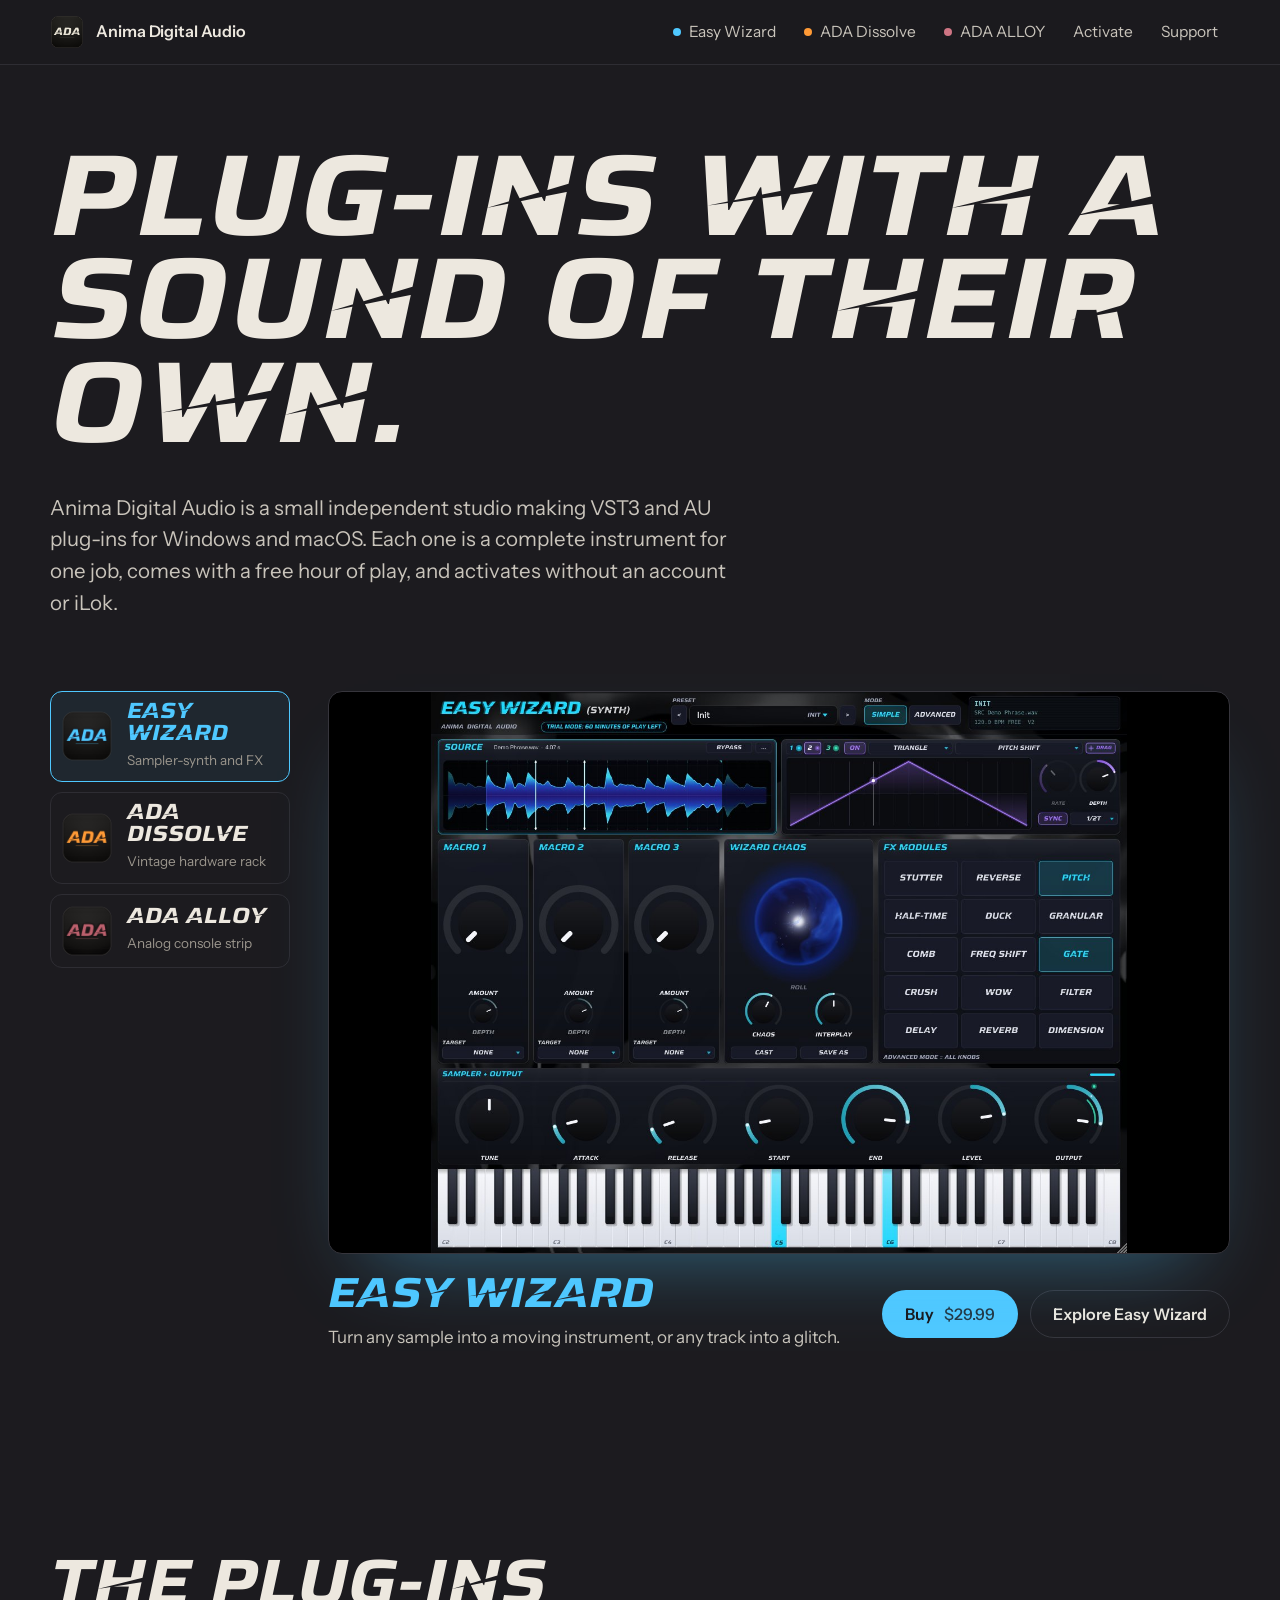
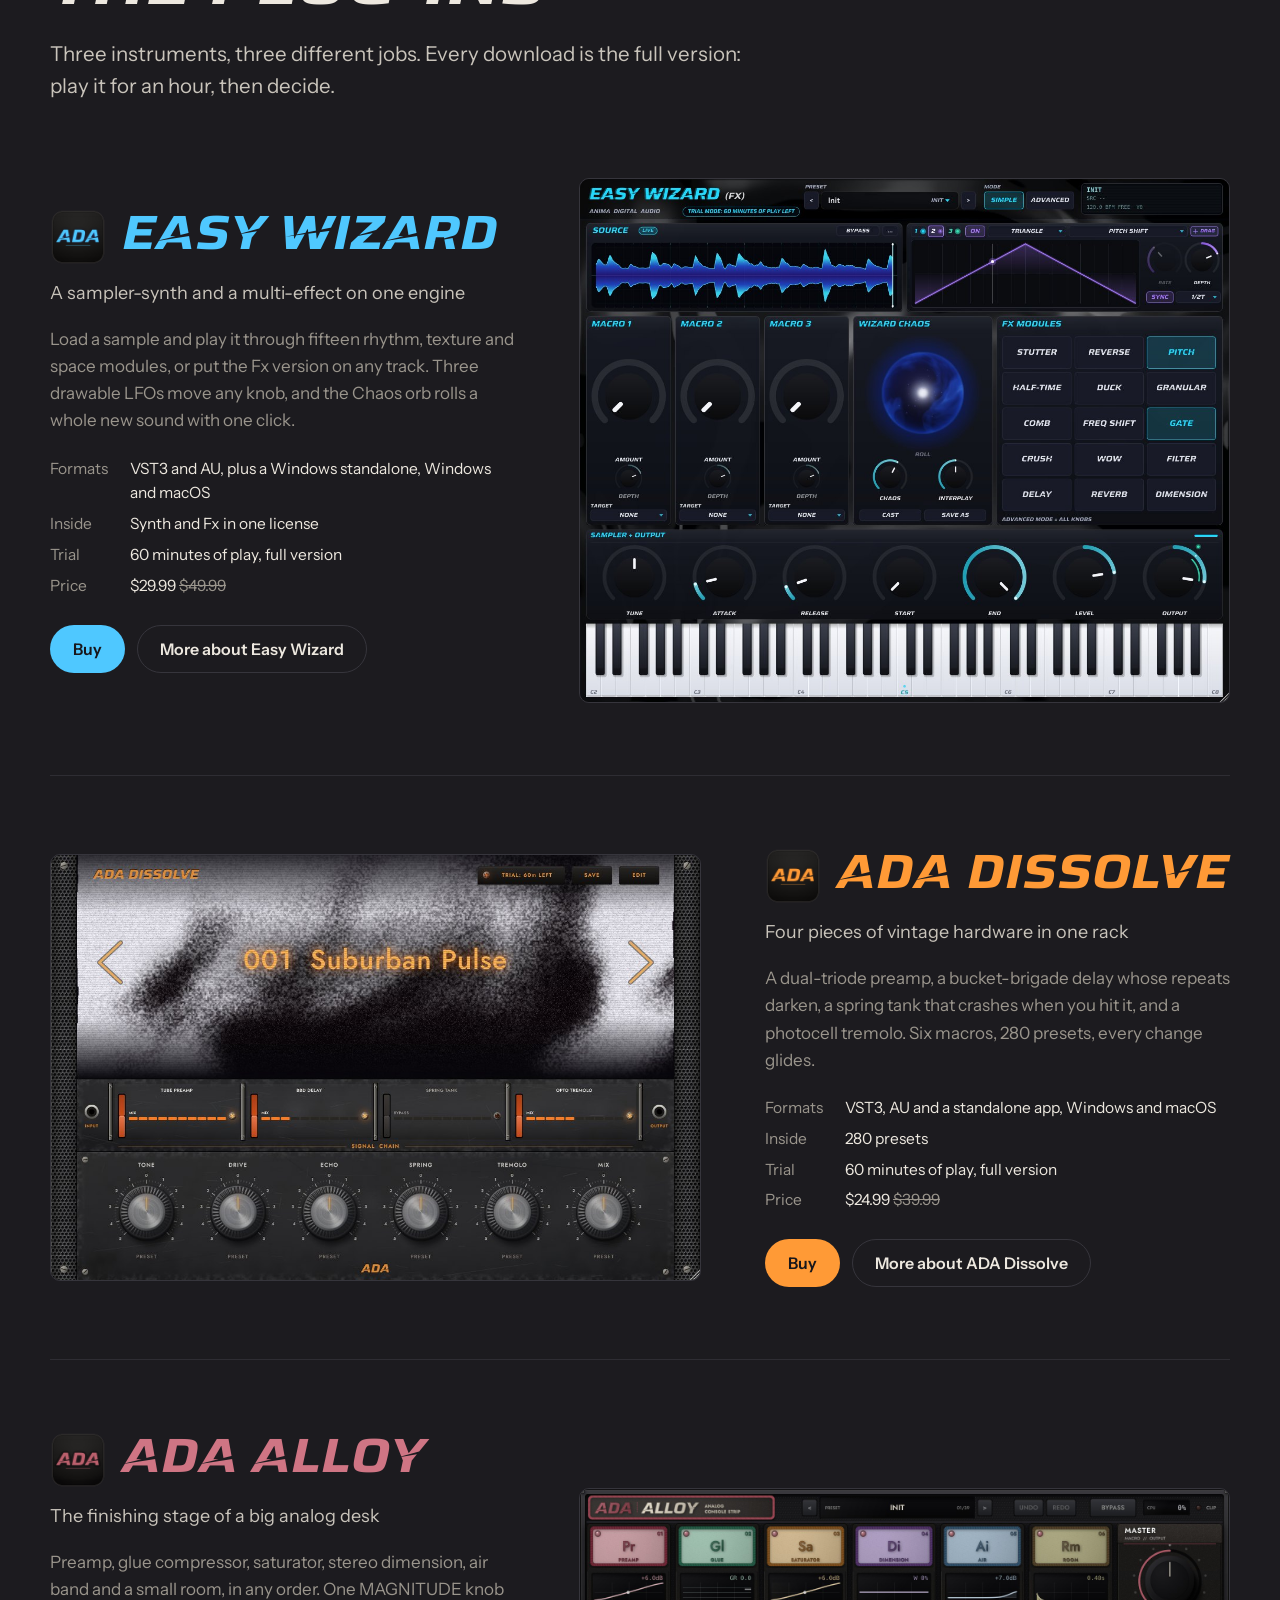
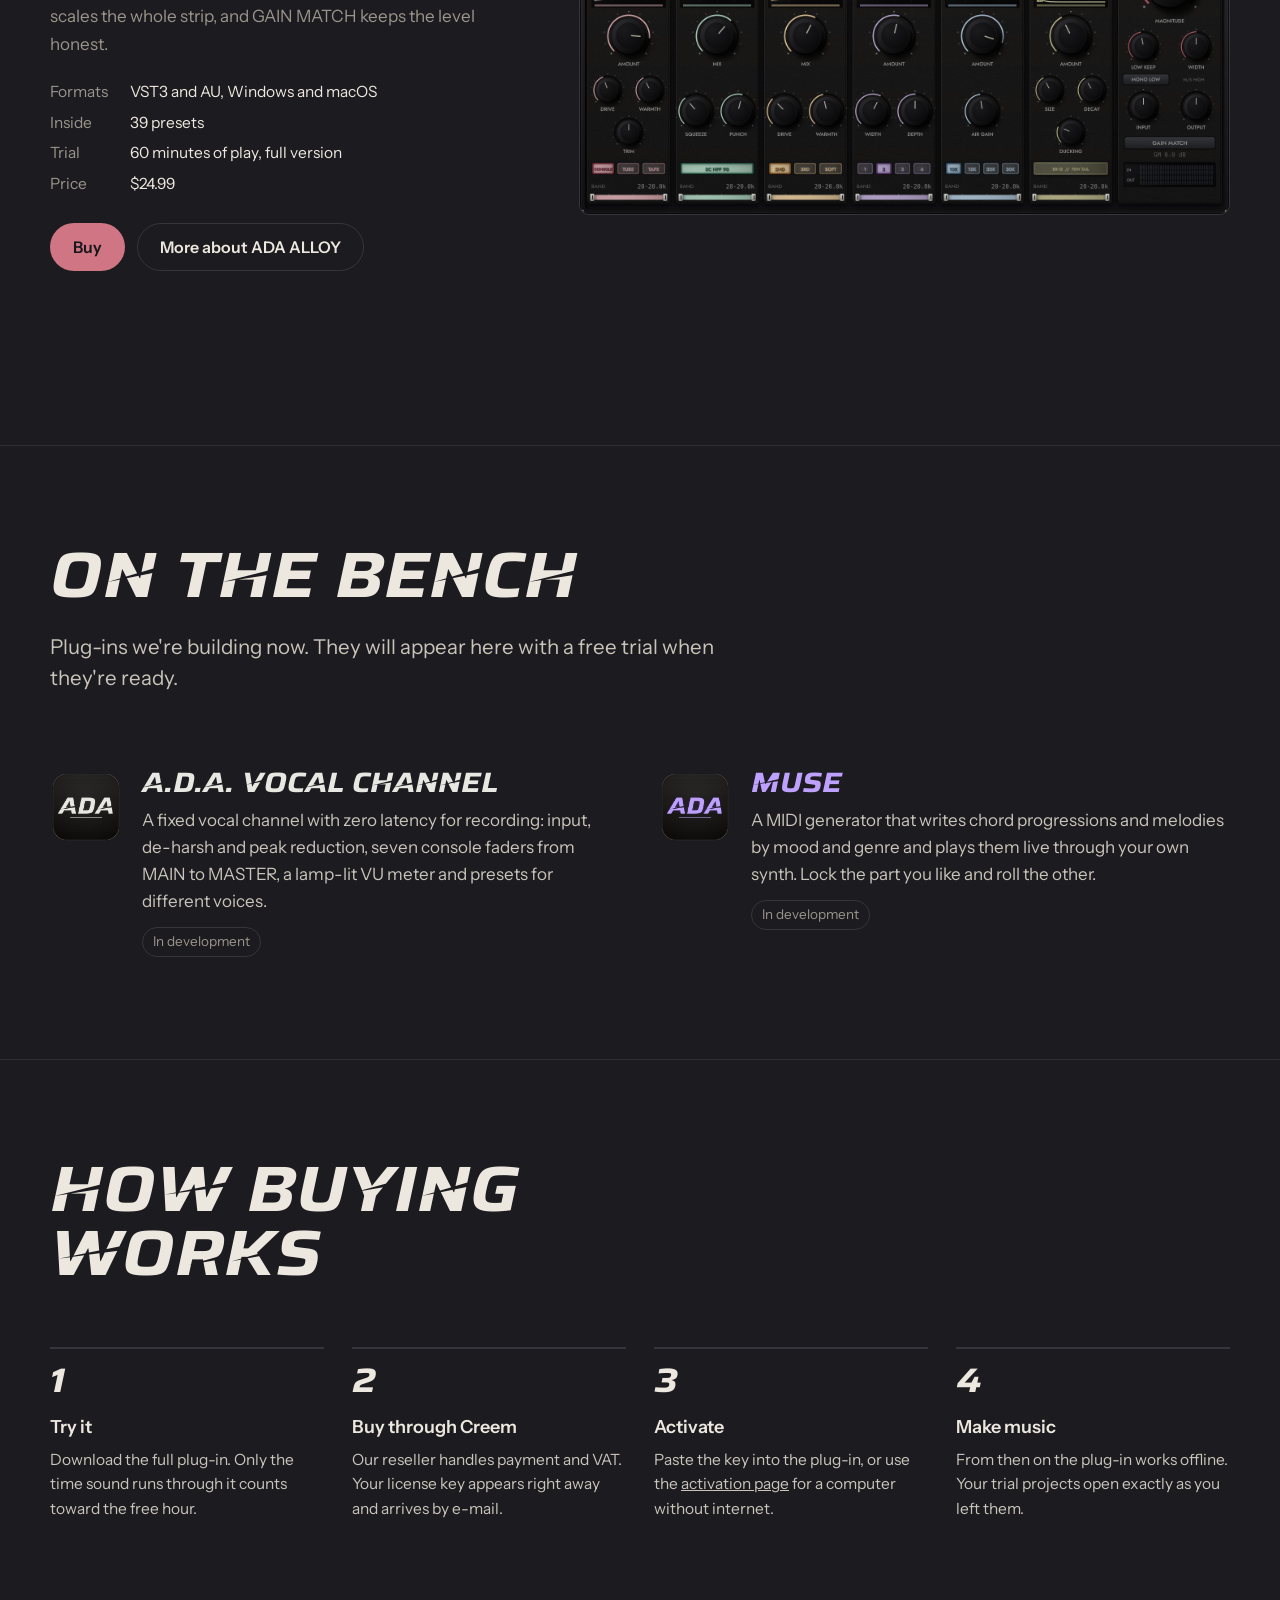
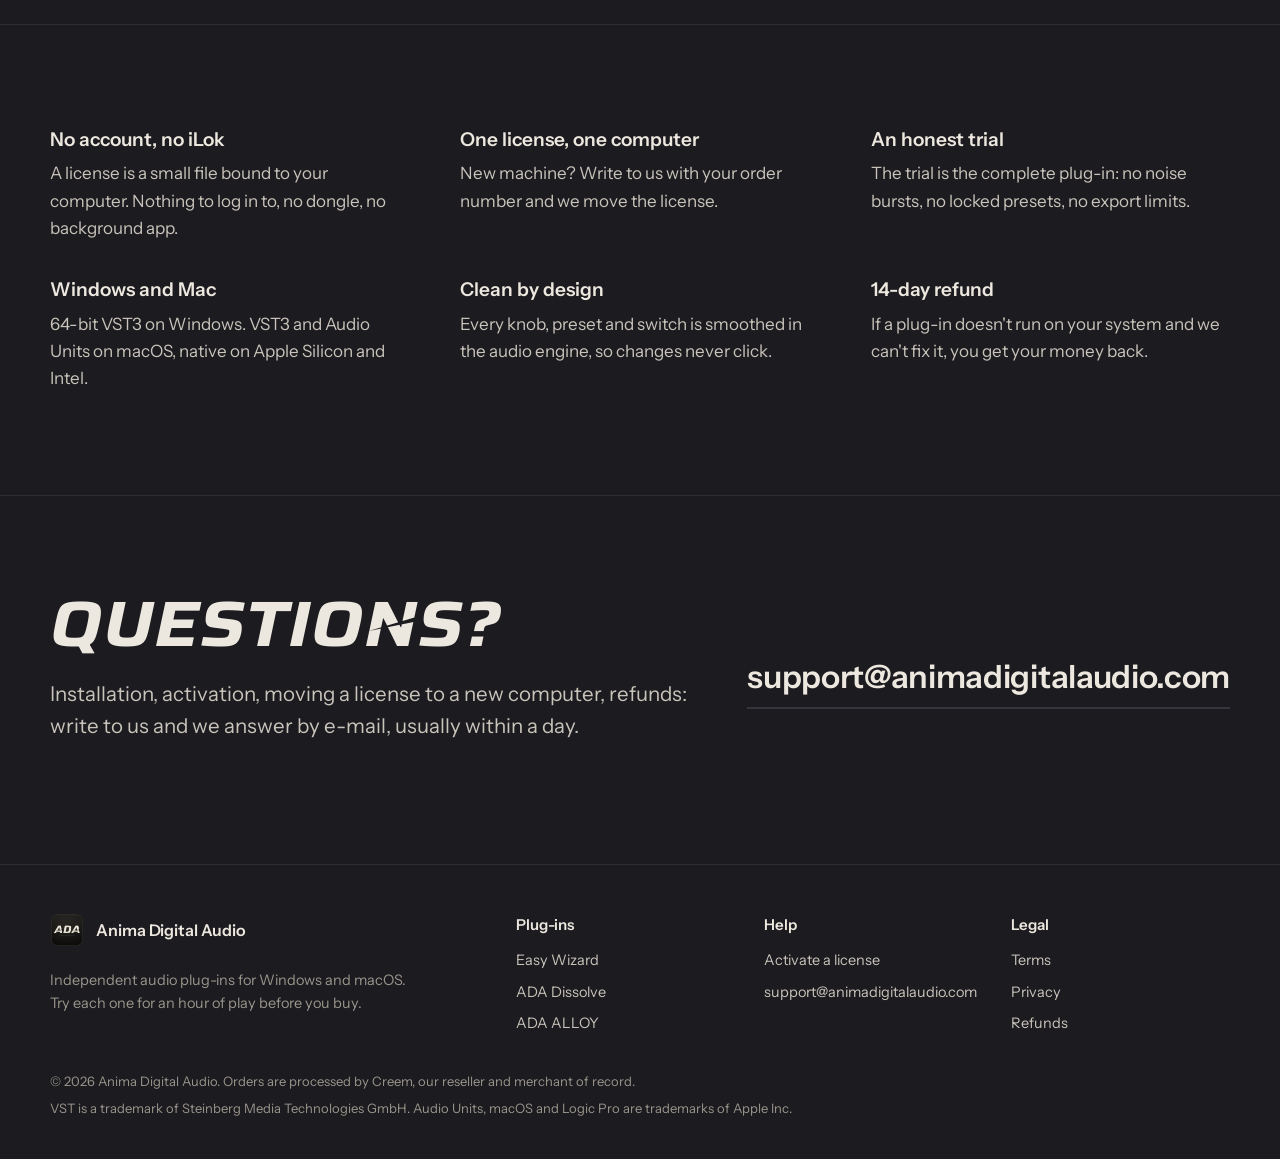
<file: index.html>
<!doctype html>
<html lang="en" class="no-js">
<head>
  <meta charset="utf-8">
  <meta name="viewport" content="width=device-width, initial-scale=1">
  <title>Anima Digital Audio — independent audio plug-ins</title>
  <meta name="description" content="Easy Wizard, ADA Dissolve and ADA ALLOY: VST3 and AU plug-ins for Windows and macOS. Free 60-minute trial, no account, no iLok.">
  <meta name="theme-color" content="#1c1b1f">
  <meta property="og:type" content="website">
  <meta property="og:title" content="Anima Digital Audio — independent audio plug-ins">
  <meta property="og:description" content="Easy Wizard, ADA Dissolve and ADA ALLOY: VST3 and AU plug-ins for Windows and macOS. Free 60-minute trial, no account, no iLok.">
  <meta property="og:image" content="https://animadigitalaudio.com/assets/covers/easy-wizard-cover-wide.jpg">
  <meta property="og:url" content="https://animadigitalaudio.com/">
  <meta name="twitter:card" content="summary_large_image">
  <link rel="icon" type="image/png" href="assets/favicon-studio.png">
  <link rel="apple-touch-icon" href="assets/apple-touch-icon-studio.png">
  <link rel="preconnect" href="https://fonts.googleapis.com">
  <link rel="preconnect" href="https://fonts.gstatic.com" crossorigin>
  <link href="https://fonts.googleapis.com/css2?family=Instrument+Sans:wght@400;500;600&display=swap" rel="stylesheet">
  <link rel="stylesheet" href="style.css">
  <script src="script.js" defer></script>
</head>
<body>
<a class="skip" href="#main">Skip to content</a>
<header class="top">
  <div class="wrap top__in">
    <a class="brand" href="index.html"><img src="assets/ada-studio.png" alt="" width="34" height="34"><span>Anima Digital Audio</span></a>
    <button class="menu-toggle" type="button" aria-expanded="false" aria-controls="menu">Menu</button>
    <nav class="menu" id="menu" aria-label="Main">
      <a class="plugin-link" href="easy-wizard.html" style="--c: var(--ew)"><i></i>Easy Wizard</a> <a class="plugin-link" href="dissolve.html" style="--c: var(--dissolve)"><i></i>ADA Dissolve</a> <a class="plugin-link" href="alloy.html" style="--c: var(--alloy)"><i></i>ADA ALLOY</a>
      <a href="activate.html">Activate</a>
      <a href="index.html#support">Support</a>
    </nav>
  </div>
</header>

<main id="main">
  <section class="home-hero">
    <div class="wrap">
      <h1 class="h-xl home-hero__title">Plug-ins with a sound of their own.</h1>
      <p class="lede home-hero__intro">Anima Digital Audio is a small independent studio making VST3 and AU plug-ins for Windows and macOS. Each one is a complete instrument for one job, comes with a free hour of play, and activates without an account or iLok.</p>

      <div class="lineup">
        <div class="lineup__tabs" role="tablist" aria-label="Plug-ins"><button class="plate-tab" type="button" role="tab" data-key="easywizard" style="--c: var(--ew)" aria-controls="stage"><img src="assets/ada-easy-wizard.png" alt="" width="52" height="52"><span><b>Easy Wizard</b><small>Sampler-synth and FX</small></span></button><button class="plate-tab" type="button" role="tab" data-key="dissolve" style="--c: var(--dissolve)" aria-controls="stage"><img src="assets/ada-dissolve.png" alt="" width="52" height="52"><span><b>ADA Dissolve</b><small>Vintage hardware rack</small></span></button><button class="plate-tab" type="button" role="tab" data-key="alloy" style="--c: var(--alloy)" aria-controls="stage"><img src="assets/ada-alloy.png" alt="" width="52" height="52"><span><b>ADA ALLOY</b><small>Analog console strip</small></span></button></div>
        <div class="stage" id="stage" role="tabpanel">
          <div class="stage__frame"><img data-key="easywizard" src="assets/ui-synth.jpg" alt="Easy Wizard (Synth) interface" width="1240" height="1000"><img data-key="dissolve" src="assets/ui-dissolve.jpg" alt="ADA Dissolve interface" width="1100" height="720" loading="lazy"><img data-key="alloy" src="assets/ui-alloy.jpg" alt="ADA ALLOY interface" width="1600" height="800" loading="lazy"></div>
          
        <div class="stage__panel" data-of="easywizard" hidden>
          <div class="stage__bar">
            <div><div class="stage__name">Easy Wizard</div><p class="stage__line">Turn any sample into a moving instrument, or any track into a glitch.</p></div>
            <div class="actions">
              <a class="btn btn--buy" data-checkout href="easy-wizard.html"><span data-label>Buy</span> <span class="price-tag" data-price></span></a>
              <a class="btn btn--line" href="easy-wizard.html">Explore Easy Wizard</a>
            </div>
          </div>
        </div>
        <div class="stage__panel" data-of="dissolve" hidden>
          <div class="stage__bar">
            <div><div class="stage__name">ADA Dissolve</div><p class="stage__line">Valve preamp, bucket-brigade echo, spring tank and opto tremolo.</p></div>
            <div class="actions">
              <a class="btn btn--buy" data-checkout href="dissolve.html"><span data-label>Buy</span> <span class="price-tag" data-price></span></a>
              <a class="btn btn--line" href="dissolve.html">Explore ADA Dissolve</a>
            </div>
          </div>
        </div>
        <div class="stage__panel" data-of="alloy" hidden>
          <div class="stage__bar">
            <div><div class="stage__name">ADA ALLOY</div><p class="stage__line">Six console modules that make a track denser and finished, not louder.</p></div>
            <div class="actions">
              <a class="btn btn--buy" data-checkout href="alloy.html"><span data-label>Buy</span> <span class="price-tag" data-price></span></a>
              <a class="btn btn--line" href="alloy.html">Explore ADA ALLOY</a>
            </div>
          </div>
        </div>
        </div>
      </div>
    </div>
  </section>

  <section class="section" id="plugins">
    <div class="wrap">
      <div class="section__head">
        <h2 class="h-l">The plug-ins</h2>
        <p class="lede">Three instruments, three different jobs. Every download is the full version: play it for an hour, then decide.</p>
      </div>
      
    <article class="plugin-row" data-of="easywizard" style="--c: var(--ew)">
      <div class="plugin-row__text">
        <div class="plugin-row__name"><img src="assets/ada-easy-wizard.png" alt="" width="56" height="56"><h3>Easy Wizard</h3></div>
        <p class="plugin-row__kind">A sampler-synth and a multi-effect on one engine</p>
        <p class="muted measure">Load a sample and play it through fifteen rhythm, texture and space modules, or put the Fx version on any track. Three drawable LFOs move any knob, and the Chaos orb rolls a whole new sound with one click.</p>
        <dl class="facts">
          <dt>Formats</dt><dd>VST3 and AU, plus a Windows standalone, Windows and macOS</dd>
          <dt>Inside</dt><dd>Synth and Fx in one license</dd>
          <dt>Trial</dt><dd>60 minutes of play, full version</dd>
          <dt>Price</dt><dd><span data-price></span> <span class="muted" data-price-old></span></dd>
        </dl>
        <div class="actions" style="--accent: var(--ew)">
          <a class="btn btn--buy" data-checkout href="easy-wizard.html"><span data-label>Buy</span></a>
          <a class="btn btn--line" href="easy-wizard.html">More about Easy Wizard</a>
        </div>
      </div>
      <a href="easy-wizard.html" tabindex="-1" aria-hidden="true"><img class="shot" src="assets/ui-fx.jpg" alt="" width="1240" height="1000" loading="lazy"></a>
    </article>
    <article class="plugin-row" data-of="dissolve" style="--c: var(--dissolve)">
      <div class="plugin-row__text">
        <div class="plugin-row__name"><img src="assets/ada-dissolve.png" alt="" width="56" height="56"><h3>ADA Dissolve</h3></div>
        <p class="plugin-row__kind">Four pieces of vintage hardware in one rack</p>
        <p class="muted measure">A dual-triode preamp, a bucket-brigade delay whose repeats darken, a spring tank that crashes when you hit it, and a photocell tremolo. Six macros, 280 presets, every change glides.</p>
        <dl class="facts">
          <dt>Formats</dt><dd>VST3, AU and a standalone app, Windows and macOS</dd>
          <dt>Inside</dt><dd>280 presets</dd>
          <dt>Trial</dt><dd>60 minutes of play, full version</dd>
          <dt>Price</dt><dd><span data-price></span> <span class="muted" data-price-old></span></dd>
        </dl>
        <div class="actions" style="--accent: var(--dissolve)">
          <a class="btn btn--buy" data-checkout href="dissolve.html"><span data-label>Buy</span></a>
          <a class="btn btn--line" href="dissolve.html">More about ADA Dissolve</a>
        </div>
      </div>
      <a href="dissolve.html" tabindex="-1" aria-hidden="true"><img class="shot" src="assets/ui-dissolve.jpg" alt="" width="1100" height="720" loading="lazy"></a>
    </article>
    <article class="plugin-row" data-of="alloy" style="--c: var(--alloy)">
      <div class="plugin-row__text">
        <div class="plugin-row__name"><img src="assets/ada-alloy.png" alt="" width="56" height="56"><h3>ADA ALLOY</h3></div>
        <p class="plugin-row__kind">The finishing stage of a big analog desk</p>
        <p class="muted measure">Preamp, glue compressor, saturator, stereo dimension, air band and a small room, in any order. One MAGNITUDE knob scales the whole strip, and GAIN MATCH keeps the level honest.</p>
        <dl class="facts">
          <dt>Formats</dt><dd>VST3 and AU, Windows and macOS</dd>
          <dt>Inside</dt><dd>39 presets</dd>
          <dt>Trial</dt><dd>60 minutes of play, full version</dd>
          <dt>Price</dt><dd><span data-price></span> <span class="muted" data-price-old></span></dd>
        </dl>
        <div class="actions" style="--accent: var(--alloy)">
          <a class="btn btn--buy" data-checkout href="alloy.html"><span data-label>Buy</span></a>
          <a class="btn btn--line" href="alloy.html">More about ADA ALLOY</a>
        </div>
      </div>
      <a href="alloy.html" tabindex="-1" aria-hidden="true"><img class="shot" src="assets/ui-alloy.jpg" alt="" width="1600" height="800" loading="lazy"></a>
    </article>
    </div>
  </section>

  <section class="section">
    <div class="wrap">
      <div class="section__head">
        <h2 class="h-l">On the bench</h2>
        <p class="lede">Plug-ins we're building now. They will appear here with a free trial when they're ready.</p>
      </div>
      <div class="bench">
        <div class="bench__item" style="--c: var(--vocal)">
          <img src="assets/ada-vocal-channel.png" alt="" width="72" height="72">
          <div><h3>A.D.A. Vocal Channel</h3><p>A fixed vocal channel with zero latency for recording: input, de-harsh and peak reduction, seven console faders from MAIN to MASTER, a lamp-lit VU meter and presets for different voices.</p><span class="bench__state">In development</span></div>
        </div>
        <div class="bench__item" style="--c: var(--muse)">
          <img src="assets/ada-muse.png" alt="" width="72" height="72">
          <div><h3>muse</h3><p>A MIDI generator that writes chord progressions and melodies by mood and genre and plays them live through your own synth. Lock the part you like and roll the other.</p><span class="bench__state">In development</span></div>
        </div>
      </div>
    </div>
  </section>

  <section class="section">
    <div class="wrap">
      <div class="section__head">
        <h2 class="h-l">How buying works</h2>
      </div>
      <ol class="steps" style="--accent: var(--bone)">
        <li><h3>Try it</h3><p>Download the full plug-in. Only the time sound runs through it counts toward the free hour.</p></li>
        <li><h3>Buy through Creem</h3><p>Our reseller handles payment and VAT. Your license key appears right away and arrives by e-mail.</p></li>
        <li><h3>Activate</h3><p>Paste the key into the plug-in, or use the <a href="activate.html">activation page</a> for a computer without internet.</p></li>
        <li><h3>Make music</h3><p>From then on the plug-in works offline. Your trial projects open exactly as you left them.</p></li>
      </ol>
    </div>
  </section>

  <section class="section">
    <div class="wrap">
      <div class="promises">
        <div><h3 class="h-s">No account, no iLok</h3><p>A license is a small file bound to your computer. Nothing to log in to, no dongle, no background app.</p></div>
        <div><h3 class="h-s">One license, one computer</h3><p>New machine? Write to us with your order number and we move the license.</p></div>
        <div><h3 class="h-s">An honest trial</h3><p>The trial is the complete plug-in: no noise bursts, no locked presets, no export limits.</p></div>
        <div><h3 class="h-s">Windows and Mac</h3><p>64-bit VST3 on Windows. VST3 and Audio Units on macOS, native on Apple Silicon and Intel.</p></div>
        <div><h3 class="h-s">Clean by design</h3><p>Every knob, preset and switch is smoothed in the audio engine, so changes never click.</p></div>
        <div><h3 class="h-s">14-day refund</h3><p>If a plug-in doesn't run on your system and we can't fix it, you get your money back.</p></div>
      </div>
    </div>
  </section>

  <section class="section" id="support">
  <div class="wrap support">
    <div>
      <h2 class="h-l" style="margin-bottom: 16px">Questions?</h2>
      <p class="lede">Installation, activation, moving a license to a new computer, refunds: write to us and we answer by e-mail, usually within a day.</p>
    </div>
    <a class="mail" data-email href="mailto:support@animadigitalaudio.com">support@animadigitalaudio.com</a>
  </div>
</section>

</main>
<footer class="foot">
  <div class="wrap">
    <div class="foot__grid">
      <div>
        <a class="brand" href="index.html"><img src="assets/ada-studio.png" alt="" width="34" height="34" loading="lazy"><span style="color: var(--bone)">Anima Digital Audio</span></a>
        <p style="margin-top: 14px; max-width: 26em">Independent audio plug-ins for Windows and macOS. Try each one for an hour of play before you buy.</p>
      </div>
      <div><h4>Plug-ins</h4><ul><li><a href="easy-wizard.html">Easy Wizard</a></li><li><a href="dissolve.html">ADA Dissolve</a></li><li><a href="alloy.html">ADA ALLOY</a></li></ul></div>
      <div><h4>Help</h4><ul><li><a href="activate.html">Activate a license</a></li><li><a data-email href="mailto:support@animadigitalaudio.com">support@animadigitalaudio.com</a></li></ul></div>
      <div><h4>Legal</h4><ul><li><a href="terms.html">Terms</a></li><li><a href="privacy.html">Privacy</a></li><li><a href="refund.html">Refunds</a></li></ul></div>
    </div>
    <div class="foot__legal">
      <p style="margin:0">© 2026 Anima Digital Audio. Orders are processed by Creem, our reseller and merchant of record.</p>
      <p style="margin:0">VST is a trademark of Steinberg Media Technologies GmbH. Audio Units, macOS and Logic Pro are trademarks of Apple Inc.</p>
    </div>
  </div>
</footer>
<div class="toast" role="status" aria-live="polite"></div>
</body>
</html>
</file>
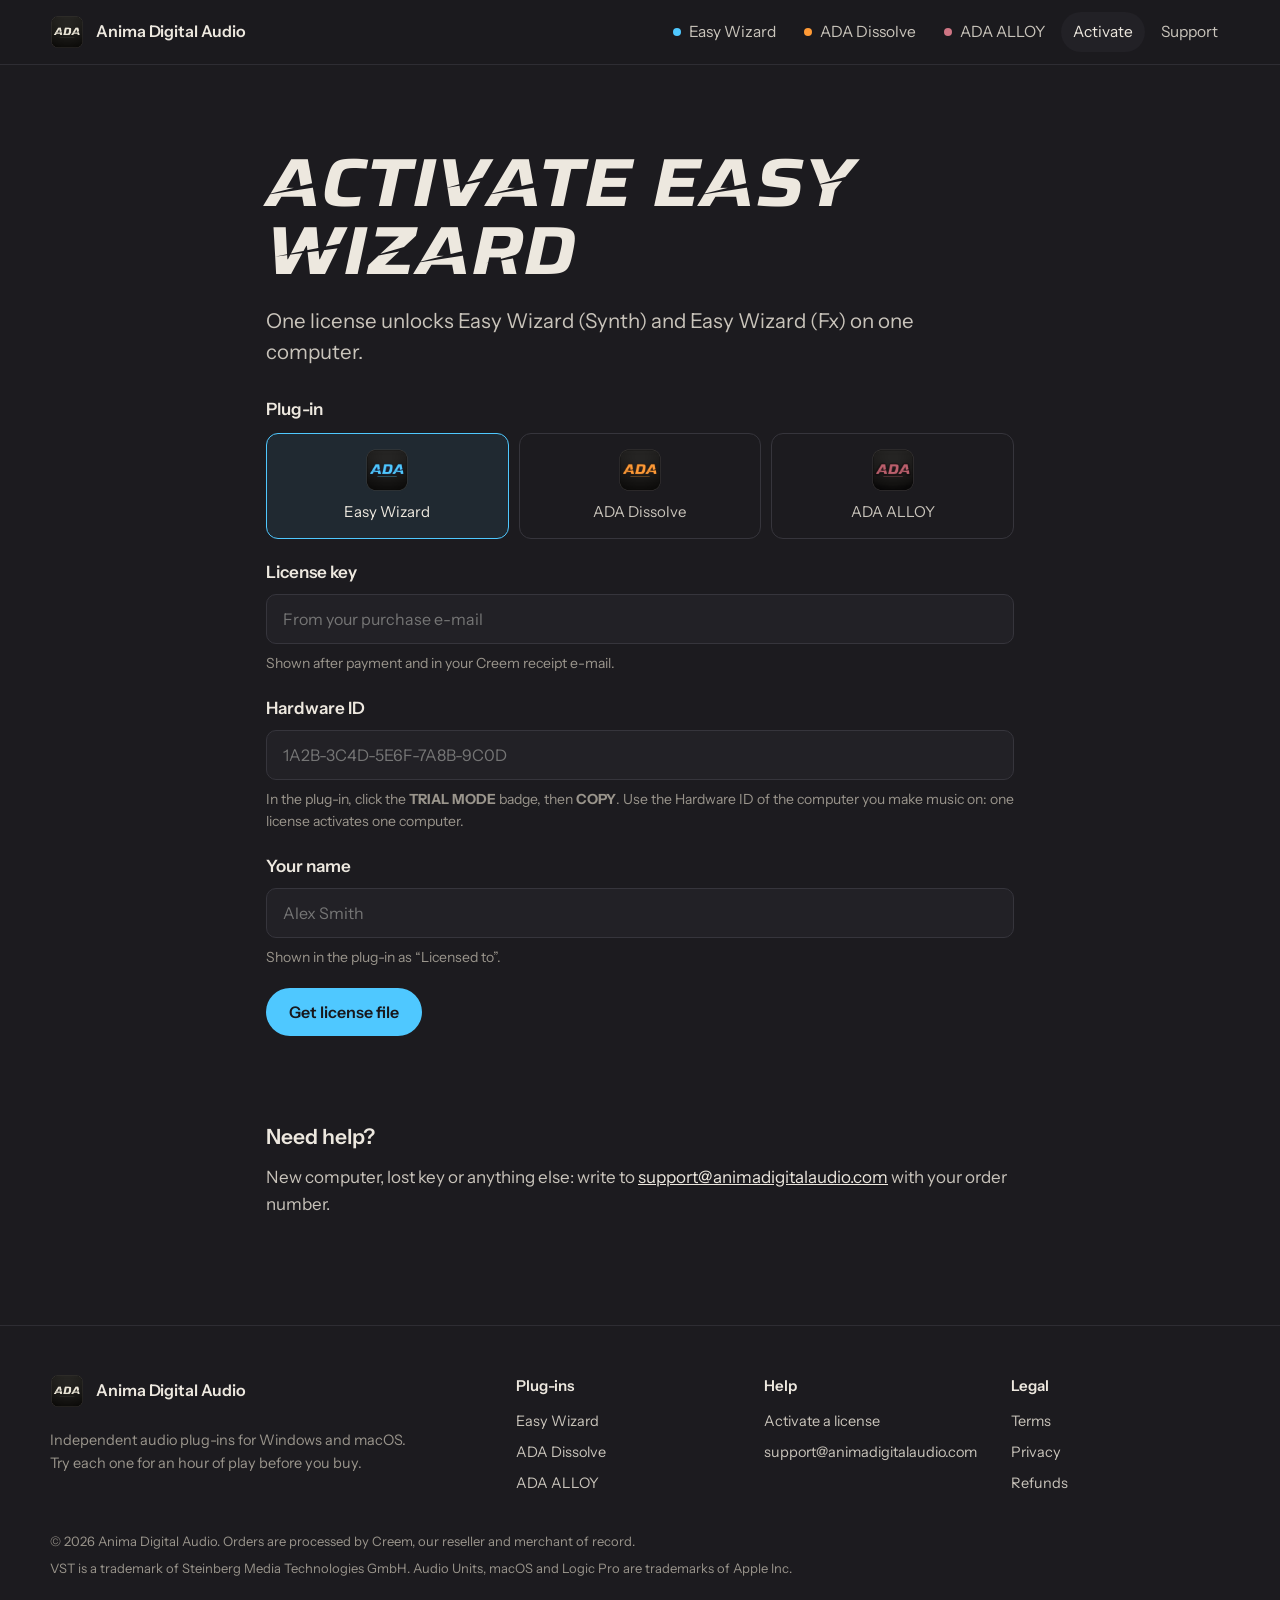
<file: activate.html>
<!doctype html>
<html lang="en" class="no-js">
<head>
  <meta charset="utf-8">
  <meta name="viewport" content="width=device-width, initial-scale=1">
  <title>Activate your license — Anima Digital Audio</title>
  <meta name="description" content="Activate Easy Wizard, ADA Dissolve or ADA ALLOY: enter your license key and Hardware ID to get license.lic.">
  <meta name="theme-color" content="#1c1b1f">
  <meta name="robots" content="noindex">
  <meta property="og:type" content="website">
  <meta property="og:title" content="Activate your license — Anima Digital Audio">
  <meta property="og:description" content="Activate Easy Wizard, ADA Dissolve or ADA ALLOY: enter your license key and Hardware ID to get license.lic.">
  <meta property="og:image" content="https://animadigitalaudio.com/assets/covers/easy-wizard-cover-wide.jpg">
  <meta property="og:url" content="https://animadigitalaudio.com/">
  <meta name="twitter:card" content="summary_large_image">
  <link rel="icon" type="image/png" href="assets/favicon-studio.png">
  <link rel="apple-touch-icon" href="assets/apple-touch-icon-studio.png">
  <link rel="preconnect" href="https://fonts.googleapis.com">
  <link rel="preconnect" href="https://fonts.gstatic.com" crossorigin>
  <link href="https://fonts.googleapis.com/css2?family=Instrument+Sans:wght@400;500;600&display=swap" rel="stylesheet">
  <link rel="stylesheet" href="style.css">
  <script src="script.js" defer></script>
</head>
<body data-product="">
<a class="skip" href="#main">Skip to content</a>
<header class="top">
  <div class="wrap top__in">
    <a class="brand" href="index.html"><img src="assets/ada-studio.png" alt="" width="34" height="34"><span>Anima Digital Audio</span></a>
    <button class="menu-toggle" type="button" aria-expanded="false" aria-controls="menu">Menu</button>
    <nav class="menu" id="menu" aria-label="Main">
      <a class="plugin-link" href="easy-wizard.html" style="--c: var(--ew)"><i></i>Easy Wizard</a> <a class="plugin-link" href="dissolve.html" style="--c: var(--dissolve)"><i></i>ADA Dissolve</a> <a class="plugin-link" href="alloy.html" style="--c: var(--alloy)"><i></i>ADA ALLOY</a>
      <a href="activate.html" aria-current="page">Activate</a>
      <a href="index.html#support">Support</a>
    </nav>
  </div>
</header>

<main id="main" class="doc">
  <div class="wrap doc__in">
    <h1>Activate <span data-act-product>Easy Wizard</span></h1>
    <p class="lede" data-act-sub>One license unlocks Easy Wizard (Synth) and Easy Wizard (Fx) on one computer.</p>
    <form class="act" id="act" novalidate>
      <fieldset><legend>Plug-in</legend><label class="act__pick" style="--c: var(--ew)"><input type="radio" name="product" value="easywizard" checked><img src="assets/ada-easy-wizard.png" alt="" width="44" height="44">Easy Wizard</label><label class="act__pick" style="--c: var(--dissolve)"><input type="radio" name="product" value="dissolve"><img src="assets/ada-dissolve.png" alt="" width="44" height="44">ADA Dissolve</label><label class="act__pick" style="--c: var(--alloy)"><input type="radio" name="product" value="alloy"><img src="assets/ada-alloy.png" alt="" width="44" height="44">ADA ALLOY</label></fieldset>
      <label class="field">License key
        <input name="key" autocomplete="off" spellcheck="false" placeholder="From your purchase e-mail" required>
        <small>Shown after payment and in your Creem receipt e-mail.</small>
      </label>
      <label class="field">Hardware ID
        <input name="hwid" autocomplete="off" spellcheck="false" placeholder="1A2B-3C4D-5E6F-7A8B-9C0D" required>
        <small data-act-hwid></small>
      </label>
      <label class="field">Your name
        <input name="name" autocomplete="name" maxlength="80" placeholder="Alex Smith" required>
        <small>Shown in the plug-in as “Licensed to”.</small>
      </label>
      <div><button class="btn btn--buy" type="submit">Get license file</button></div>
      <p class="act__msg" role="status" aria-live="polite"></p>
    </form>
    <div class="act__done" id="act-done">
      <p><strong>Your license file is ready.</strong> If the download didn't start, <a id="act-again" href="#">download it again</a>.</p>
      <p data-act-next style="margin:0"></p>
    </div>
    <h2>Need help?</h2>
    <p>New computer, lost key or anything else: write to <a data-email href="mailto:support@animadigitalaudio.com">support@animadigitalaudio.com</a> with your order number.</p>
  </div>
</main>
<footer class="foot">
  <div class="wrap">
    <div class="foot__grid">
      <div>
        <a class="brand" href="index.html"><img src="assets/ada-studio.png" alt="" width="34" height="34" loading="lazy"><span style="color: var(--bone)">Anima Digital Audio</span></a>
        <p style="margin-top: 14px; max-width: 26em">Independent audio plug-ins for Windows and macOS. Try each one for an hour of play before you buy.</p>
      </div>
      <div><h4>Plug-ins</h4><ul><li><a href="easy-wizard.html">Easy Wizard</a></li><li><a href="dissolve.html">ADA Dissolve</a></li><li><a href="alloy.html">ADA ALLOY</a></li></ul></div>
      <div><h4>Help</h4><ul><li><a href="activate.html">Activate a license</a></li><li><a data-email href="mailto:support@animadigitalaudio.com">support@animadigitalaudio.com</a></li></ul></div>
      <div><h4>Legal</h4><ul><li><a href="terms.html">Terms</a></li><li><a href="privacy.html">Privacy</a></li><li><a href="refund.html">Refunds</a></li></ul></div>
    </div>
    <div class="foot__legal">
      <p style="margin:0">© 2026 Anima Digital Audio. Orders are processed by Creem, our reseller and merchant of record.</p>
      <p style="margin:0">VST is a trademark of Steinberg Media Technologies GmbH. Audio Units, macOS and Logic Pro are trademarks of Apple Inc.</p>
    </div>
  </div>
</footer>
<div class="toast" role="status" aria-live="polite"></div>
</body>
</html>
</file>
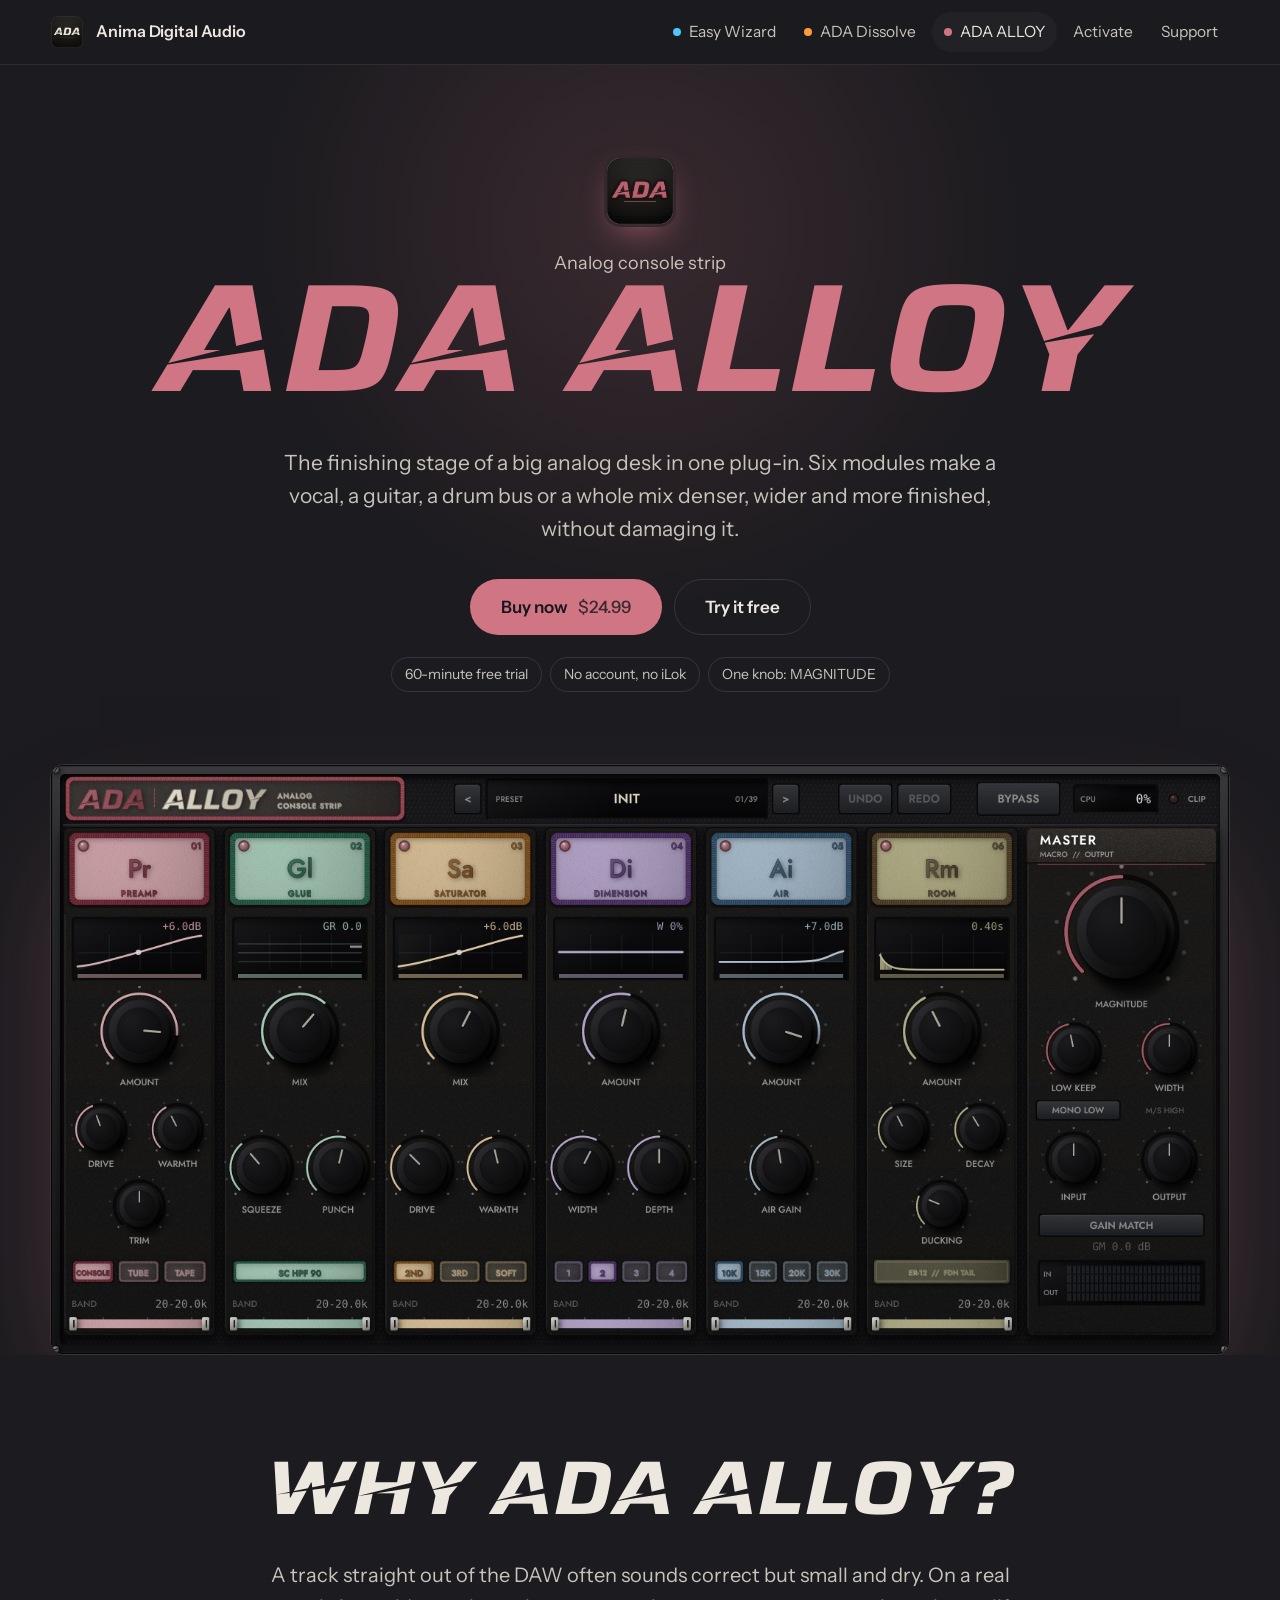
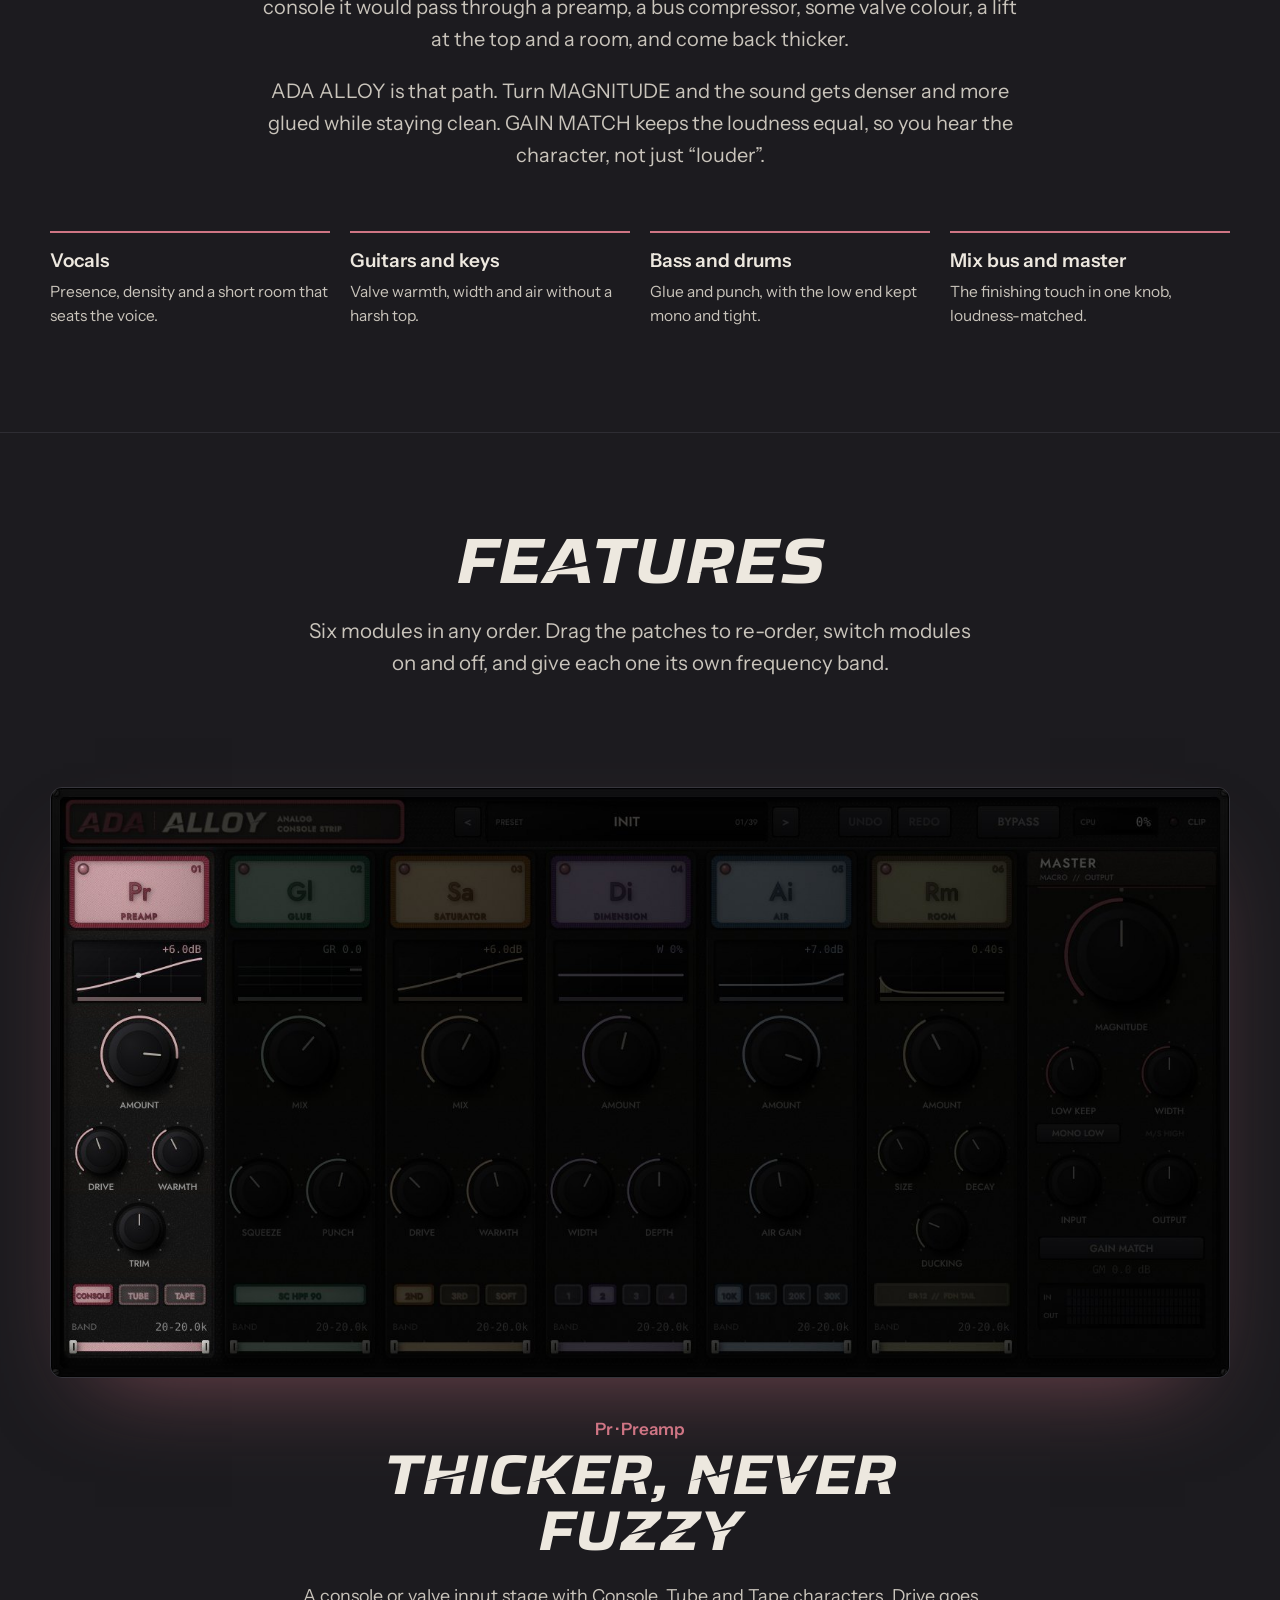
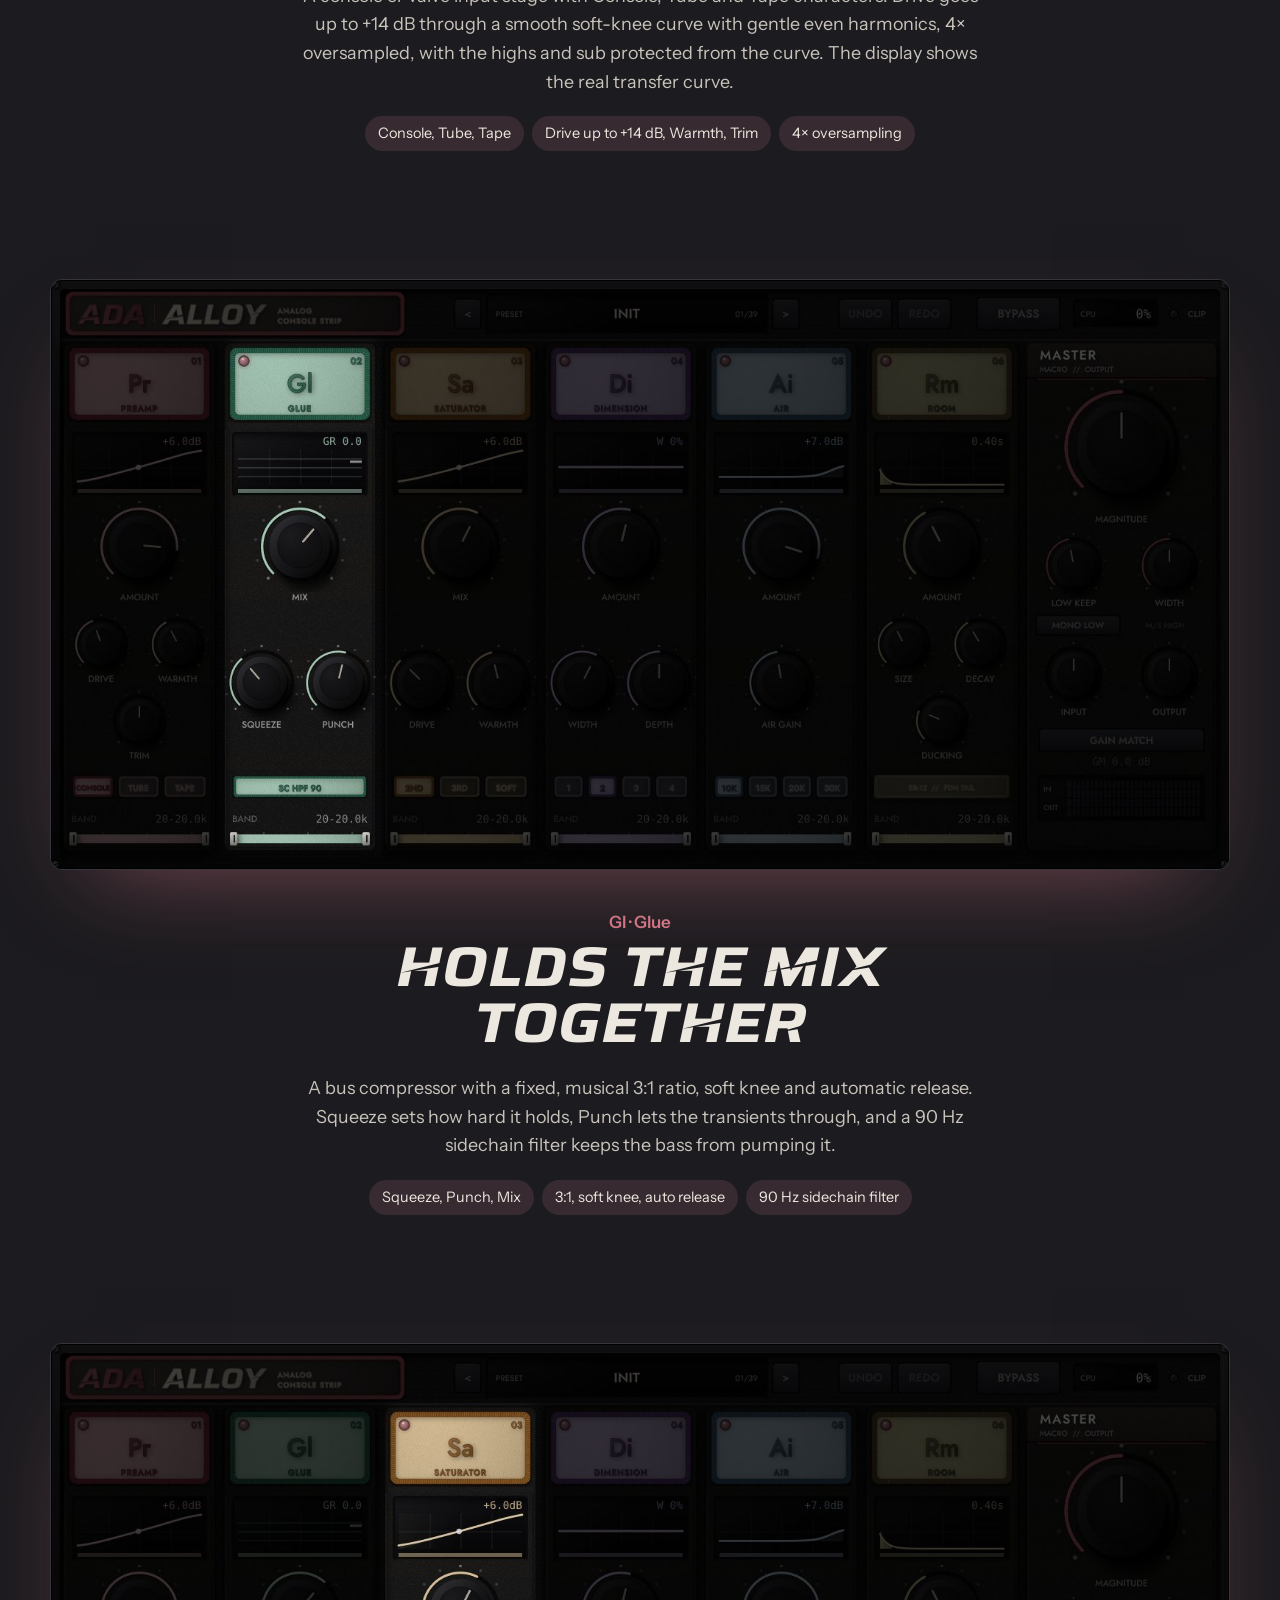
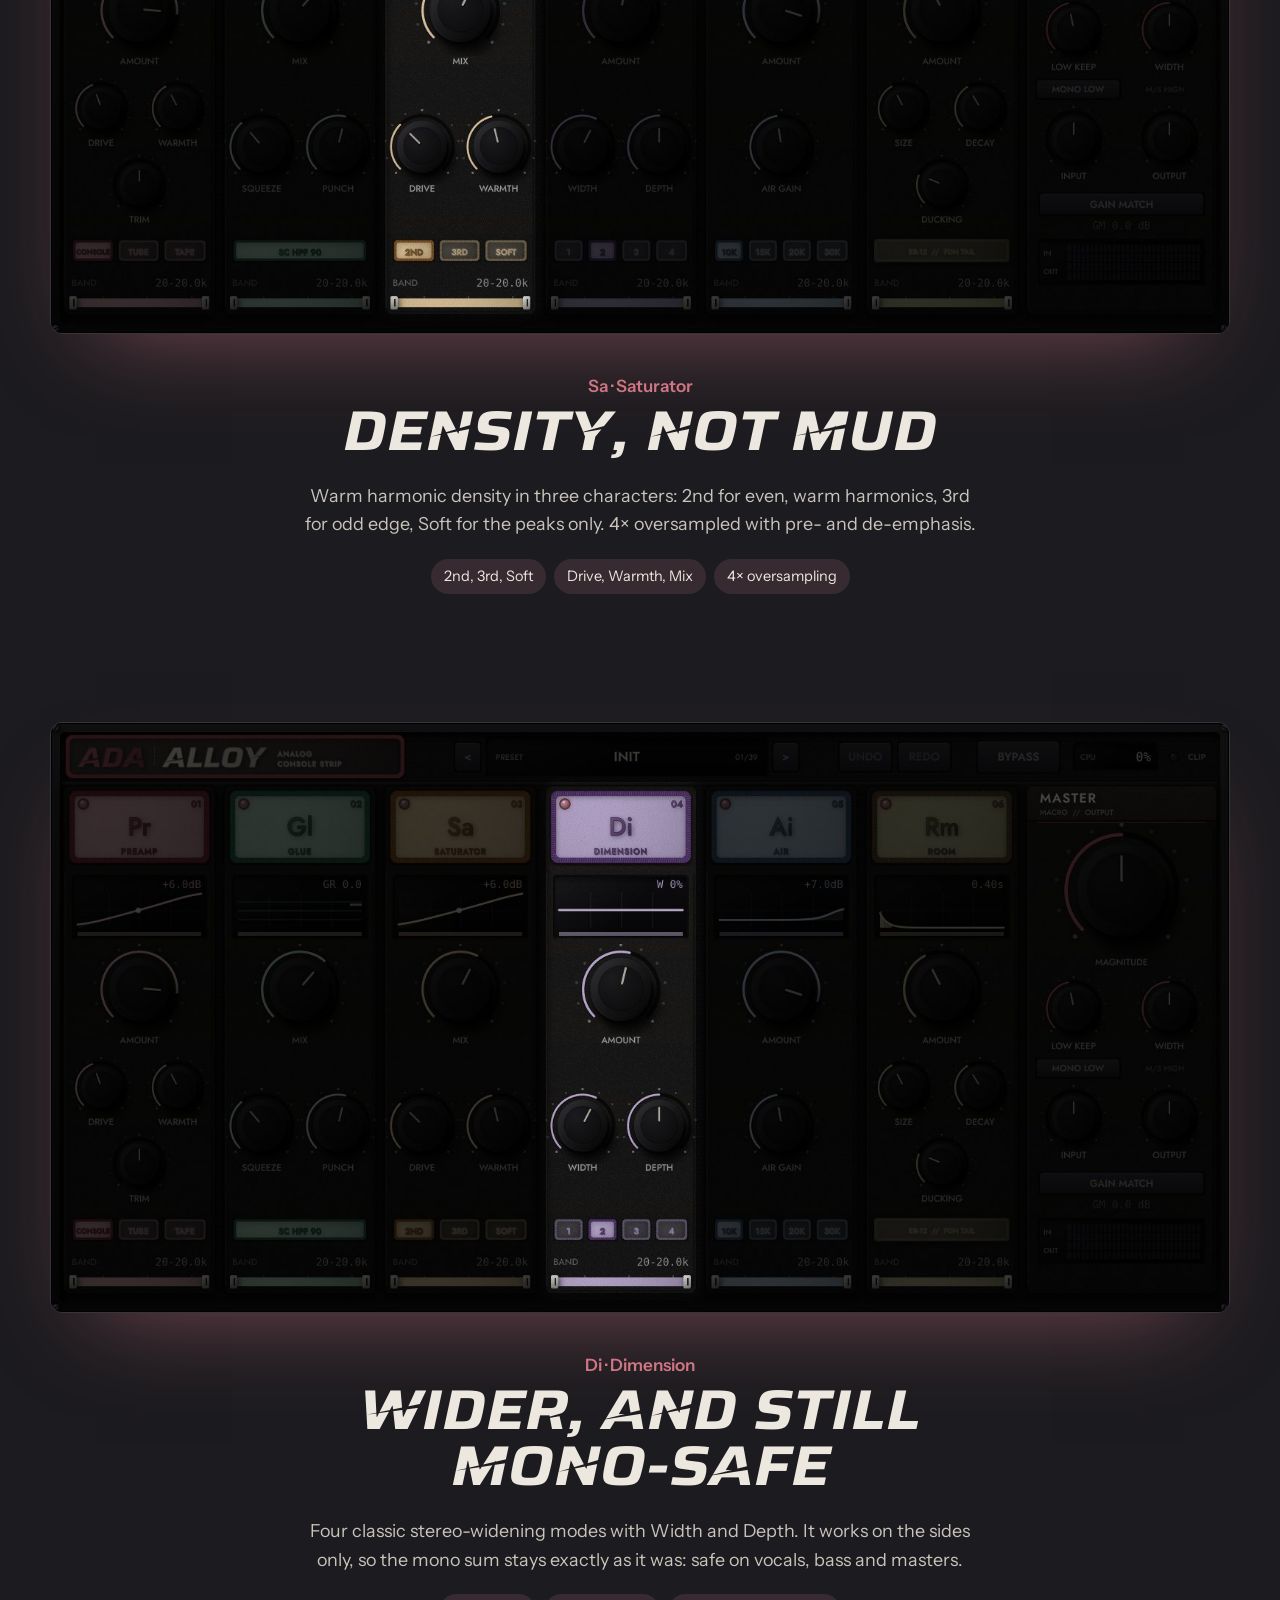
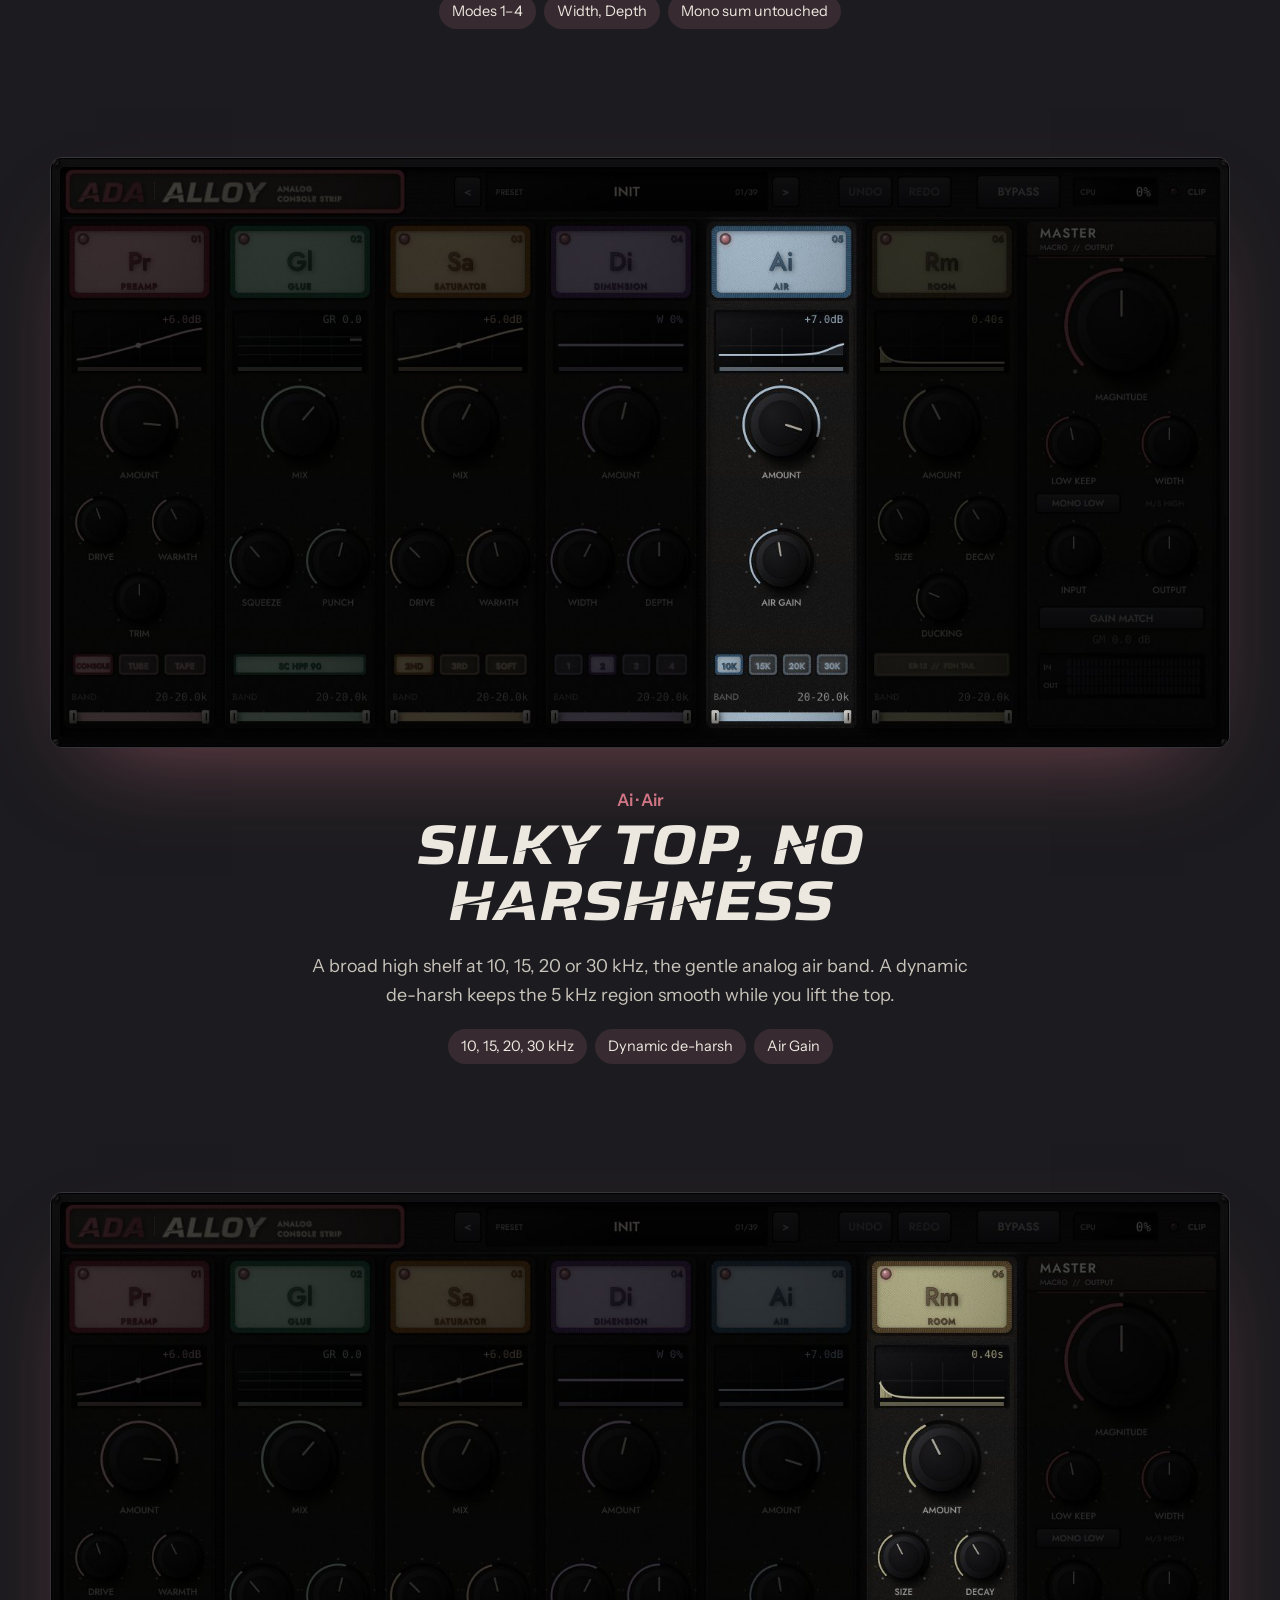
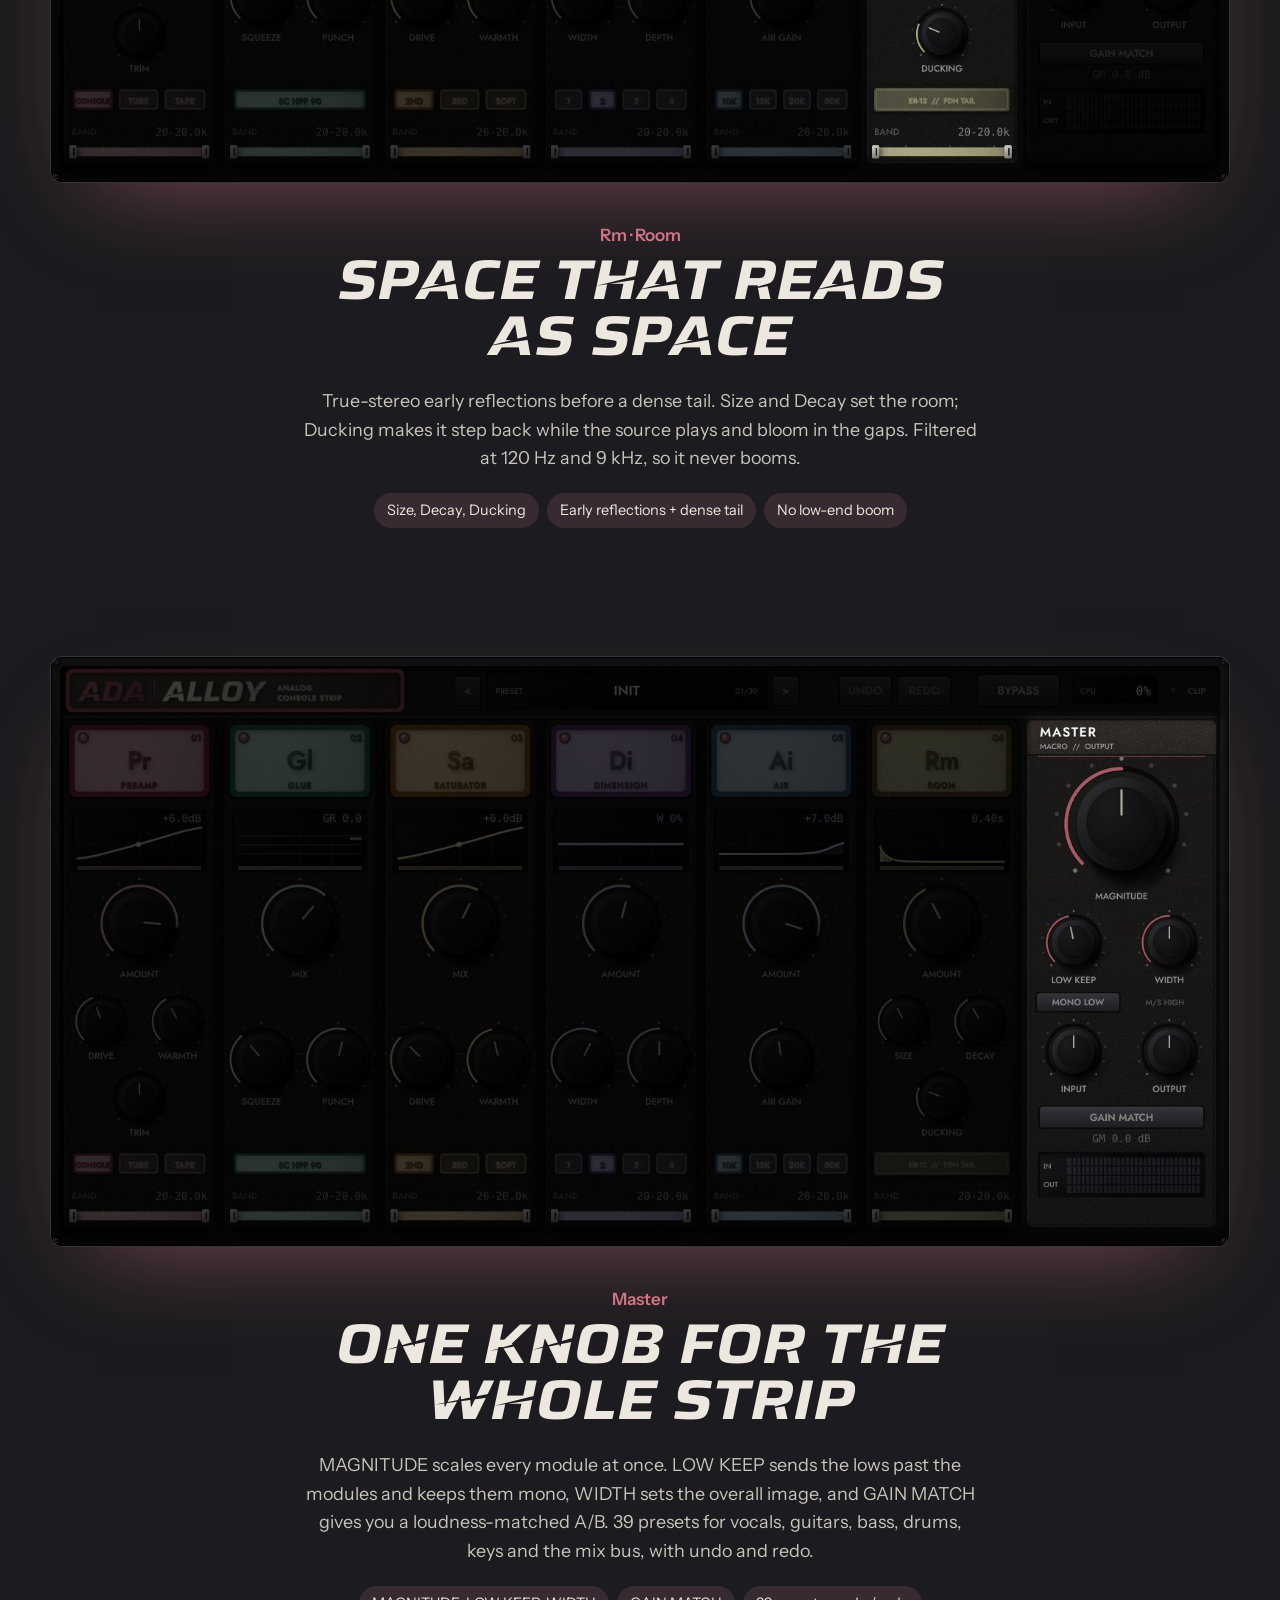
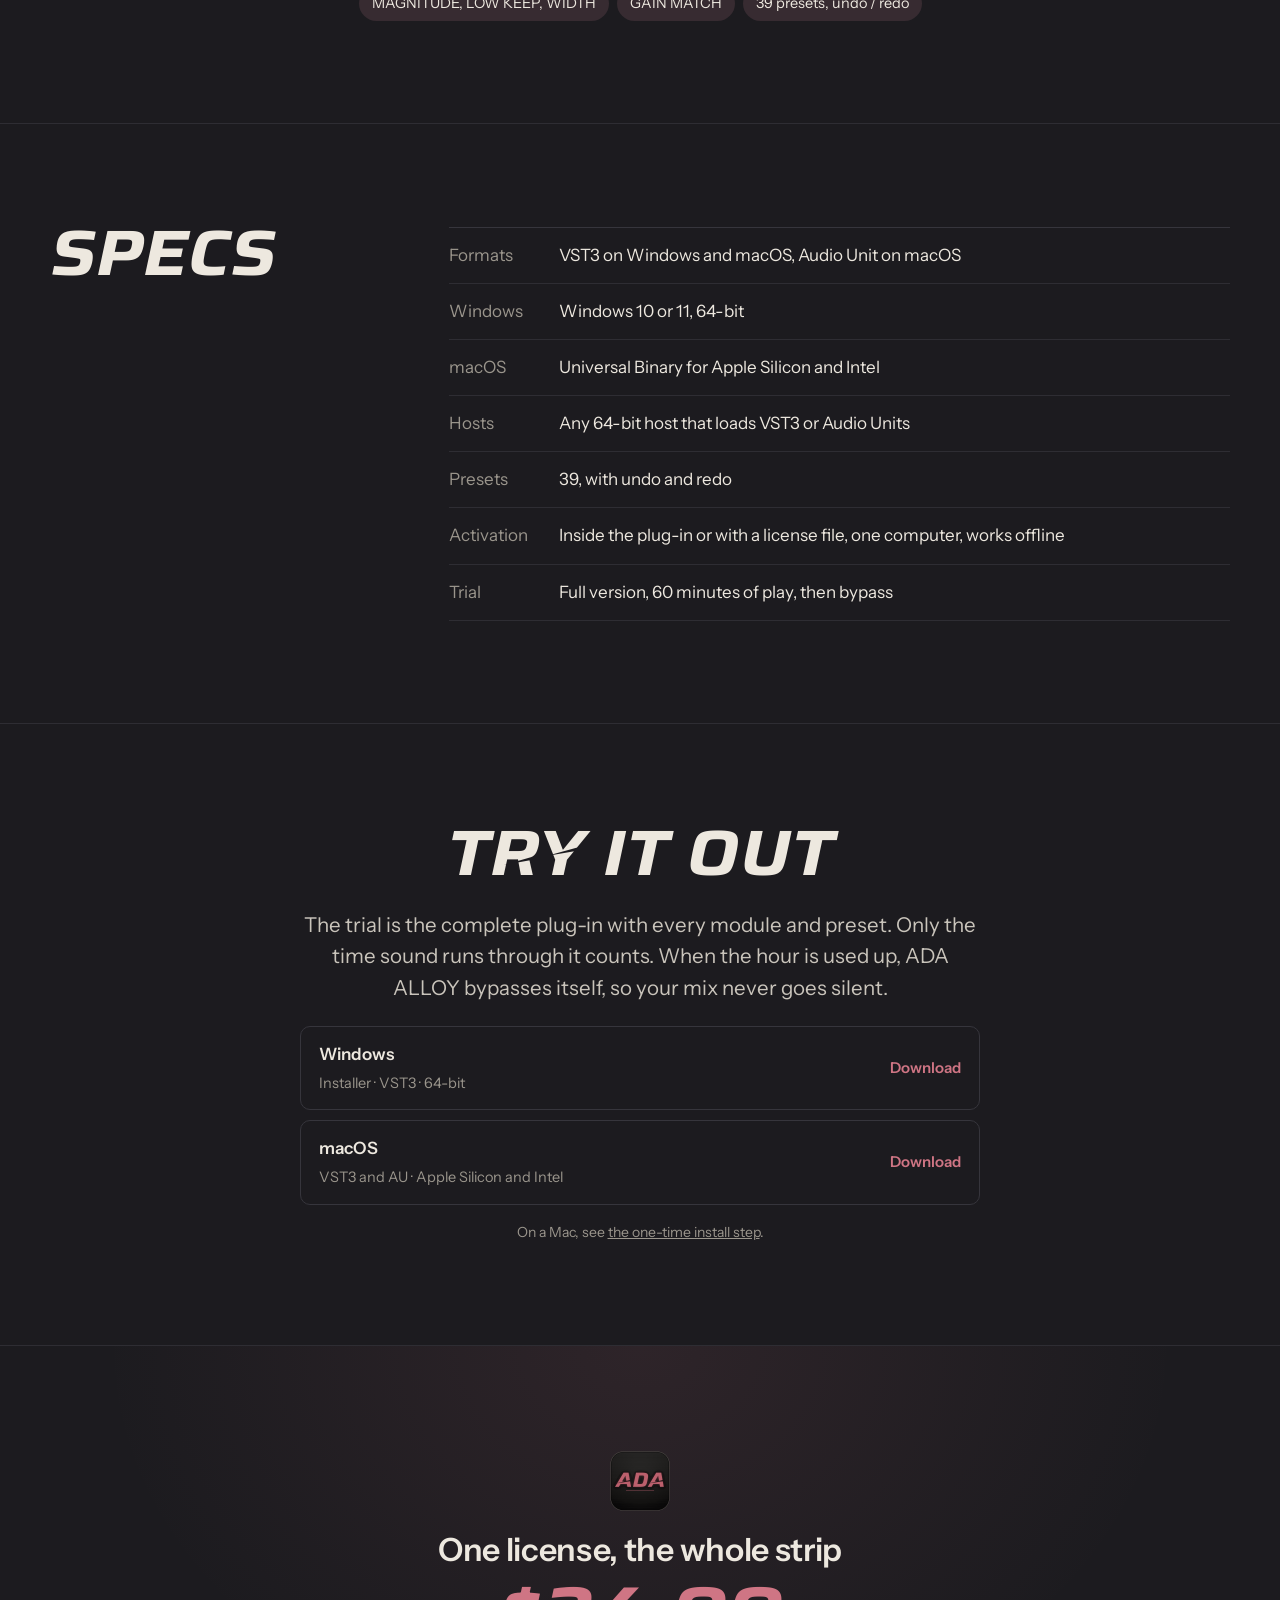
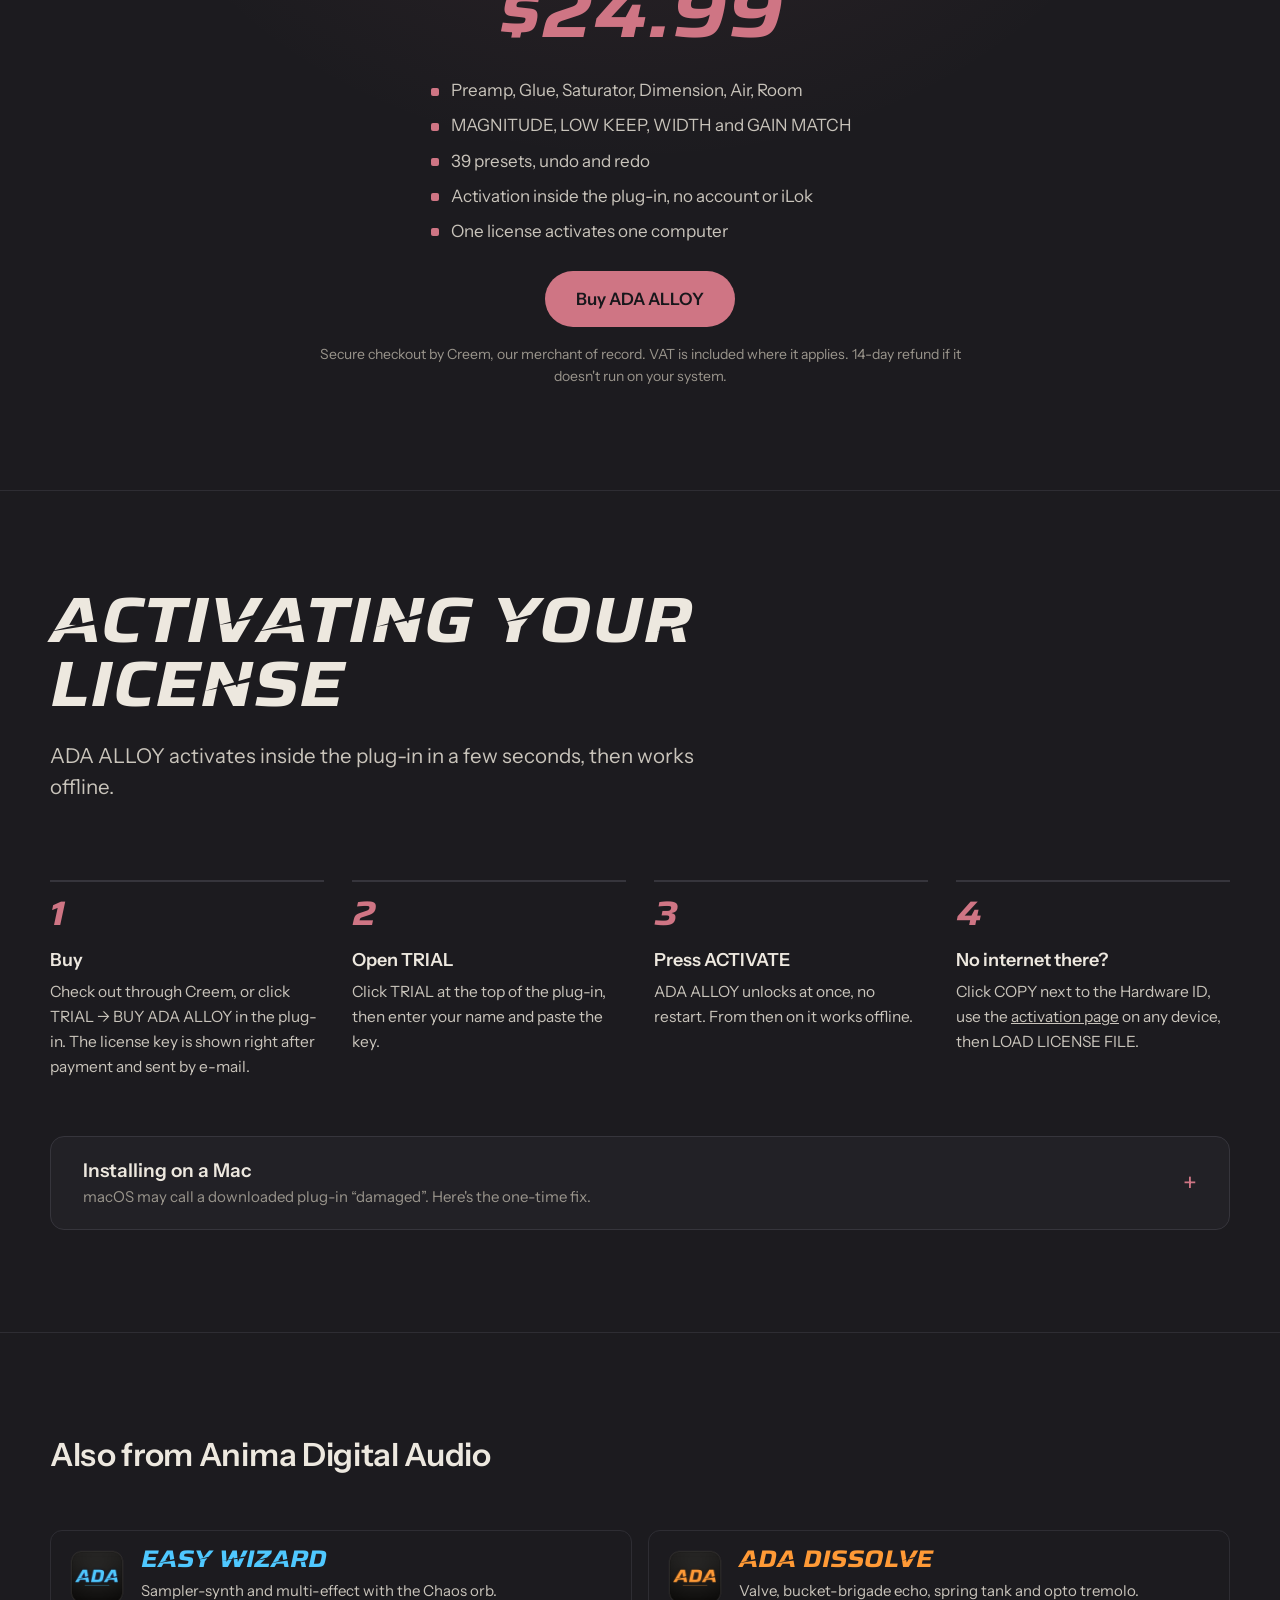
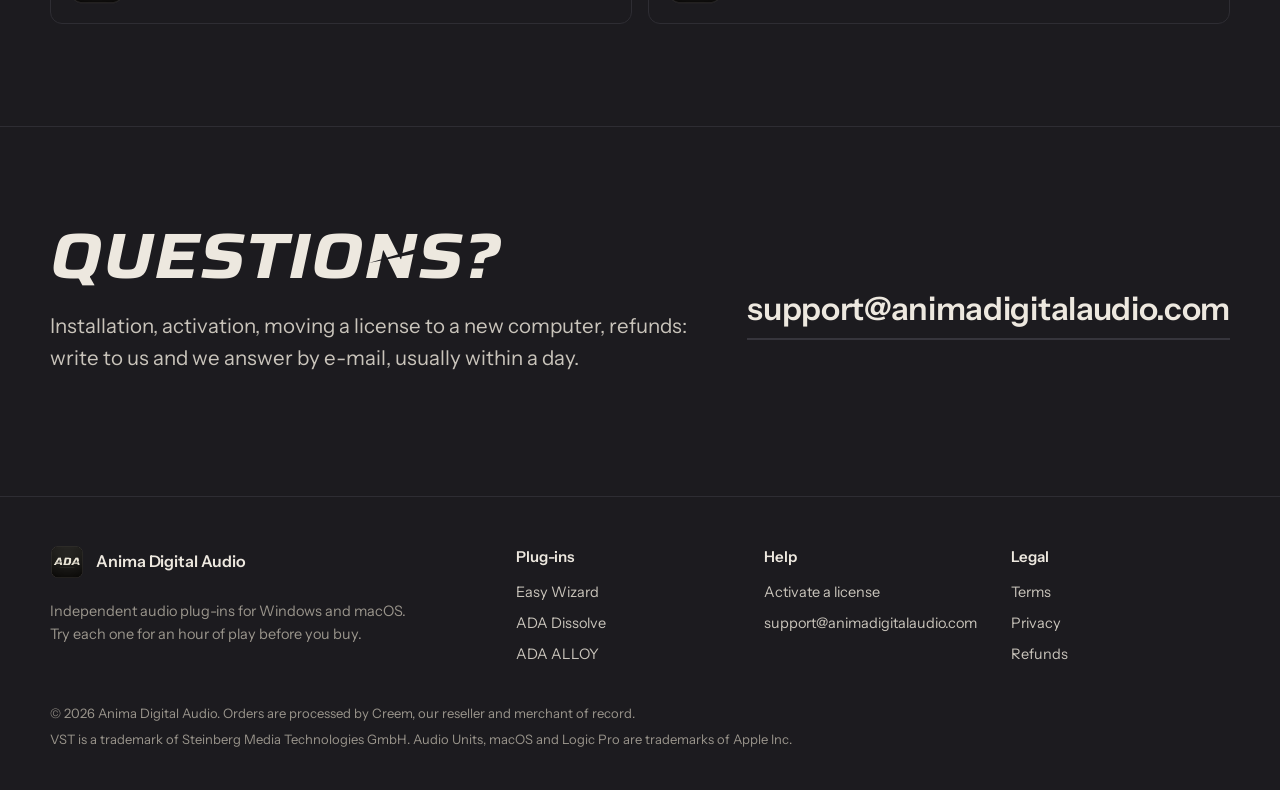
<file: alloy.html>
<!doctype html>
<html lang="en" class="no-js">
<head>
  <meta charset="utf-8">
  <meta name="viewport" content="width=device-width, initial-scale=1">
  <title>ADA ALLOY — analog console strip plug-in | Anima Digital Audio</title>
  <meta name="description" content="ADA ALLOY: preamp, glue compressor, saturator, stereo dimension, air band and room in one analog console strip. VST3 and AU for Windows and macOS. Free 60-minute trial.">
  <meta name="theme-color" content="#1c1b1f">
  <meta property="og:type" content="website">
  <meta property="og:title" content="ADA ALLOY — analog console strip plug-in | Anima Digital Audio">
  <meta property="og:description" content="ADA ALLOY: preamp, glue compressor, saturator, stereo dimension, air band and room in one analog console strip. VST3 and AU for Windows and macOS. Free 60-minute trial.">
  <meta property="og:image" content="https://animadigitalaudio.com/assets/covers/ada-alloy-cover-wide.jpg">
  <meta property="og:url" content="https://animadigitalaudio.com/alloy.html">
  <meta name="twitter:card" content="summary_large_image">
  <link rel="icon" type="image/png" href="assets/favicon-alloy.png">
  <link rel="apple-touch-icon" href="assets/apple-touch-icon-alloy.png">
  <link rel="preconnect" href="https://fonts.googleapis.com">
  <link rel="preconnect" href="https://fonts.gstatic.com" crossorigin>
  <link href="https://fonts.googleapis.com/css2?family=Instrument+Sans:wght@400;500;600&display=swap" rel="stylesheet">
  <link rel="stylesheet" href="style.css">
  <script src="script.js" defer></script>
</head>
<body class="p-alloy" data-product="alloy">
<a class="skip" href="#main">Skip to content</a>
<header class="top">
  <div class="wrap top__in">
    <a class="brand" href="index.html"><img src="assets/ada-studio.png" alt="" width="34" height="34"><span>Anima Digital Audio</span></a>
    <button class="menu-toggle" type="button" aria-expanded="false" aria-controls="menu">Menu</button>
    <nav class="menu" id="menu" aria-label="Main">
      <a class="plugin-link" href="easy-wizard.html" style="--c: var(--ew)"><i></i>Easy Wizard</a> <a class="plugin-link" href="dissolve.html" style="--c: var(--dissolve)"><i></i>ADA Dissolve</a> <a class="plugin-link" href="alloy.html" style="--c: var(--alloy)" aria-current="page"><i></i>ADA ALLOY</a>
      <a href="activate.html">Activate</a>
      <a href="index.html#support">Support</a>
    </nav>
  </div>
</header>

<main id="main">
  <section class="pd-hero">
    <div class="wrap pd-hero__in">
      <img class="pd-hero__plate" src="assets/ada-alloy.png" alt="" width="72" height="72">
      <p class="pd-hero__kind">Analog console strip</p>
      <h1 class="pd-hero__name">ADA ALLOY</h1>
      <p class="pd-hero__lede">The finishing stage of a big analog desk in one plug-in. Six modules make a vocal, a guitar, a drum bus or a whole mix denser, wider and more finished, without damaging it.</p>
      <div class="pd-hero__cta">
        <a class="btn btn--buy btn--big" data-checkout href="#price"><span data-label>Buy now</span> <span class="price-tag" data-price></span></a>
        <a class="btn btn--line btn--big" href="#try">Try it free</a>
      </div>
      <ul class="badges"><li>60-minute free trial</li><li>No account, no iLok</li><li>One knob: MAGNITUDE</li></ul>
    </div>
    <div class="wrap pd-hero__shot"><div class="frame"><img src="assets/ui-alloy.jpg" alt="ADA ALLOY interface" width="1600" height="800"></div></div>
  </section>

  <section class="section why">
    <div class="wrap">
      <h2 class="why__title">Why ADA ALLOY?</h2>
      <p class="why__text">A track straight out of the DAW often sounds correct but small and dry. On a real console it would pass through a preamp, a bus compressor, some valve colour, a lift at the top and a room, and come back thicker.</p><p class="why__text">ADA ALLOY is that path. Turn MAGNITUDE and the sound gets denser and more glued while staying clean. GAIN MATCH keeps the loudness equal, so you hear the character, not just “louder”.</p>
      <div class="why__uses"><div class="why__use"><h3 class="h-s">Vocals</h3><p>Presence, density and a short room that seats the voice.</p></div><div class="why__use"><h3 class="h-s">Guitars and keys</h3><p>Valve warmth, width and air without a harsh top.</p></div><div class="why__use"><h3 class="h-s">Bass and drums</h3><p>Glue and punch, with the low end kept mono and tight.</p></div><div class="why__use"><h3 class="h-s">Mix bus and master</h3><p>The finishing touch in one knob, loudness-matched.</p></div></div>
    </div>
  </section>

  <section class="section feats" id="features">
    <div class="wrap">
      <div class="feats__head"><h2 class="h-l">Features</h2><p class="lede">Six modules in any order. Drag the patches to re-order, switch modules on and off, and give each one its own frequency band.</p></div>
      
      <article class="feat">
        <figure class="feat__pic"><img src="assets/feat/alloy-pre.jpg" alt="Six modules of ADA ALLOY, Preamp highlighted" width="1600" height="800" loading="lazy" decoding="async"></figure>
        <div class="feat__text">
          <p class="feat__sub">Pr · Preamp</p>
          <h3 class="feat__title">Thicker, never fuzzy</h3>
          <p class="feat__body">A console or valve input stage with Console, Tube and Tape characters. Drive goes up to +14 dB through a smooth soft-knee curve with gentle even harmonics, 4× oversampled, with the highs and sub protected from the curve. The display shows the real transfer curve.</p>
          <ul class="chips"><li>Console, Tube, Tape</li><li>Drive up to +14 dB, Warmth, Trim</li><li>4× oversampling</li></ul>
        </div>
      </article>
      <article class="feat">
        <figure class="feat__pic"><img src="assets/feat/alloy-glue.jpg" alt="Six modules of ADA ALLOY, Glue highlighted" width="1600" height="800" loading="lazy" decoding="async"></figure>
        <div class="feat__text">
          <p class="feat__sub">Gl · Glue</p>
          <h3 class="feat__title">Holds the mix together</h3>
          <p class="feat__body">A bus compressor with a fixed, musical 3:1 ratio, soft knee and automatic release. Squeeze sets how hard it holds, Punch lets the transients through, and a 90 Hz sidechain filter keeps the bass from pumping it.</p>
          <ul class="chips"><li>Squeeze, Punch, Mix</li><li>3:1, soft knee, auto release</li><li>90 Hz sidechain filter</li></ul>
        </div>
      </article>
      <article class="feat">
        <figure class="feat__pic"><img src="assets/feat/alloy-sat.jpg" alt="Six modules of ADA ALLOY, Saturator highlighted" width="1600" height="800" loading="lazy" decoding="async"></figure>
        <div class="feat__text">
          <p class="feat__sub">Sa · Saturator</p>
          <h3 class="feat__title">Density, not mud</h3>
          <p class="feat__body">Warm harmonic density in three characters: 2nd for even, warm harmonics, 3rd for odd edge, Soft for the peaks only. 4× oversampled with pre- and de-emphasis.</p>
          <ul class="chips"><li>2nd, 3rd, Soft</li><li>Drive, Warmth, Mix</li><li>4× oversampling</li></ul>
        </div>
      </article>
      <article class="feat">
        <figure class="feat__pic"><img src="assets/feat/alloy-dim.jpg" alt="Six modules of ADA ALLOY, Dimension highlighted" width="1600" height="800" loading="lazy" decoding="async"></figure>
        <div class="feat__text">
          <p class="feat__sub">Di · Dimension</p>
          <h3 class="feat__title">Wider, and still mono-safe</h3>
          <p class="feat__body">Four classic stereo-widening modes with Width and Depth. It works on the sides only, so the mono sum stays exactly as it was: safe on vocals, bass and masters.</p>
          <ul class="chips"><li>Modes 1–4</li><li>Width, Depth</li><li>Mono sum untouched</li></ul>
        </div>
      </article>
      <article class="feat">
        <figure class="feat__pic"><img src="assets/feat/alloy-air.jpg" alt="Six modules of ADA ALLOY, Air highlighted" width="1600" height="800" loading="lazy" decoding="async"></figure>
        <div class="feat__text">
          <p class="feat__sub">Ai · Air</p>
          <h3 class="feat__title">Silky top, no harshness</h3>
          <p class="feat__body">A broad high shelf at 10, 15, 20 or 30 kHz, the gentle analog air band. A dynamic de-harsh keeps the 5 kHz region smooth while you lift the top.</p>
          <ul class="chips"><li>10, 15, 20, 30 kHz</li><li>Dynamic de-harsh</li><li>Air Gain</li></ul>
        </div>
      </article>
      <article class="feat">
        <figure class="feat__pic"><img src="assets/feat/alloy-room.jpg" alt="Six modules of ADA ALLOY, Room highlighted" width="1600" height="800" loading="lazy" decoding="async"></figure>
        <div class="feat__text">
          <p class="feat__sub">Rm · Room</p>
          <h3 class="feat__title">Space that reads as space</h3>
          <p class="feat__body">True-stereo early reflections before a dense tail. Size and Decay set the room; Ducking makes it step back while the source plays and bloom in the gaps. Filtered at 120 Hz and 9 kHz, so it never booms.</p>
          <ul class="chips"><li>Size, Decay, Ducking</li><li>Early reflections + dense tail</li><li>No low-end boom</li></ul>
        </div>
      </article>
      <article class="feat">
        <figure class="feat__pic"><img src="assets/feat/alloy-master.jpg" alt="Six modules of ADA ALLOY, Master section highlighted" width="1600" height="800" loading="lazy" decoding="async"></figure>
        <div class="feat__text">
          <p class="feat__sub">Master</p>
          <h3 class="feat__title">One knob for the whole strip</h3>
          <p class="feat__body">MAGNITUDE scales every module at once. LOW KEEP sends the lows past the modules and keeps them mono, WIDTH sets the overall image, and GAIN MATCH gives you a loudness-matched A/B. 39 presets for vocals, guitars, bass, drums, keys and the mix bus, with undo and redo.</p>
          <ul class="chips"><li>MAGNITUDE, LOW KEEP, WIDTH</li><li>GAIN MATCH</li><li>39 presets, undo / redo</li></ul>
        </div>
      </article>
    </div>
  </section>

  <section class="section" id="specs">
    <div class="wrap specs">
      <h2 class="h-l">Specs</h2>
      <dl class="specs__list"><dt>Formats</dt><dd>VST3 on Windows and macOS, Audio Unit on macOS</dd><dt>Windows</dt><dd>Windows 10 or 11, 64-bit</dd><dt>macOS</dt><dd>Universal Binary for Apple Silicon and Intel</dd><dt>Hosts</dt><dd>Any 64-bit host that loads VST3 or Audio Units</dd><dt>Presets</dt><dd>39, with undo and redo</dd><dt>Activation</dt><dd>Inside the plug-in or with a license file, one computer, works offline</dd><dt>Trial</dt><dd>Full version, 60 minutes of play, then bypass</dd></dl>
    </div>
  </section>

  <section class="section try" id="try">
    <div class="wrap try__in">
      <h2 class="h-l">Try it out</h2>
      <p class="lede">The trial is the complete plug-in with every module and preset. Only the time sound runs through it counts. When the hour is used up, ADA ALLOY bypasses itself, so your mix never goes silent.</p>
      <div class="dl">
        <a data-download="win" href="#"><b>Windows</b><span>Installer · VST3 · 64-bit</span><em>Download</em></a>
        <a data-download="mac" href="#"><b>macOS</b><span>VST3 and AU · Apple Silicon and Intel</span><em>Download</em></a>
      </div>
      <p class="fineprint">On a Mac, see <a href="#mac">the one-time install step</a>.</p>
    </div>
  </section>

  <section class="section buy" id="price">
    <div class="wrap buy__in">
      <img src="assets/ada-alloy.png" alt="" width="64" height="64">
      <h2 class="h-m">One license, the whole strip</h2>
      <div class="price"><span class="price__now" data-price></span><span class="price__was" data-price-old></span></div>
      <p class="price__note" data-price-note></p>
      <ul class="included"><li>Preamp, Glue, Saturator, Dimension, Air, Room</li><li>MAGNITUDE, LOW KEEP, WIDTH and GAIN MATCH</li><li>39 presets, undo and redo</li><li>Activation inside the plug-in, no account or iLok</li><li>One license activates one computer</li></ul>
      <a class="btn btn--buy btn--big" data-checkout href="#"><span data-label>Buy ADA ALLOY</span></a>
      <p class="fineprint">Secure checkout by Creem, our merchant of record. VAT is included where it applies. 14-day refund if it doesn't run on your system.</p>
    </div>
  </section>

  <section class="section" id="activation">
    <div class="wrap">
      <div class="section__head"><h2 class="h-l">Activating your license</h2><p class="lede">ADA ALLOY activates inside the plug-in in a few seconds, then works offline.</p></div>
      <ol class="steps"><li><h3>Buy</h3><p>Check out through Creem, or click TRIAL → BUY ADA ALLOY in the plug-in. The license key is shown right after payment and sent by e-mail.</p></li><li><h3>Open TRIAL</h3><p>Click TRIAL at the top of the plug-in, then enter your name and paste the key.</p></li><li><h3>Press ACTIVATE</h3><p>ADA ALLOY unlocks at once, no restart. From then on it works offline.</p></li><li><h3>No internet there?</h3><p>Click COPY next to the Hardware ID, use the <a href="activate.html?product=alloy">activation page</a> on any device, then LOAD LICENSE FILE.</p></li></ol>
      <div id="mac"><details class="mac">
        <summary><b class="h-s">Installing on a Mac<span>macOS may call a downloaded plug-in “damaged”. Here's the one-time fix.</span></b></summary>
        <div class="mac__body">
          <p class="measure">ADA ALLOY is distributed outside the Mac App Store, so macOS quarantines the download and may say the plug-in “is damaged” or “can't be verified”. The files are fine: the install script removes the quarantine flag.</p>
          <ol>
            <li>Unzip the download and double-click <strong>Install ADA ALLOY.command</strong>. If macOS blocks it, right-click it, choose <strong>Open</strong>, then <strong>Open</strong> again.</li>
            <li>Enter your Mac password when asked. Nothing is shown while you type.</li>
            <li>Installing by hand instead? Copy <code>ADA ALLOY.vst3</code> to <code>/Library/Audio/Plug-Ins/VST3/</code> and <code>ADA ALLOY.component</code> to <code>/Library/Audio/Plug-Ins/Components/</code>, then run the command below in Terminal.</li>
            <li>Restart your DAW or rescan plug-ins. ADA ALLOY is listed under Anima Digital Audio.</li>
          </ol>
          <div class="cmd"><pre id="mac-cmd">sudo xattr -rd com.apple.quarantine "/Library/Audio/Plug-Ins/VST3/ADA ALLOY.vst3"
sudo xattr -rd com.apple.quarantine "/Library/Audio/Plug-Ins/Components/ADA ALLOY.component"
killall -9 AudioComponentRegistrar</pre><button class="btn btn--line btn--small" type="button" data-copy-target="mac-cmd">Copy</button></div>
          <p class="small muted">Keep the quotes: the file names contain spaces.</p>
        </div>
      </details></div>
    </div>
  </section>

  <section class="section">
    <div class="wrap">
      <div class="section__head"><h2 class="h-m">Also from Anima Digital Audio</h2></div>
      <div class="others"><a class="other" href="easy-wizard.html" style="--c: var(--ew)"><img src="assets/ada-easy-wizard.png" alt="" width="56" height="56"><div><b>Easy Wizard</b><span>Sampler-synth and multi-effect with the Chaos orb.</span></div></a><a class="other" href="dissolve.html" style="--c: var(--dissolve)"><img src="assets/ada-dissolve.png" alt="" width="56" height="56"><div><b>ADA Dissolve</b><span>Valve, bucket-brigade echo, spring tank and opto tremolo.</span></div></a></div>
    </div>
  </section>

  <section class="section" id="support">
  <div class="wrap support">
    <div>
      <h2 class="h-l" style="margin-bottom: 16px">Questions?</h2>
      <p class="lede">Installation, activation, moving a license to a new computer, refunds: write to us and we answer by e-mail, usually within a day.</p>
    </div>
    <a class="mail" data-email href="mailto:support@animadigitalaudio.com">support@animadigitalaudio.com</a>
  </div>
</section>

</main>
<footer class="foot">
  <div class="wrap">
    <div class="foot__grid">
      <div>
        <a class="brand" href="index.html"><img src="assets/ada-studio.png" alt="" width="34" height="34" loading="lazy"><span style="color: var(--bone)">Anima Digital Audio</span></a>
        <p style="margin-top: 14px; max-width: 26em">Independent audio plug-ins for Windows and macOS. Try each one for an hour of play before you buy.</p>
      </div>
      <div><h4>Plug-ins</h4><ul><li><a href="easy-wizard.html">Easy Wizard</a></li><li><a href="dissolve.html">ADA Dissolve</a></li><li><a href="alloy.html">ADA ALLOY</a></li></ul></div>
      <div><h4>Help</h4><ul><li><a href="activate.html">Activate a license</a></li><li><a data-email href="mailto:support@animadigitalaudio.com">support@animadigitalaudio.com</a></li></ul></div>
      <div><h4>Legal</h4><ul><li><a href="terms.html">Terms</a></li><li><a href="privacy.html">Privacy</a></li><li><a href="refund.html">Refunds</a></li></ul></div>
    </div>
    <div class="foot__legal">
      <p style="margin:0">© 2026 Anima Digital Audio. Orders are processed by Creem, our reseller and merchant of record.</p>
      <p style="margin:0">VST is a trademark of Steinberg Media Technologies GmbH. Audio Units, macOS and Logic Pro are trademarks of Apple Inc.</p>
    </div>
  </div>
</footer>
<div class="toast" role="status" aria-live="polite"></div>
</body>
</html>
</file>
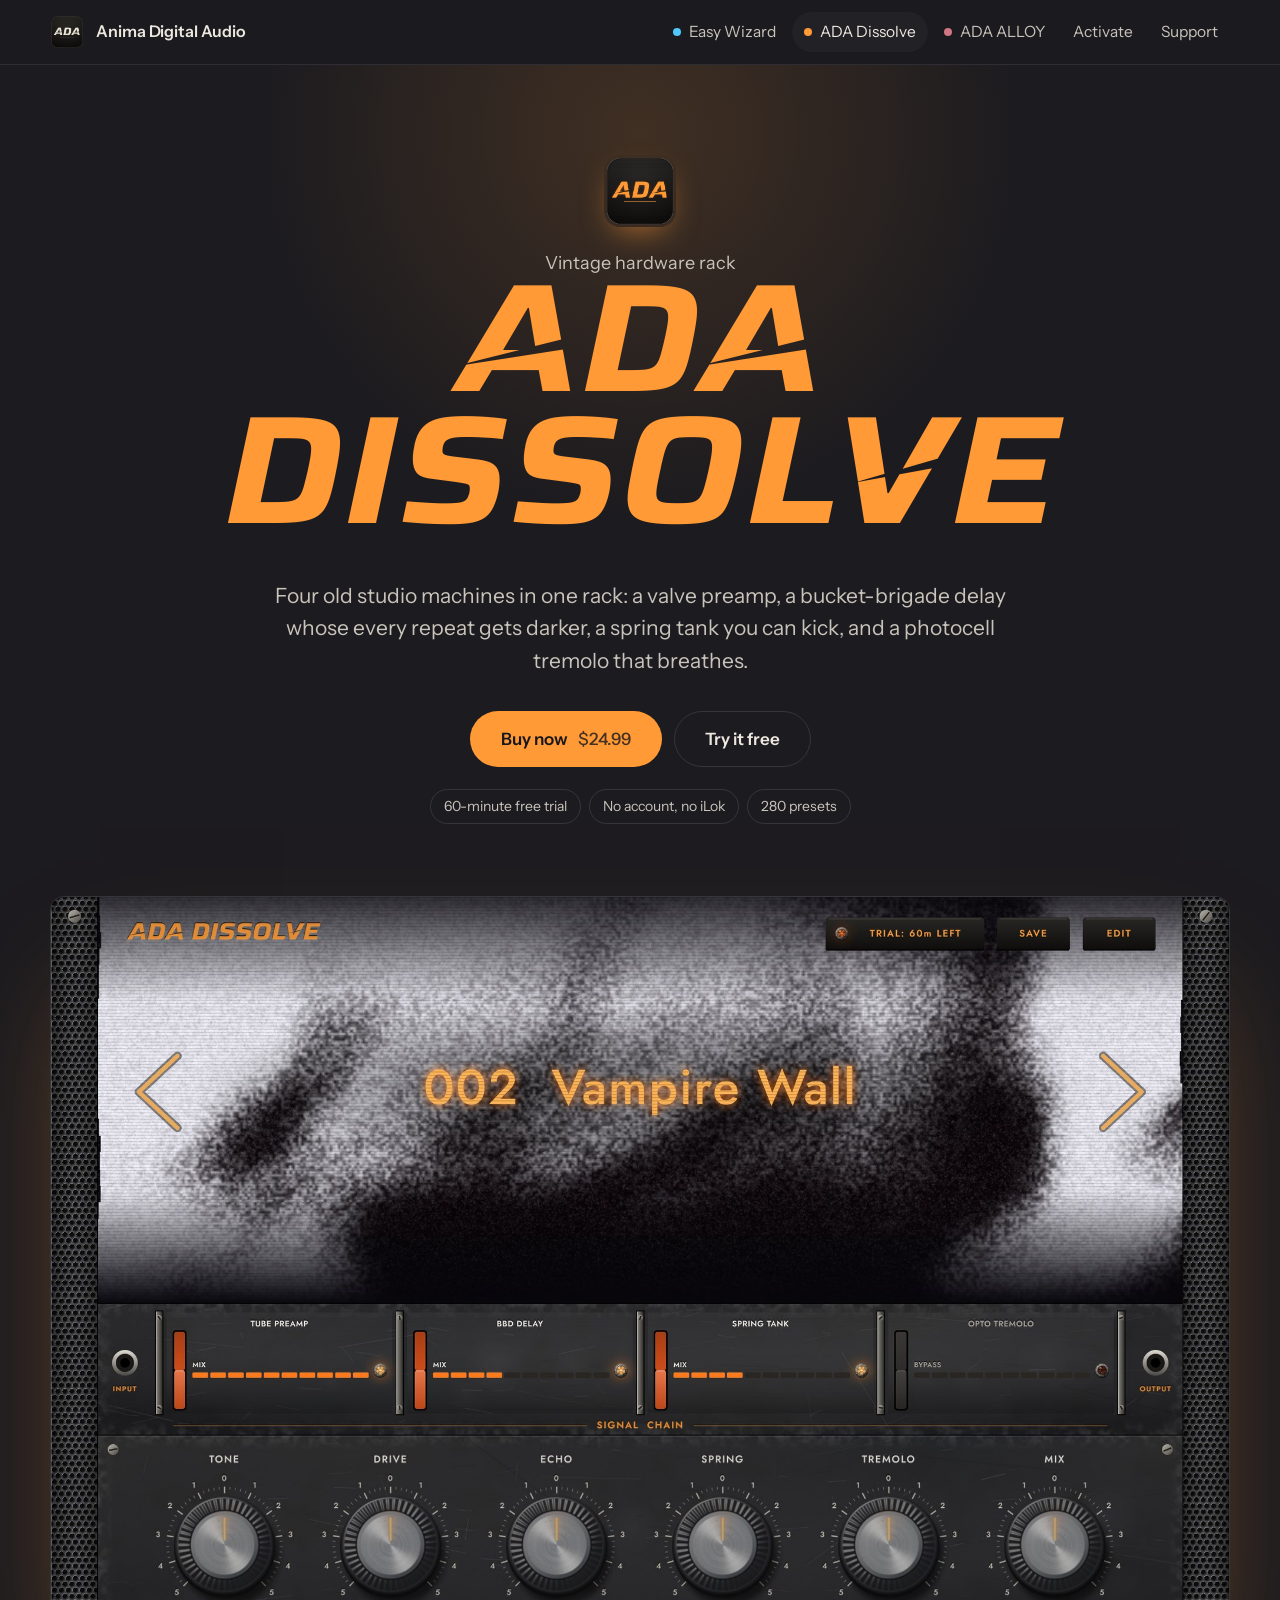
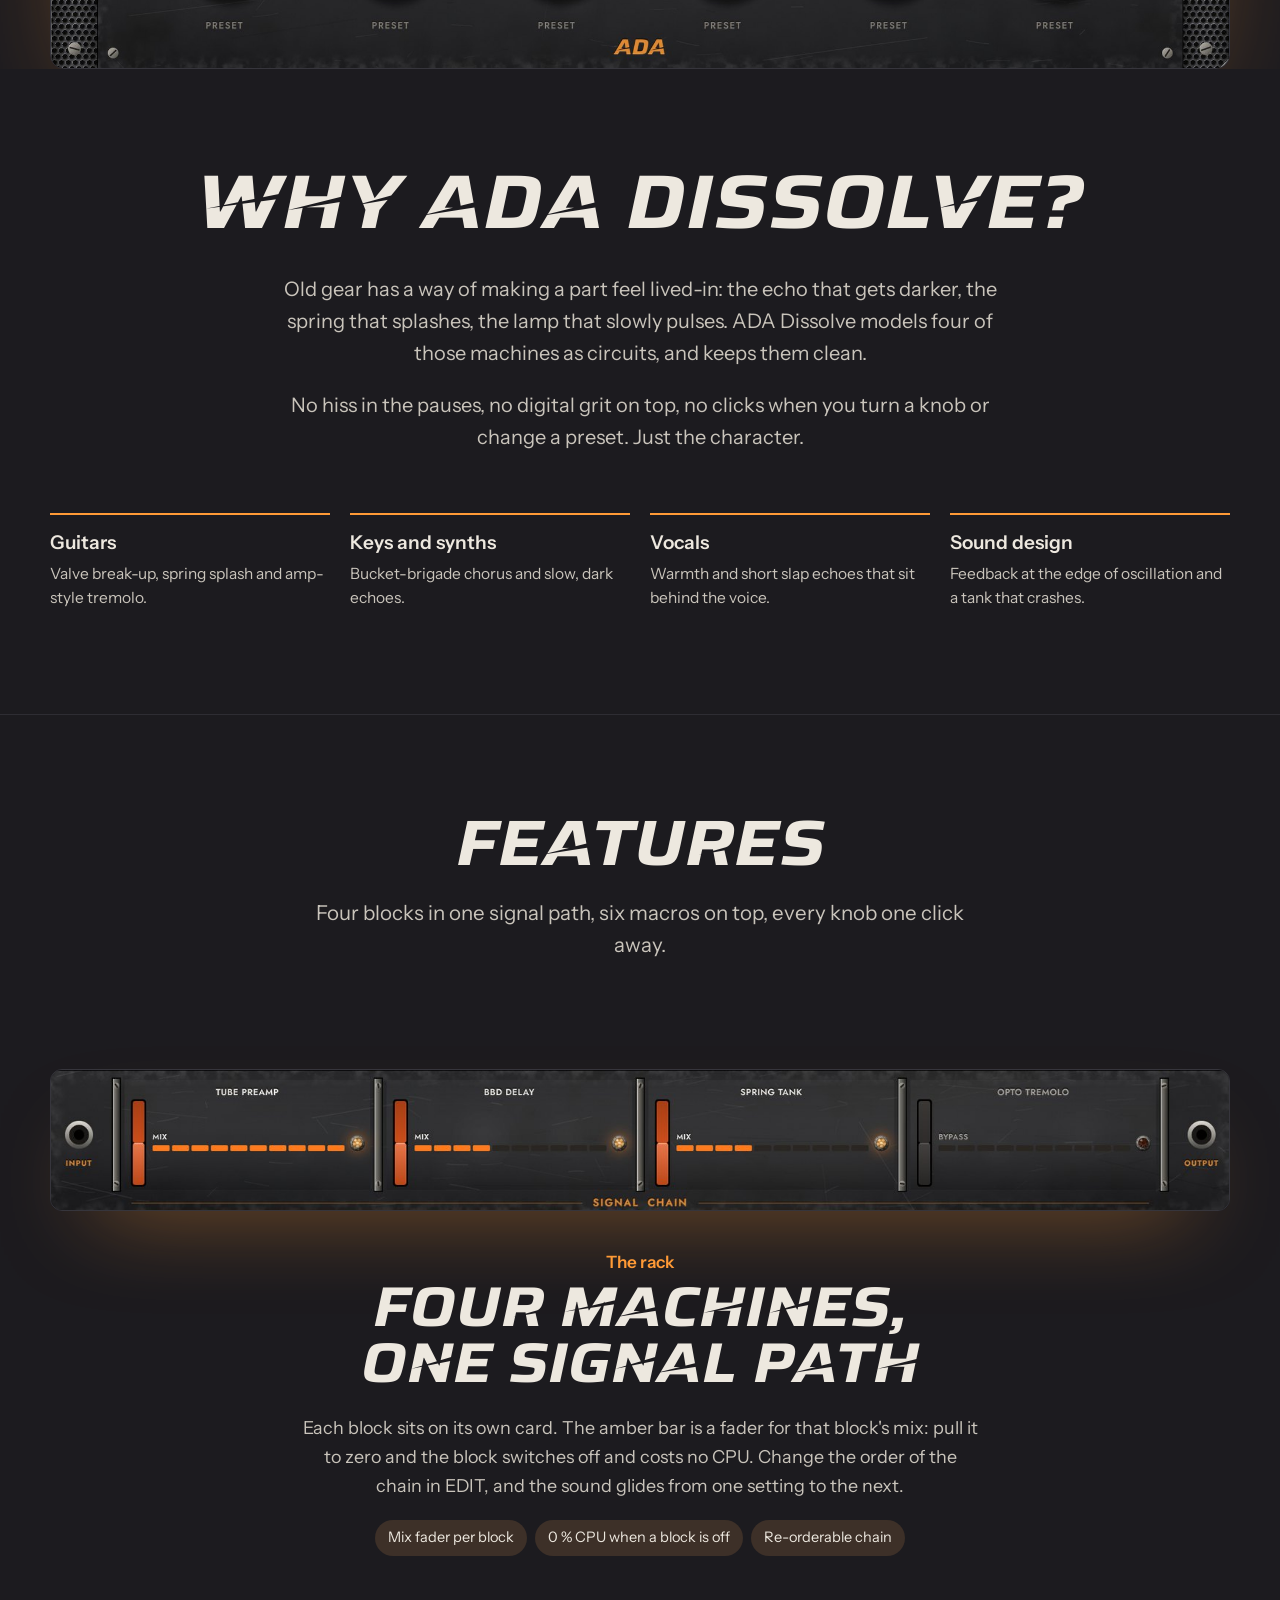
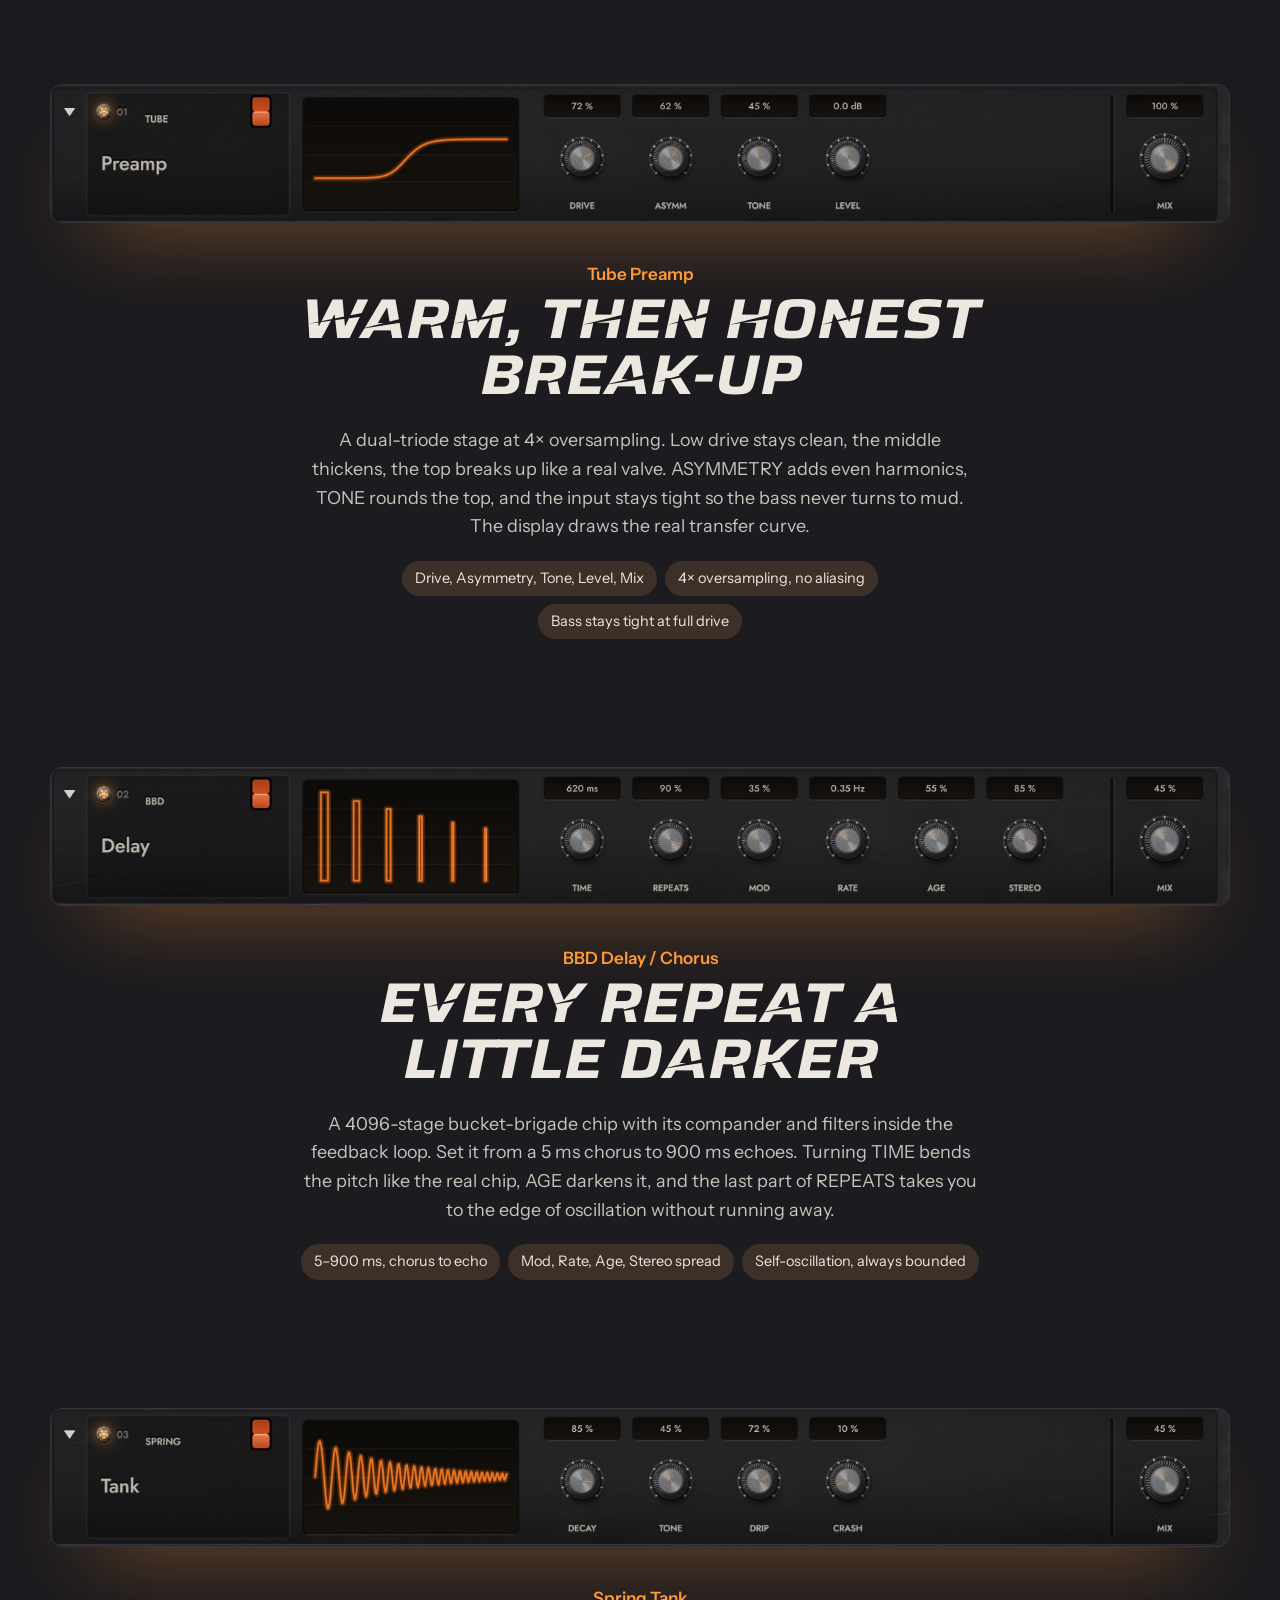
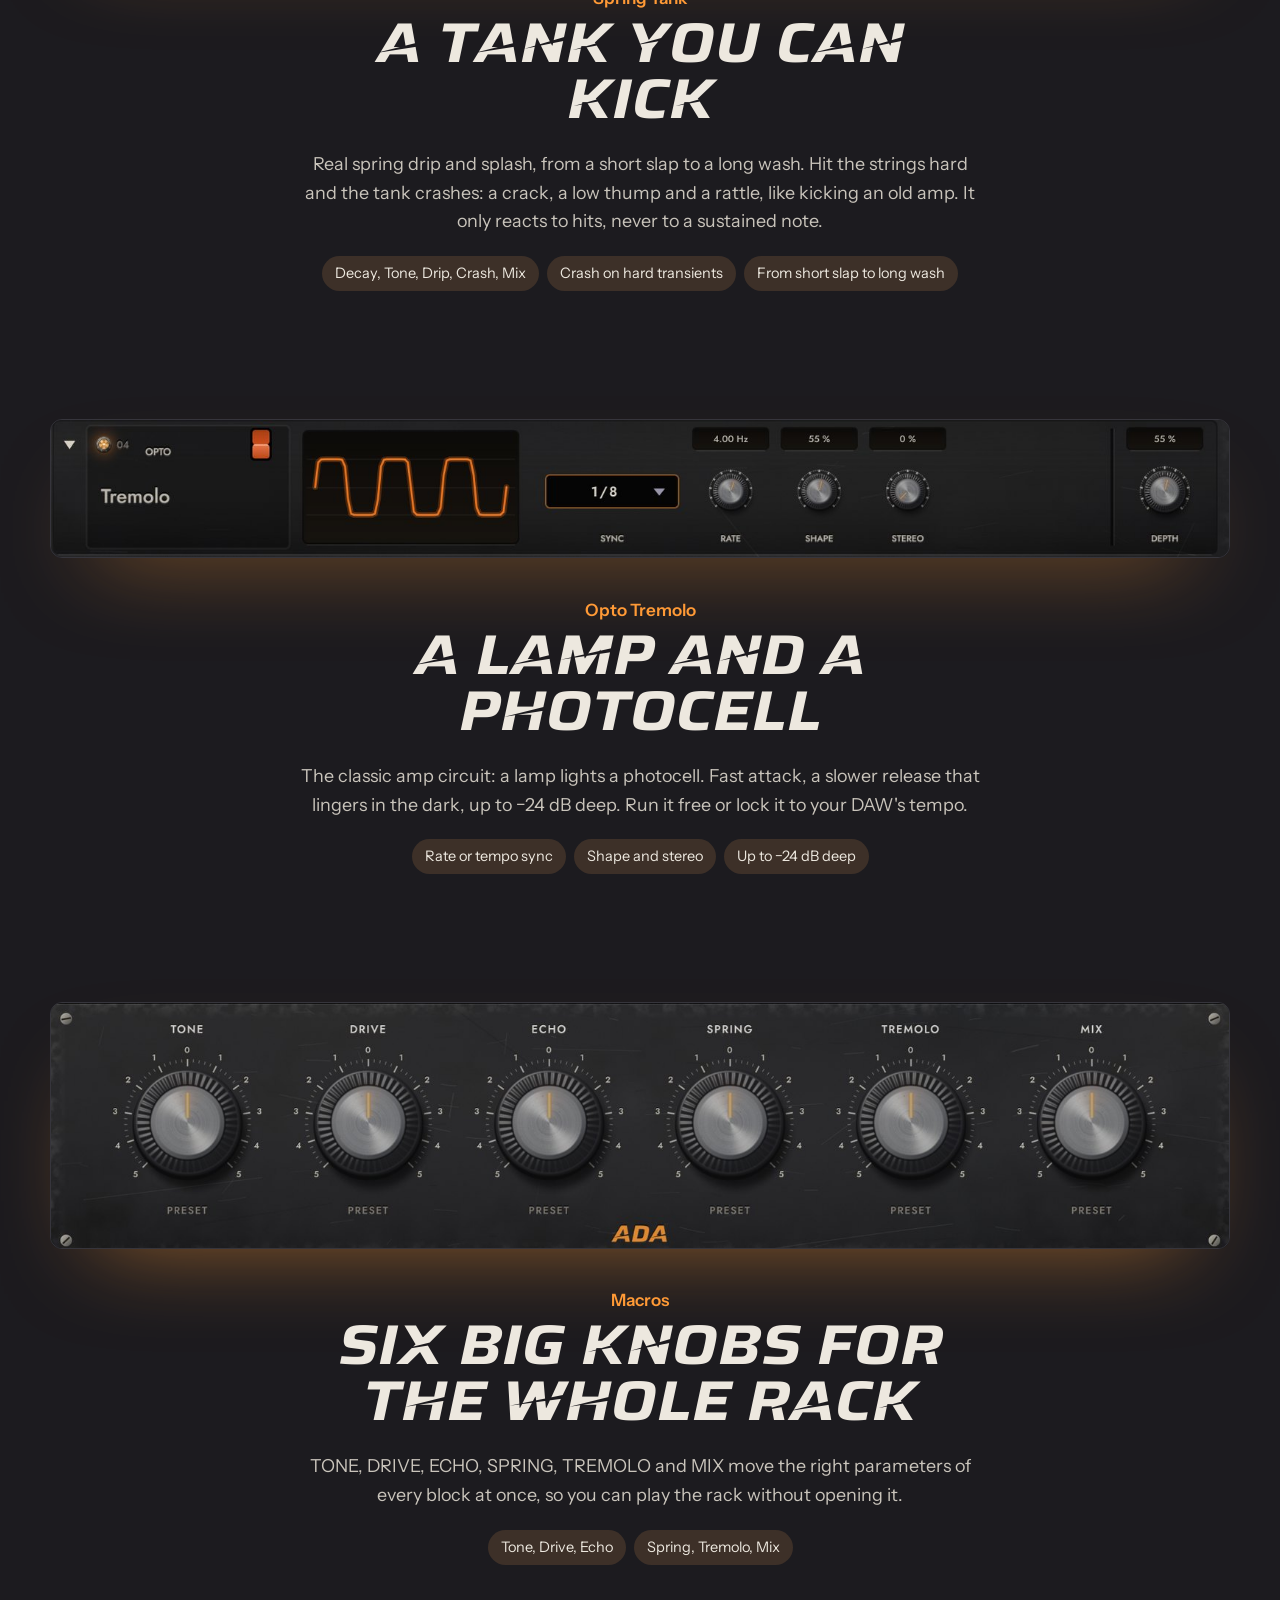
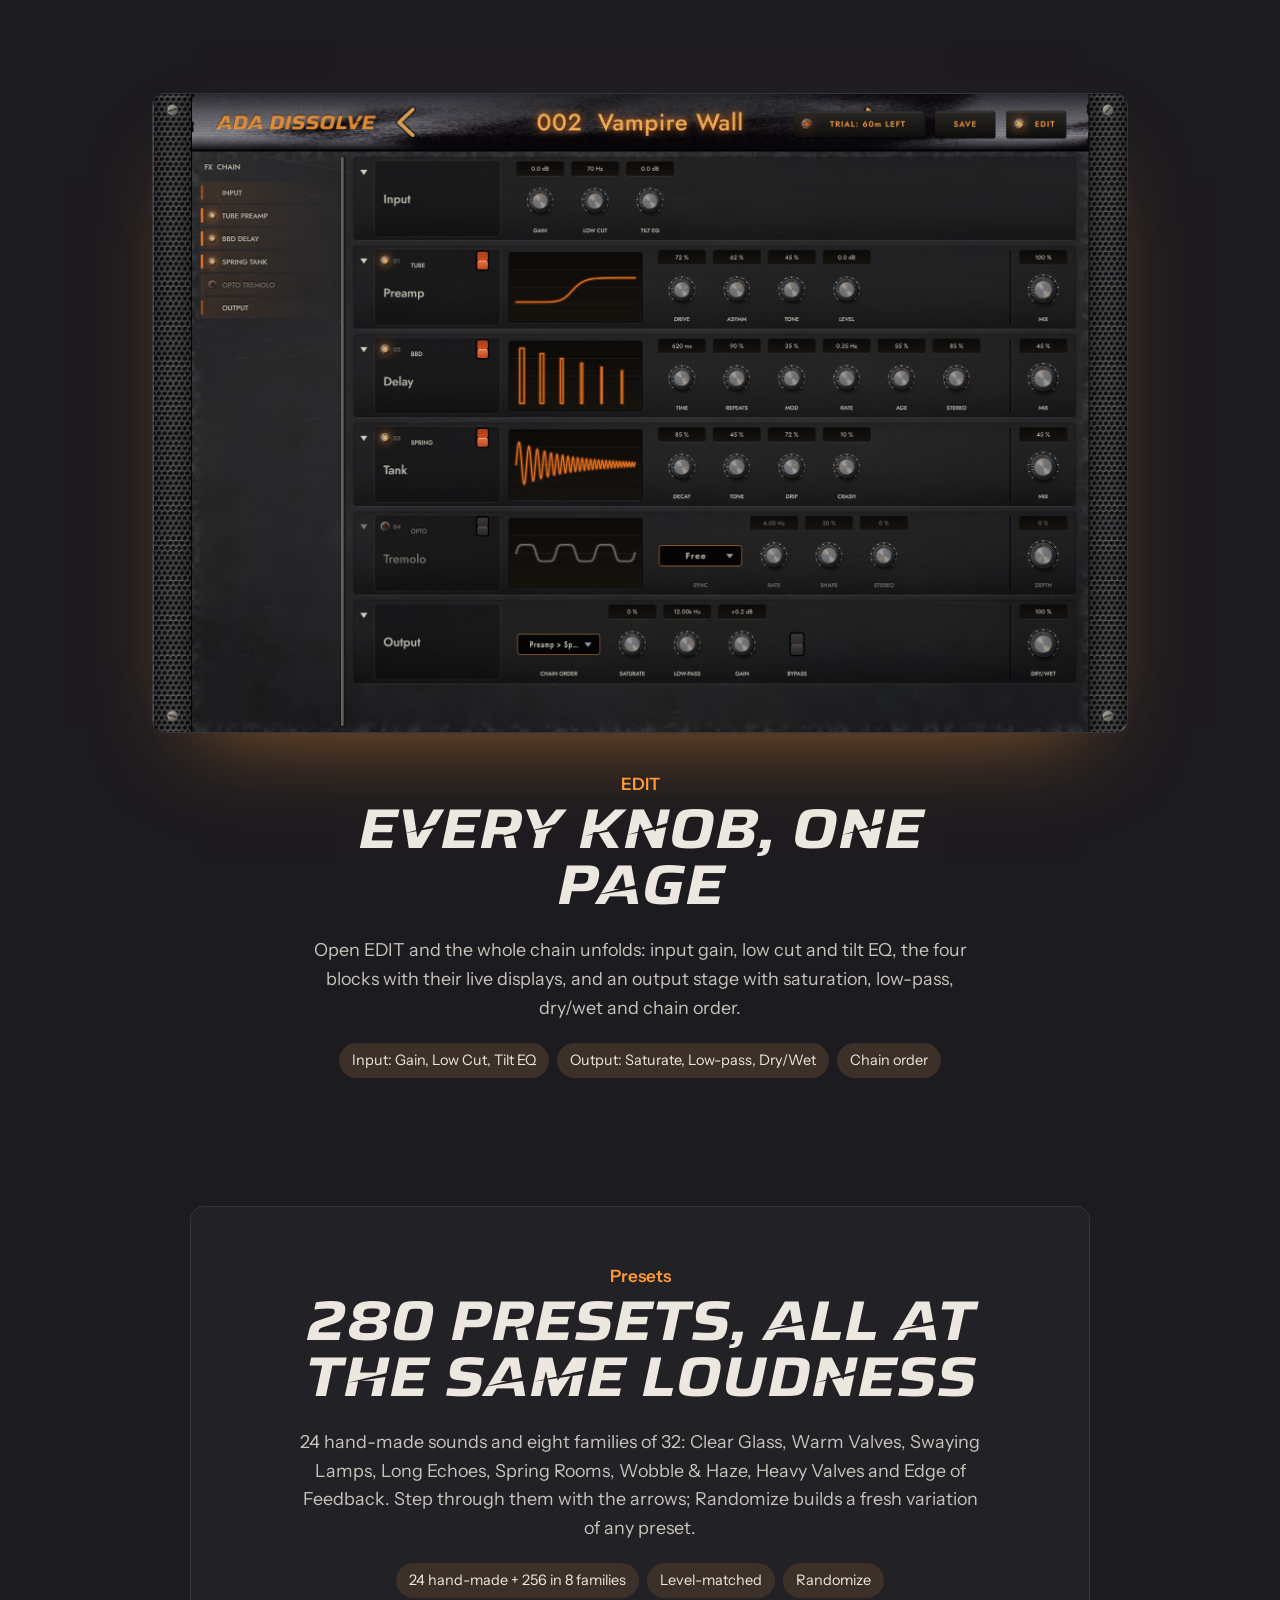
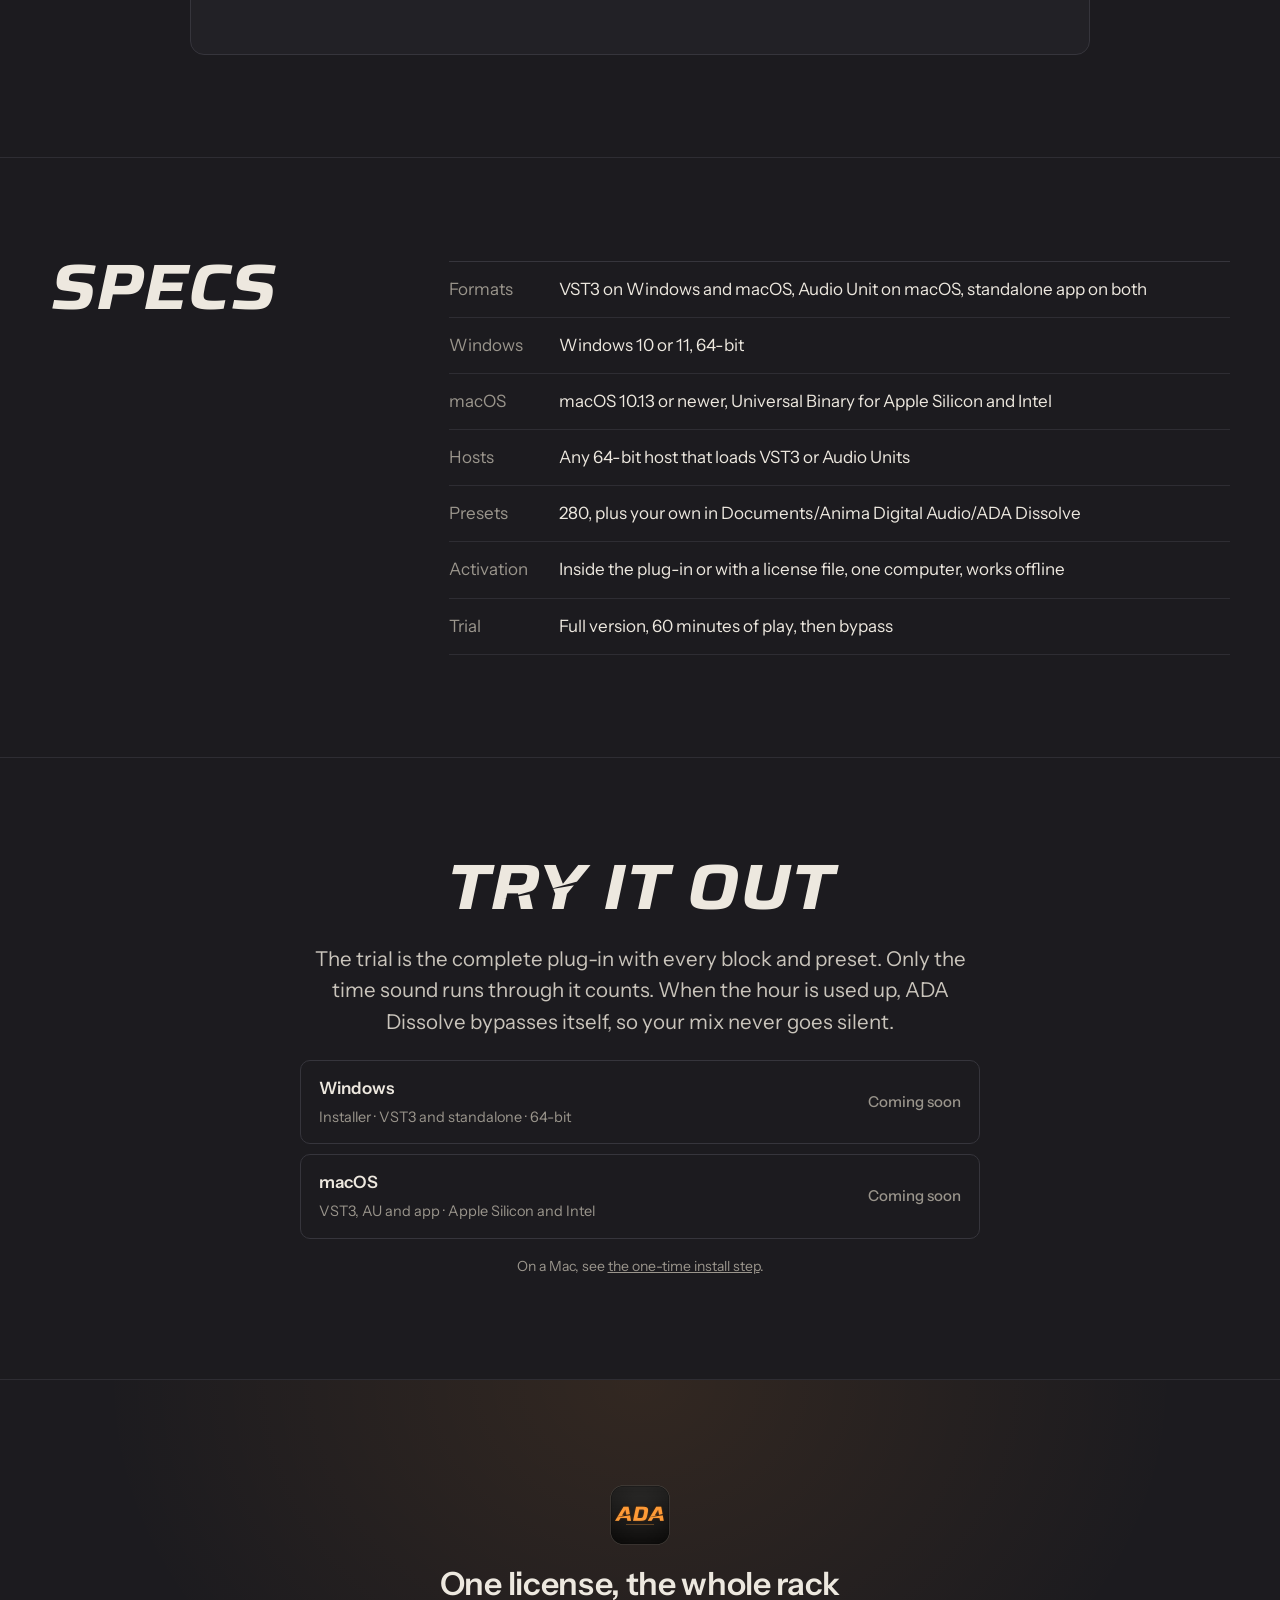
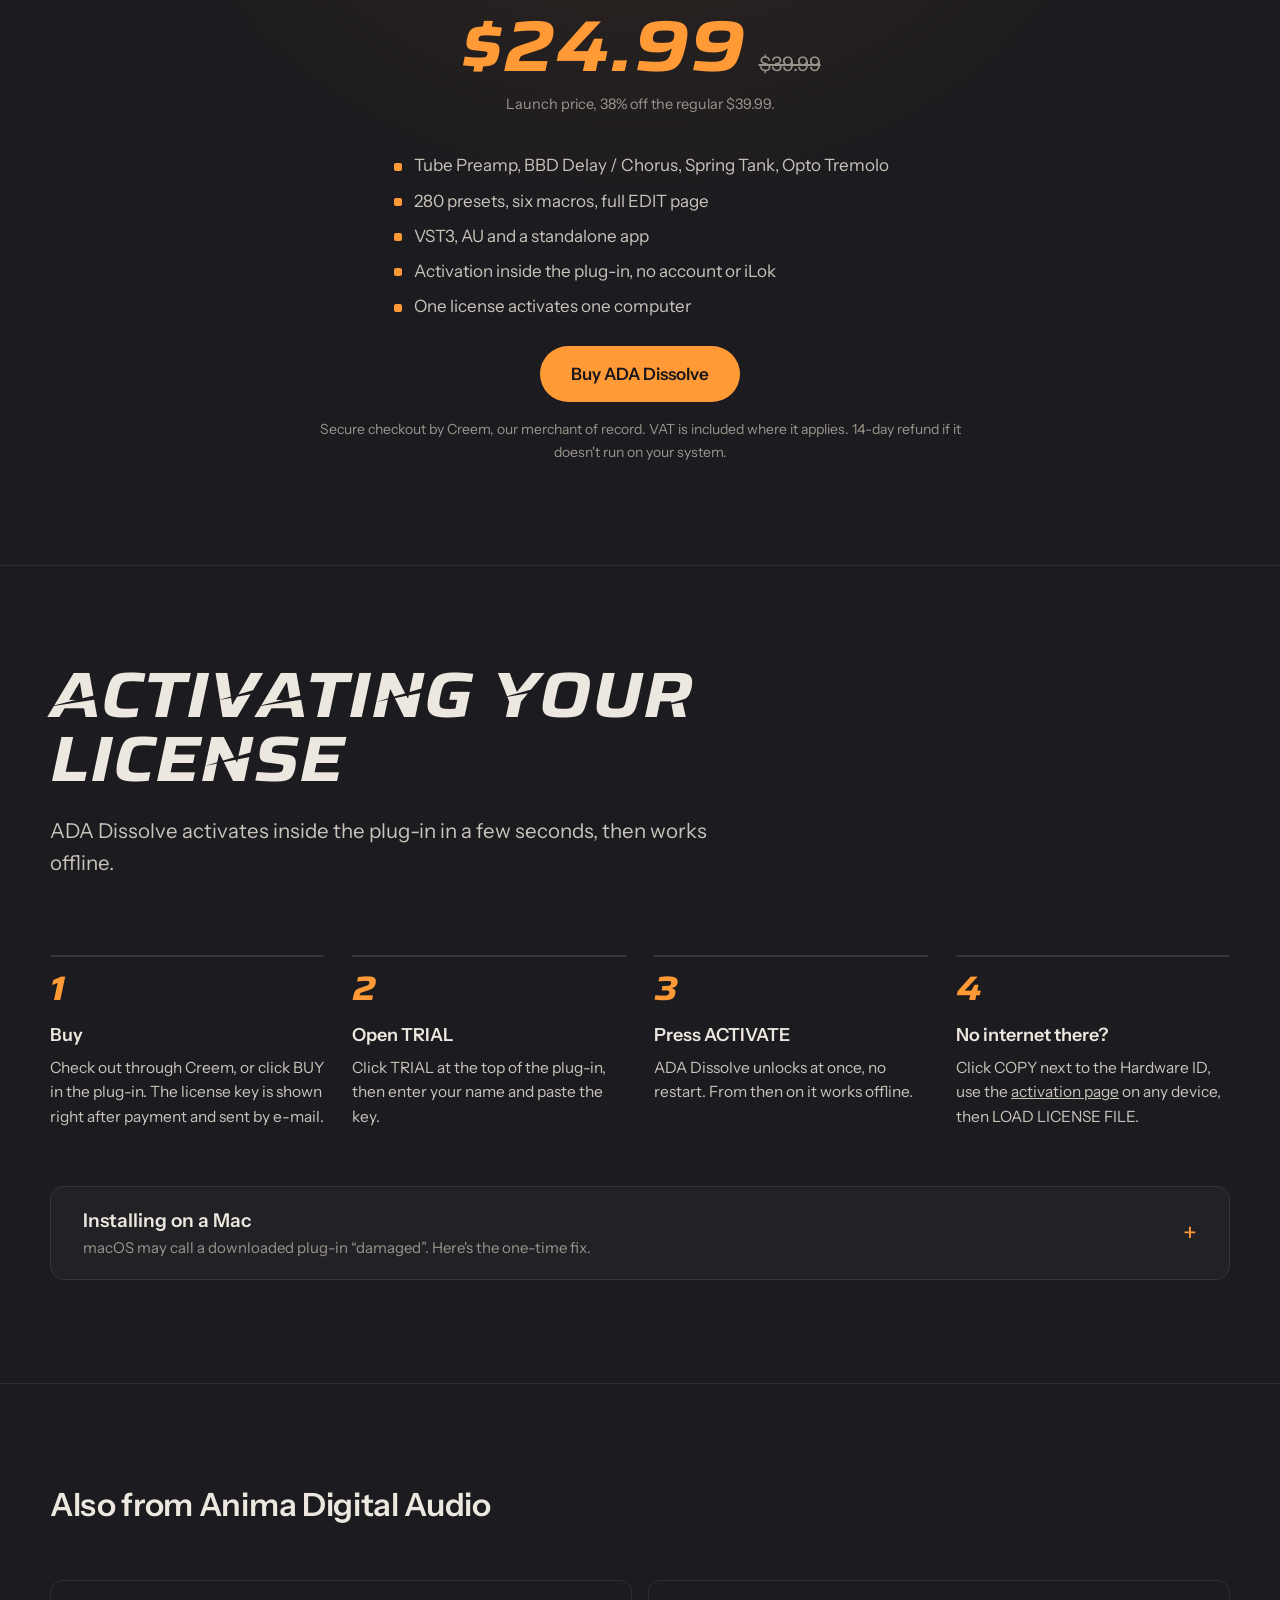
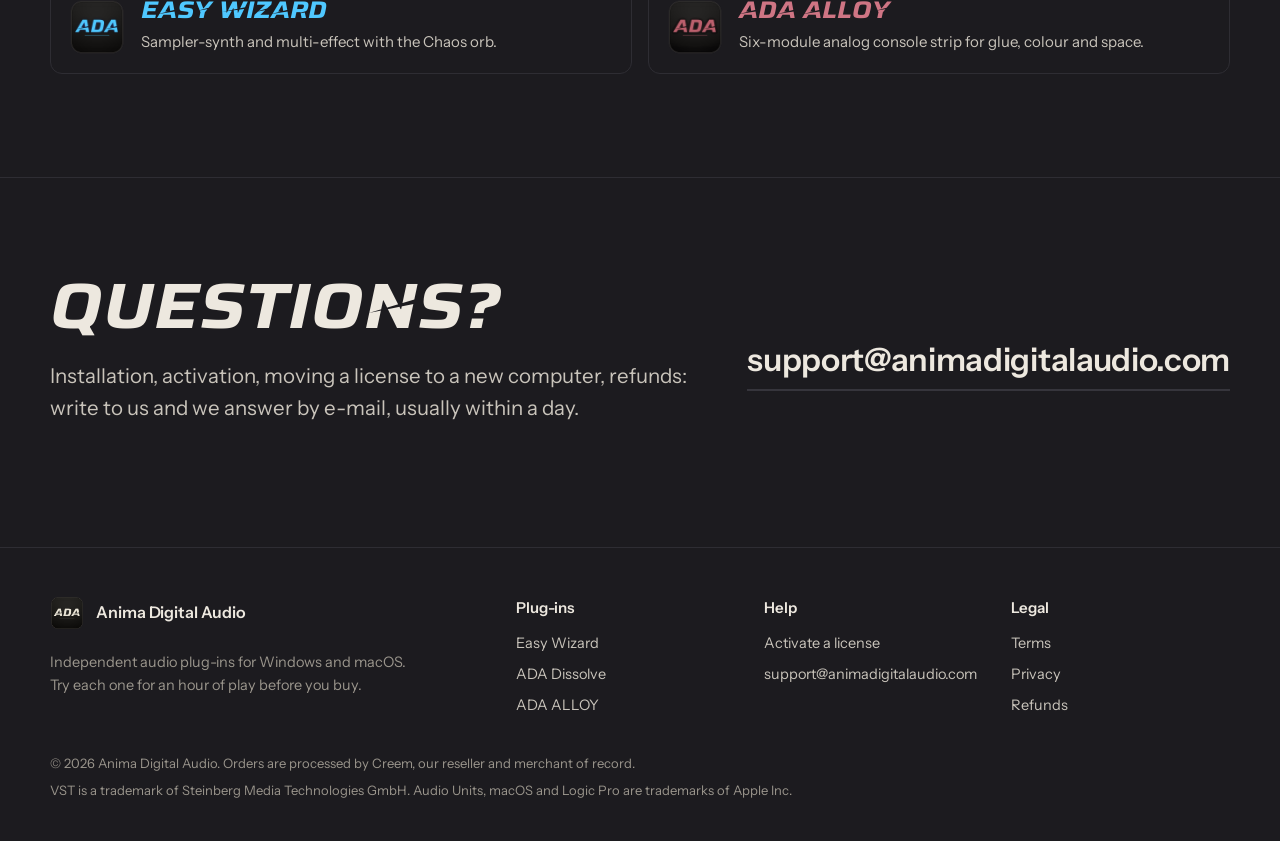
<file: dissolve.html>
<!doctype html>
<html lang="en" class="no-js">
<head>
  <meta charset="utf-8">
  <meta name="viewport" content="width=device-width, initial-scale=1">
  <title>ADA Dissolve — vintage hardware FX plug-in | Anima Digital Audio</title>
  <meta name="description" content="ADA Dissolve: tube preamp, bucket-brigade delay, spring tank and opto tremolo in one plug-in. 280 presets, six macros. VST3 and AU for Windows and macOS. Free 60-minute trial.">
  <meta name="theme-color" content="#1c1b1f">
  <meta property="og:type" content="website">
  <meta property="og:title" content="ADA Dissolve — vintage hardware FX plug-in | Anima Digital Audio">
  <meta property="og:description" content="ADA Dissolve: tube preamp, bucket-brigade delay, spring tank and opto tremolo in one plug-in. 280 presets, six macros. VST3 and AU for Windows and macOS. Free 60-minute trial.">
  <meta property="og:image" content="https://animadigitalaudio.com/assets/covers/ada-dissolve-cover-wide.jpg">
  <meta property="og:url" content="https://animadigitalaudio.com/dissolve.html">
  <meta name="twitter:card" content="summary_large_image">
  <link rel="icon" type="image/png" href="assets/favicon-dissolve.png">
  <link rel="apple-touch-icon" href="assets/apple-touch-icon-dissolve.png">
  <link rel="preconnect" href="https://fonts.googleapis.com">
  <link rel="preconnect" href="https://fonts.gstatic.com" crossorigin>
  <link href="https://fonts.googleapis.com/css2?family=Instrument+Sans:wght@400;500;600&display=swap" rel="stylesheet">
  <link rel="stylesheet" href="style.css">
  <script src="script.js" defer></script>
</head>
<body class="p-dissolve" data-product="dissolve">
<a class="skip" href="#main">Skip to content</a>
<header class="top">
  <div class="wrap top__in">
    <a class="brand" href="index.html"><img src="assets/ada-studio.png" alt="" width="34" height="34"><span>Anima Digital Audio</span></a>
    <button class="menu-toggle" type="button" aria-expanded="false" aria-controls="menu">Menu</button>
    <nav class="menu" id="menu" aria-label="Main">
      <a class="plugin-link" href="easy-wizard.html" style="--c: var(--ew)"><i></i>Easy Wizard</a> <a class="plugin-link" href="dissolve.html" style="--c: var(--dissolve)" aria-current="page"><i></i>ADA Dissolve</a> <a class="plugin-link" href="alloy.html" style="--c: var(--alloy)"><i></i>ADA ALLOY</a>
      <a href="activate.html">Activate</a>
      <a href="index.html#support">Support</a>
    </nav>
  </div>
</header>

<main id="main">
  <section class="pd-hero">
    <div class="wrap pd-hero__in">
      <img class="pd-hero__plate" src="assets/ada-dissolve.png" alt="" width="72" height="72">
      <p class="pd-hero__kind">Vintage hardware rack</p>
      <h1 class="pd-hero__name">ADA Dissolve</h1>
      <p class="pd-hero__lede">Four old studio machines in one rack: a valve preamp, a bucket-brigade delay whose every repeat gets darker, a spring tank you can kick, and a photocell tremolo that breathes.</p>
      <div class="pd-hero__cta">
        <a class="btn btn--buy btn--big" data-checkout href="#price"><span data-label>Buy now</span> <span class="price-tag" data-price></span></a>
        <a class="btn btn--line btn--big" href="#try">Try it free</a>
      </div>
      <ul class="badges"><li>60-minute free trial</li><li>No account, no iLok</li><li>280 presets</li></ul>
    </div>
    <div class="wrap pd-hero__shot"><div class="frame"><img src="assets/feat/dis-main.jpg" alt="ADA Dissolve interface" width="2000" height="1309"></div></div>
  </section>

  <section class="section why">
    <div class="wrap">
      <h2 class="why__title">Why ADA Dissolve?</h2>
      <p class="why__text">Old gear has a way of making a part feel lived-in: the echo that gets darker, the spring that splashes, the lamp that slowly pulses. ADA Dissolve models four of those machines as circuits, and keeps them clean.</p><p class="why__text">No hiss in the pauses, no digital grit on top, no clicks when you turn a knob or change a preset. Just the character.</p>
      <div class="why__uses"><div class="why__use"><h3 class="h-s">Guitars</h3><p>Valve break-up, spring splash and amp-style tremolo.</p></div><div class="why__use"><h3 class="h-s">Keys and synths</h3><p>Bucket-brigade chorus and slow, dark echoes.</p></div><div class="why__use"><h3 class="h-s">Vocals</h3><p>Warmth and short slap echoes that sit behind the voice.</p></div><div class="why__use"><h3 class="h-s">Sound design</h3><p>Feedback at the edge of oscillation and a tank that crashes.</p></div></div>
    </div>
  </section>

  <section class="section feats" id="features">
    <div class="wrap">
      <div class="feats__head"><h2 class="h-l">Features</h2><p class="lede">Four blocks in one signal path, six macros on top, every knob one click away.</p></div>
      
      <article class="feat">
        <figure class="feat__pic"><img src="assets/feat/dis-chain.jpg" alt="The signal chain with four block cards and their mix faders" width="1600" height="190" loading="lazy" decoding="async"></figure>
        <div class="feat__text">
          <p class="feat__sub">The rack</p>
          <h3 class="feat__title">Four machines, one signal path</h3>
          <p class="feat__body">Each block sits on its own card. The amber bar is a fader for that block's mix: pull it to zero and the block switches off and costs no CPU. Change the order of the chain in EDIT, and the sound glides from one setting to the next.</p>
          <ul class="chips"><li>Mix fader per block</li><li>0 % CPU when a block is off</li><li>Re-orderable chain</li></ul>
        </div>
      </article>
      <article class="feat">
        <figure class="feat__pic"><img src="assets/feat/dis-preamp.jpg" alt="The Tube Preamp row with its transfer curve" width="1600" height="186" loading="lazy" decoding="async"></figure>
        <div class="feat__text">
          <p class="feat__sub">Tube Preamp</p>
          <h3 class="feat__title">Warm, then honest break-up</h3>
          <p class="feat__body">A dual-triode stage at 4× oversampling. Low drive stays clean, the middle thickens, the top breaks up like a real valve. ASYMMETRY adds even harmonics, TONE rounds the top, and the input stays tight so the bass never turns to mud. The display draws the real transfer curve.</p>
          <ul class="chips"><li>Drive, Asymmetry, Tone, Level, Mix</li><li>4× oversampling, no aliasing</li><li>Bass stays tight at full drive</li></ul>
        </div>
      </article>
      <article class="feat">
        <figure class="feat__pic"><img src="assets/feat/dis-delay.jpg" alt="The BBD Delay row with darkening repeats" width="1600" height="186" loading="lazy" decoding="async"></figure>
        <div class="feat__text">
          <p class="feat__sub">BBD Delay / Chorus</p>
          <h3 class="feat__title">Every repeat a little darker</h3>
          <p class="feat__body">A 4096-stage bucket-brigade chip with its compander and filters inside the feedback loop. Set it from a 5 ms chorus to 900 ms echoes. Turning TIME bends the pitch like the real chip, AGE darkens it, and the last part of REPEATS takes you to the edge of oscillation without running away.</p>
          <ul class="chips"><li>5–900 ms, chorus to echo</li><li>Mod, Rate, Age, Stereo spread</li><li>Self-oscillation, always bounded</li></ul>
        </div>
      </article>
      <article class="feat">
        <figure class="feat__pic"><img src="assets/feat/dis-spring.jpg" alt="The Spring Tank row with a decaying spring" width="1600" height="186" loading="lazy" decoding="async"></figure>
        <div class="feat__text">
          <p class="feat__sub">Spring Tank</p>
          <h3 class="feat__title">A tank you can kick</h3>
          <p class="feat__body">Real spring drip and splash, from a short slap to a long wash. Hit the strings hard and the tank crashes: a crack, a low thump and a rattle, like kicking an old amp. It only reacts to hits, never to a sustained note.</p>
          <ul class="chips"><li>Decay, Tone, Drip, Crash, Mix</li><li>Crash on hard transients</li><li>From short slap to long wash</li></ul>
        </div>
      </article>
      <article class="feat">
        <figure class="feat__pic"><img src="assets/feat/dis-tremolo.jpg" alt="The Opto Tremolo row with a square wave" width="1600" height="186" loading="lazy" decoding="async"></figure>
        <div class="feat__text">
          <p class="feat__sub">Opto Tremolo</p>
          <h3 class="feat__title">A lamp and a photocell</h3>
          <p class="feat__body">The classic amp circuit: a lamp lights a photocell. Fast attack, a slower release that lingers in the dark, up to −24 dB deep. Run it free or lock it to your DAW's tempo.</p>
          <ul class="chips"><li>Rate or tempo sync</li><li>Shape and stereo</li><li>Up to −24 dB deep</li></ul>
        </div>
      </article>
      <article class="feat">
        <figure class="feat__pic"><img src="assets/feat/dis-macros.jpg" alt="Six macro knobs" width="1600" height="332" loading="lazy" decoding="async"></figure>
        <div class="feat__text">
          <p class="feat__sub">Macros</p>
          <h3 class="feat__title">Six big knobs for the whole rack</h3>
          <p class="feat__body">TONE, DRIVE, ECHO, SPRING, TREMOLO and MIX move the right parameters of every block at once, so you can play the rack without opening it.</p>
          <ul class="chips"><li>Tone, Drive, Echo</li><li>Spring, Tremolo, Mix</li></ul>
        </div>
      </article>
      <article class="feat">
        <figure class="feat__pic"><img src="assets/feat/dis-edit.jpg" alt="The EDIT page with every block and its display" width="2000" height="1309" loading="lazy" decoding="async"></figure>
        <div class="feat__text">
          <p class="feat__sub">EDIT</p>
          <h3 class="feat__title">Every knob, one page</h3>
          <p class="feat__body">Open EDIT and the whole chain unfolds: input gain, low cut and tilt EQ, the four blocks with their live displays, and an output stage with saturation, low-pass, dry/wet and chain order.</p>
          <ul class="chips"><li>Input: Gain, Low Cut, Tilt EQ</li><li>Output: Saturate, Low-pass, Dry/Wet</li><li>Chain order</li></ul>
        </div>
      </article>
      <article class="feat feat--text">
        
        <div class="feat__text">
          <p class="feat__sub">Presets</p>
          <h3 class="feat__title">280 presets, all at the same loudness</h3>
          <p class="feat__body">24 hand-made sounds and eight families of 32: Clear Glass, Warm Valves, Swaying Lamps, Long Echoes, Spring Rooms, Wobble & Haze, Heavy Valves and Edge of Feedback. Step through them with the arrows; Randomize builds a fresh variation of any preset.</p>
          <ul class="chips"><li>24 hand-made + 256 in 8 families</li><li>Level-matched</li><li>Randomize</li></ul>
        </div>
      </article>
    </div>
  </section>

  <section class="section" id="specs">
    <div class="wrap specs">
      <h2 class="h-l">Specs</h2>
      <dl class="specs__list"><dt>Formats</dt><dd>VST3 on Windows and macOS, Audio Unit on macOS, standalone app on both</dd><dt>Windows</dt><dd>Windows 10 or 11, 64-bit</dd><dt>macOS</dt><dd>macOS 10.13 or newer, Universal Binary for Apple Silicon and Intel</dd><dt>Hosts</dt><dd>Any 64-bit host that loads VST3 or Audio Units</dd><dt>Presets</dt><dd>280, plus your own in Documents/Anima Digital Audio/ADA Dissolve</dd><dt>Activation</dt><dd>Inside the plug-in or with a license file, one computer, works offline</dd><dt>Trial</dt><dd>Full version, 60 minutes of play, then bypass</dd></dl>
    </div>
  </section>

  <section class="section try" id="try">
    <div class="wrap try__in">
      <h2 class="h-l">Try it out</h2>
      <p class="lede">The trial is the complete plug-in with every block and preset. Only the time sound runs through it counts. When the hour is used up, ADA Dissolve bypasses itself, so your mix never goes silent.</p>
      <div class="dl">
        <a data-download="win" href="#"><b>Windows</b><span>Installer · VST3 and standalone · 64-bit</span><em>Download</em></a>
        <a data-download="mac" href="#"><b>macOS</b><span>VST3, AU and app · Apple Silicon and Intel</span><em>Download</em></a>
      </div>
      <p class="fineprint">On a Mac, see <a href="#mac">the one-time install step</a>.</p>
    </div>
  </section>

  <section class="section buy" id="price">
    <div class="wrap buy__in">
      <img src="assets/ada-dissolve.png" alt="" width="64" height="64">
      <h2 class="h-m">One license, the whole rack</h2>
      <div class="price"><span class="price__now" data-price></span><span class="price__was" data-price-old></span></div>
      <p class="price__note" data-price-note></p>
      <ul class="included"><li>Tube Preamp, BBD Delay / Chorus, Spring Tank, Opto Tremolo</li><li>280 presets, six macros, full EDIT page</li><li>VST3, AU and a standalone app</li><li>Activation inside the plug-in, no account or iLok</li><li>One license activates one computer</li></ul>
      <a class="btn btn--buy btn--big" data-checkout href="#"><span data-label>Buy ADA Dissolve</span></a>
      <p class="fineprint">Secure checkout by Creem, our merchant of record. VAT is included where it applies. 14-day refund if it doesn't run on your system.</p>
    </div>
  </section>

  <section class="section" id="activation">
    <div class="wrap">
      <div class="section__head"><h2 class="h-l">Activating your license</h2><p class="lede">ADA Dissolve activates inside the plug-in in a few seconds, then works offline.</p></div>
      <ol class="steps"><li><h3>Buy</h3><p>Check out through Creem, or click BUY in the plug-in. The license key is shown right after payment and sent by e-mail.</p></li><li><h3>Open TRIAL</h3><p>Click TRIAL at the top of the plug-in, then enter your name and paste the key.</p></li><li><h3>Press ACTIVATE</h3><p>ADA Dissolve unlocks at once, no restart. From then on it works offline.</p></li><li><h3>No internet there?</h3><p>Click COPY next to the Hardware ID, use the <a href="activate.html?product=dissolve">activation page</a> on any device, then LOAD LICENSE FILE.</p></li></ol>
      <div id="mac"><details class="mac">
        <summary><b class="h-s">Installing on a Mac<span>macOS may call a downloaded plug-in “damaged”. Here's the one-time fix.</span></b></summary>
        <div class="mac__body">
          <p class="measure">ADA Dissolve is distributed outside the Mac App Store, so macOS quarantines the download and may say the plug-in “is damaged” or “can't be verified”. The files are fine: the install script removes the quarantine flag.</p>
          <ol>
            <li>Unzip the download and double-click <strong>Install ADA Dissolve.command</strong>. If macOS blocks it, right-click it, choose <strong>Open</strong>, then <strong>Open</strong> again.</li>
            <li>Enter your Mac password when asked. Nothing is shown while you type.</li>
            <li>Installing by hand instead? Copy <code>ADA Dissolve.vst3</code> to <code>/Library/Audio/Plug-Ins/VST3/</code>, <code>ADA Dissolve.component</code> to <code>/Library/Audio/Plug-Ins/Components/</code> and the app to <code>/Applications</code>, then run the command below in Terminal.</li>
            <li>Restart your DAW or rescan plug-ins. ADA Dissolve is listed under Anima Digital Audio.</li>
          </ol>
          <div class="cmd"><pre id="mac-cmd">sudo xattr -rd com.apple.quarantine "/Library/Audio/Plug-Ins/VST3/ADA Dissolve.vst3"
sudo xattr -rd com.apple.quarantine "/Library/Audio/Plug-Ins/Components/ADA Dissolve.component"
sudo xattr -rd com.apple.quarantine "/Applications/ADA Dissolve.app"
killall -9 AudioComponentRegistrar</pre><button class="btn btn--line btn--small" type="button" data-copy-target="mac-cmd">Copy</button></div>
          <p class="small muted">Keep the quotes: the file names contain spaces.</p>
        </div>
      </details></div>
    </div>
  </section>

  <section class="section">
    <div class="wrap">
      <div class="section__head"><h2 class="h-m">Also from Anima Digital Audio</h2></div>
      <div class="others"><a class="other" href="easy-wizard.html" style="--c: var(--ew)"><img src="assets/ada-easy-wizard.png" alt="" width="56" height="56"><div><b>Easy Wizard</b><span>Sampler-synth and multi-effect with the Chaos orb.</span></div></a><a class="other" href="alloy.html" style="--c: var(--alloy)"><img src="assets/ada-alloy.png" alt="" width="56" height="56"><div><b>ADA ALLOY</b><span>Six-module analog console strip for glue, colour and space.</span></div></a></div>
    </div>
  </section>

  <section class="section" id="support">
  <div class="wrap support">
    <div>
      <h2 class="h-l" style="margin-bottom: 16px">Questions?</h2>
      <p class="lede">Installation, activation, moving a license to a new computer, refunds: write to us and we answer by e-mail, usually within a day.</p>
    </div>
    <a class="mail" data-email href="mailto:support@animadigitalaudio.com">support@animadigitalaudio.com</a>
  </div>
</section>

</main>
<footer class="foot">
  <div class="wrap">
    <div class="foot__grid">
      <div>
        <a class="brand" href="index.html"><img src="assets/ada-studio.png" alt="" width="34" height="34" loading="lazy"><span style="color: var(--bone)">Anima Digital Audio</span></a>
        <p style="margin-top: 14px; max-width: 26em">Independent audio plug-ins for Windows and macOS. Try each one for an hour of play before you buy.</p>
      </div>
      <div><h4>Plug-ins</h4><ul><li><a href="easy-wizard.html">Easy Wizard</a></li><li><a href="dissolve.html">ADA Dissolve</a></li><li><a href="alloy.html">ADA ALLOY</a></li></ul></div>
      <div><h4>Help</h4><ul><li><a href="activate.html">Activate a license</a></li><li><a data-email href="mailto:support@animadigitalaudio.com">support@animadigitalaudio.com</a></li></ul></div>
      <div><h4>Legal</h4><ul><li><a href="terms.html">Terms</a></li><li><a href="privacy.html">Privacy</a></li><li><a href="refund.html">Refunds</a></li></ul></div>
    </div>
    <div class="foot__legal">
      <p style="margin:0">© 2026 Anima Digital Audio. Orders are processed by Creem, our reseller and merchant of record.</p>
      <p style="margin:0">VST is a trademark of Steinberg Media Technologies GmbH. Audio Units, macOS and Logic Pro are trademarks of Apple Inc.</p>
    </div>
  </div>
</footer>
<div class="toast" role="status" aria-live="polite"></div>
</body>
</html>
</file>
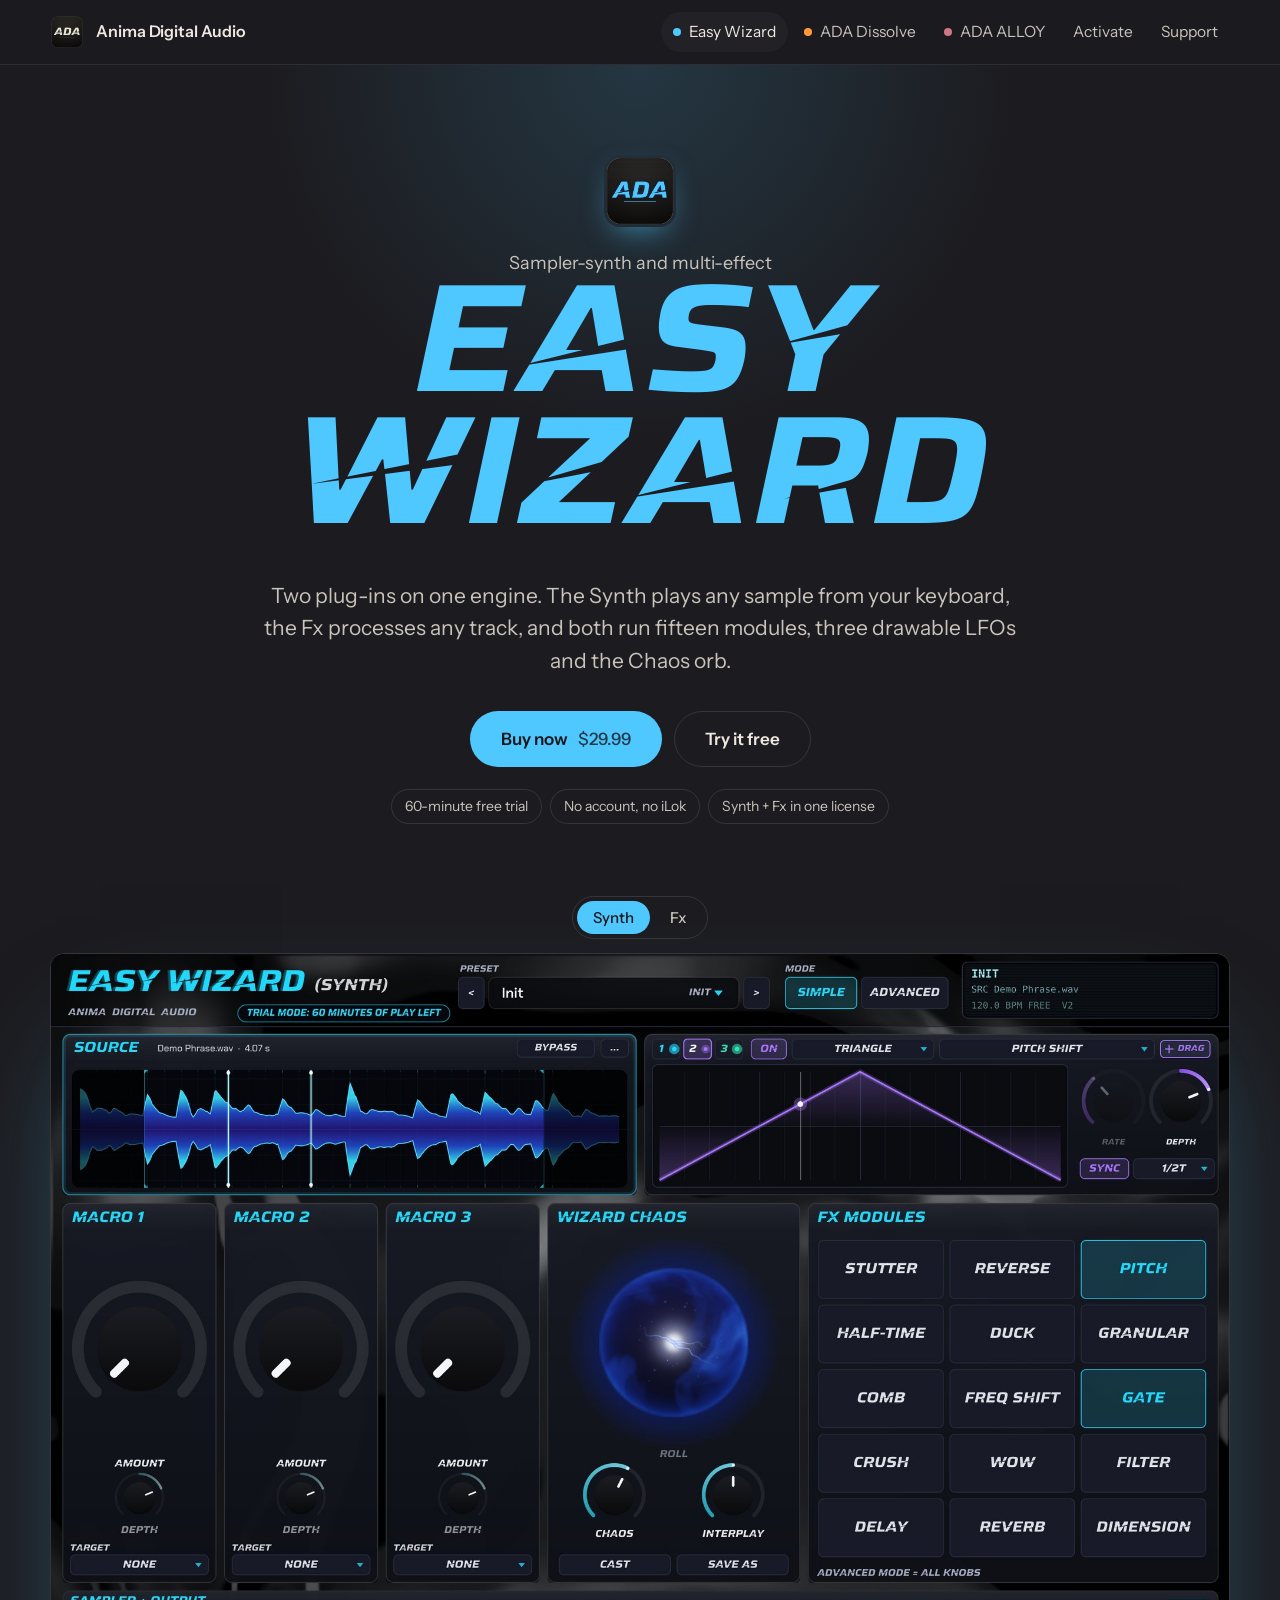
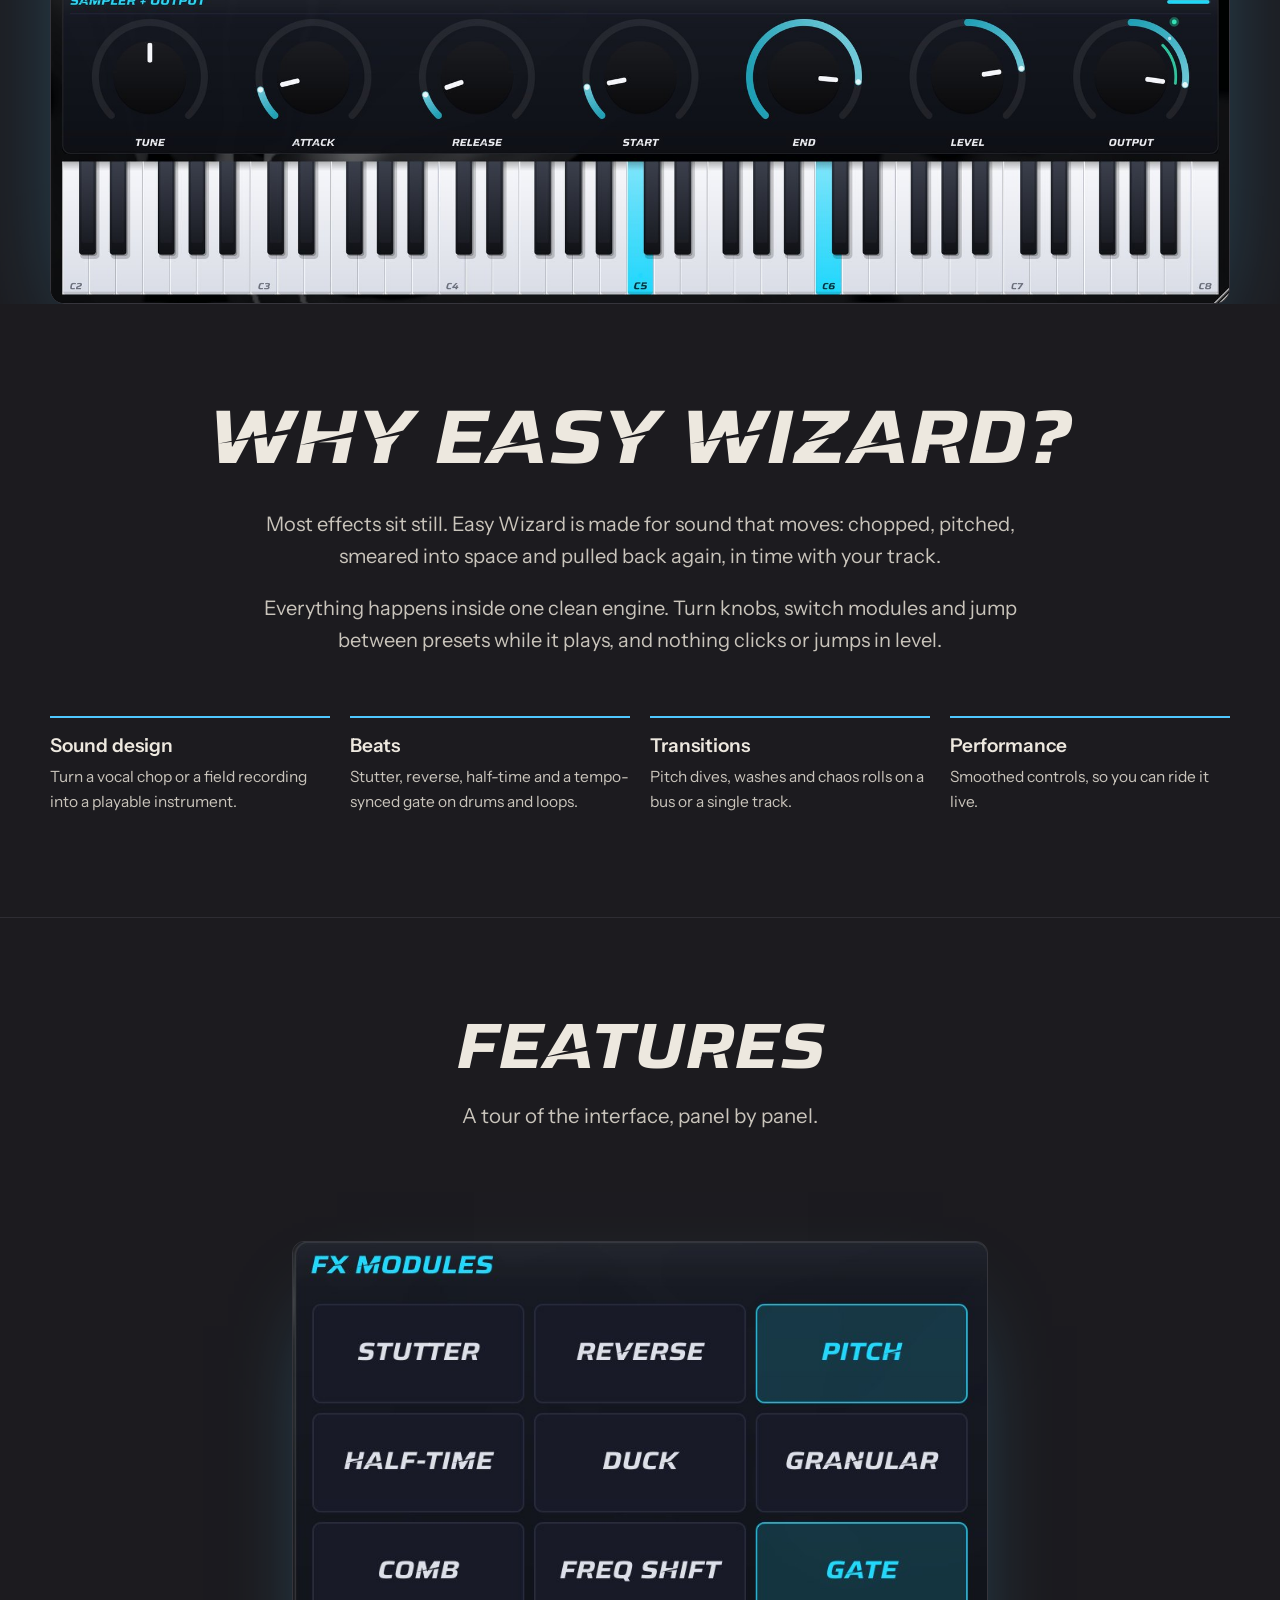
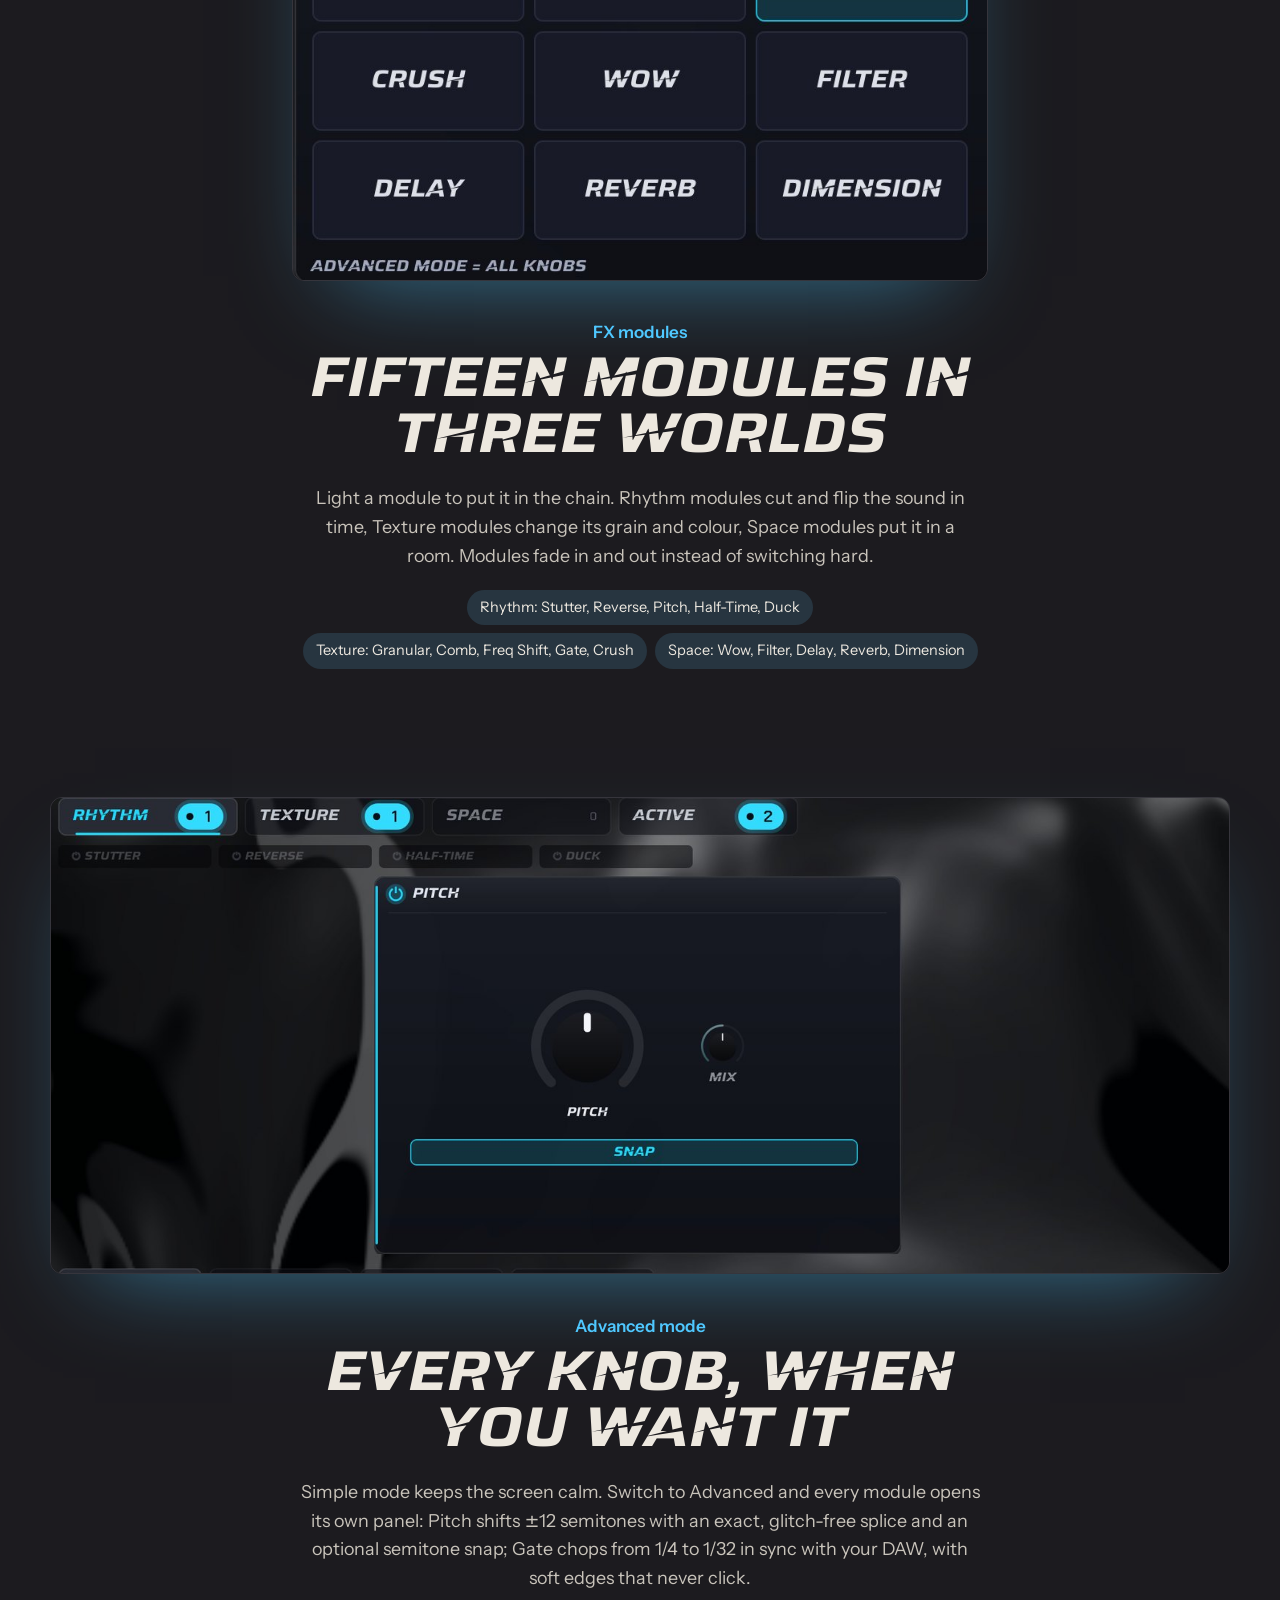
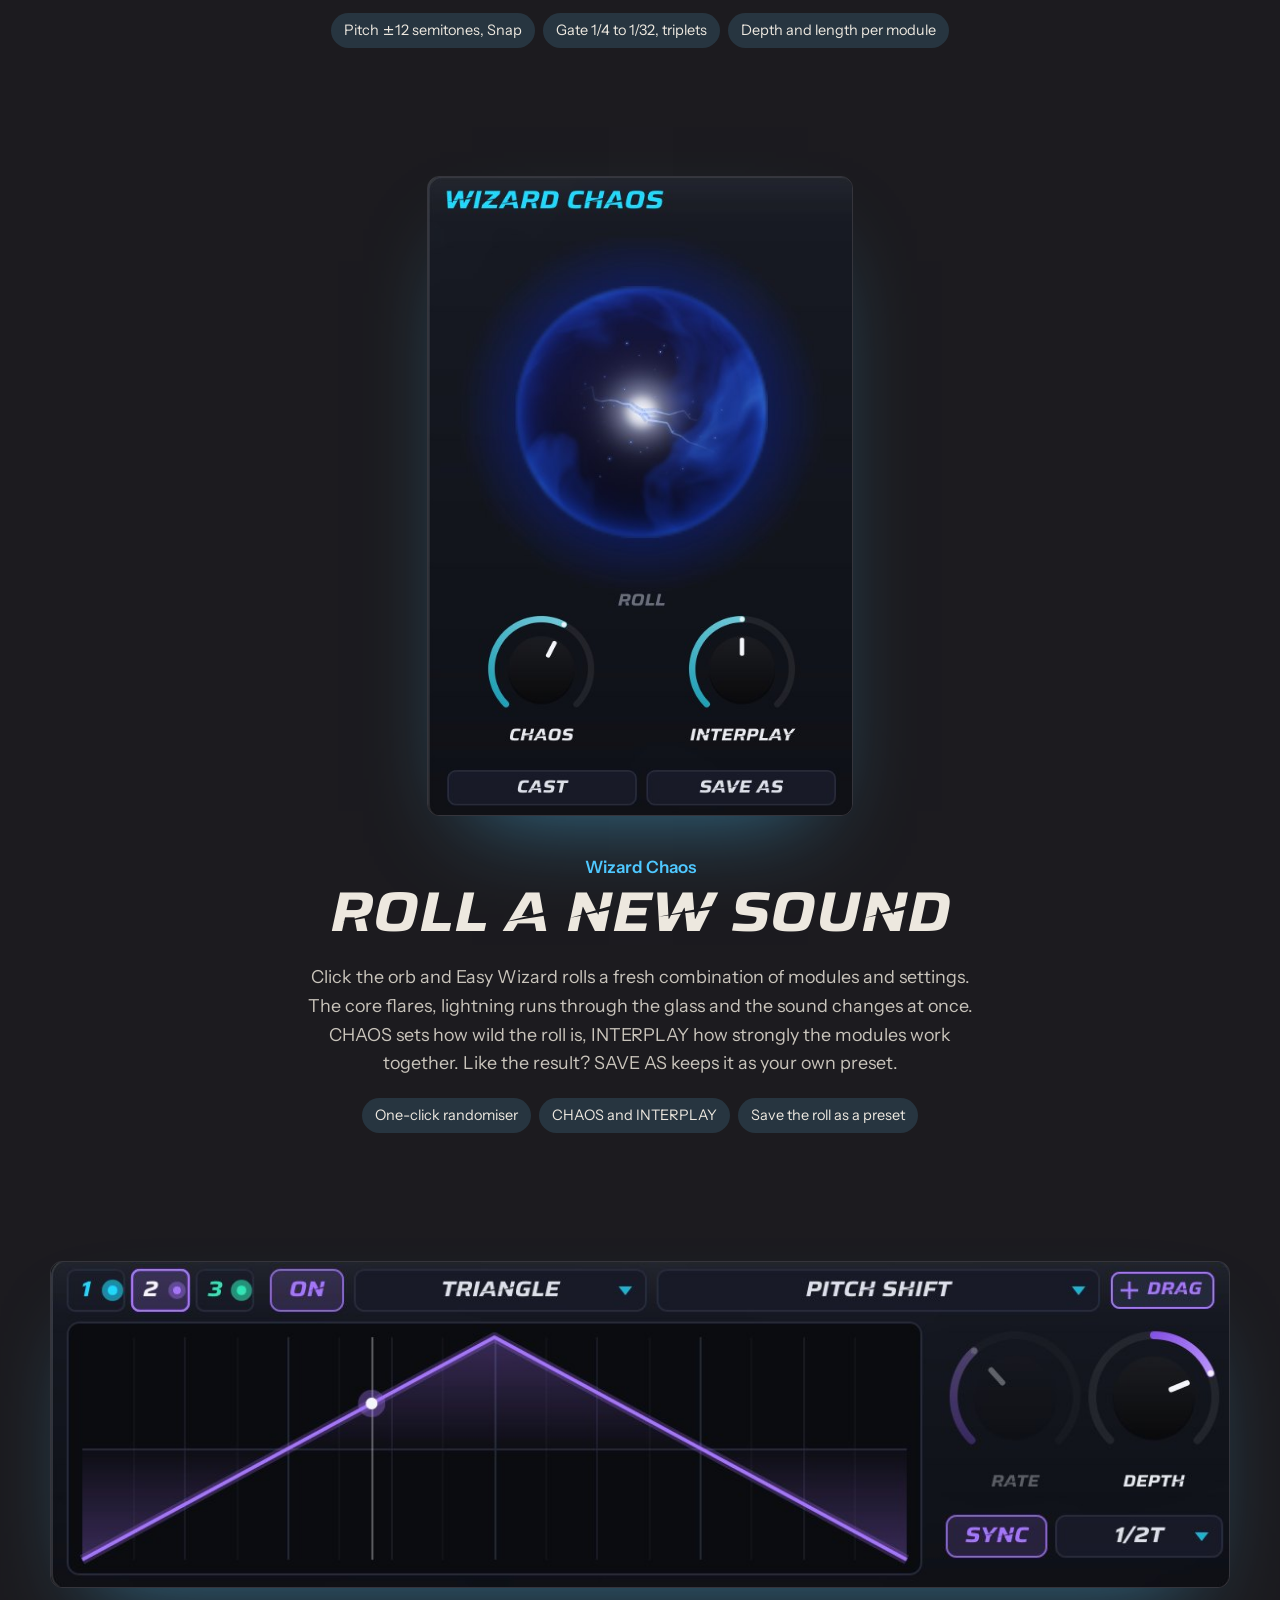
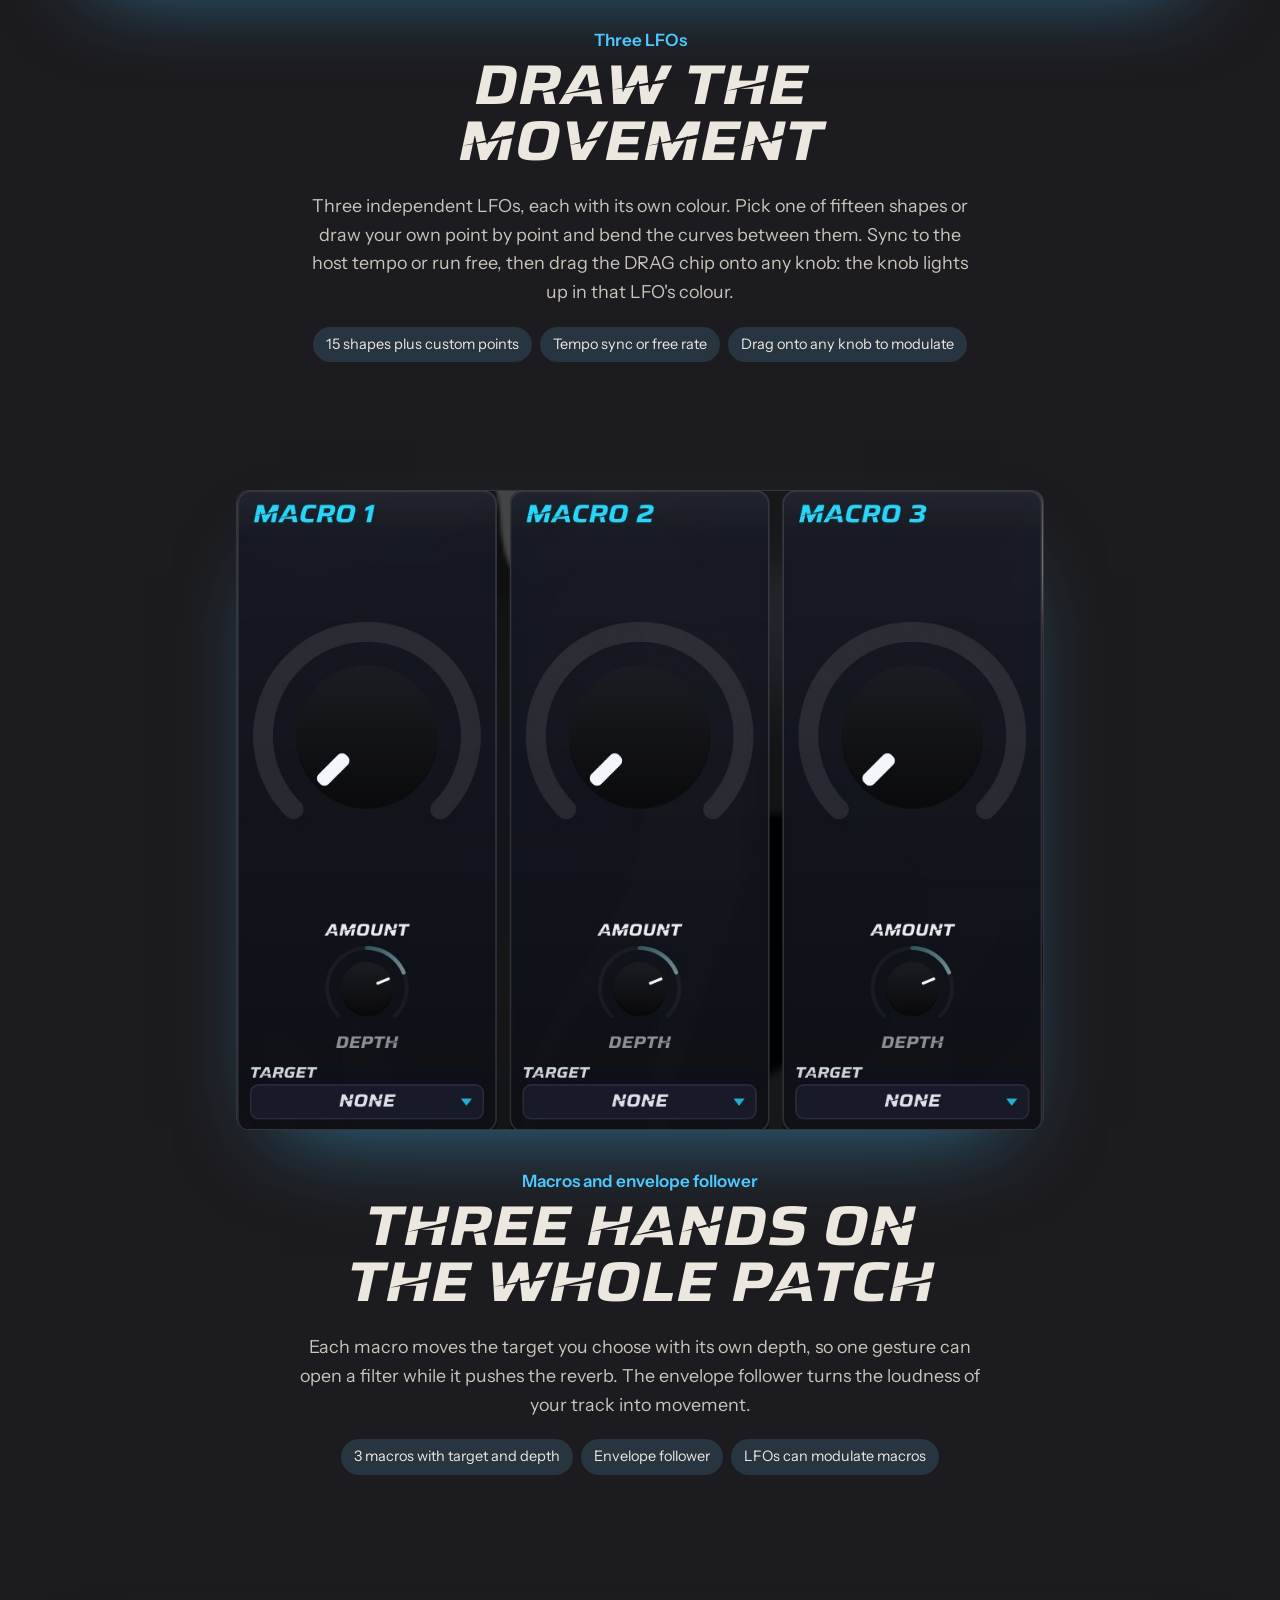
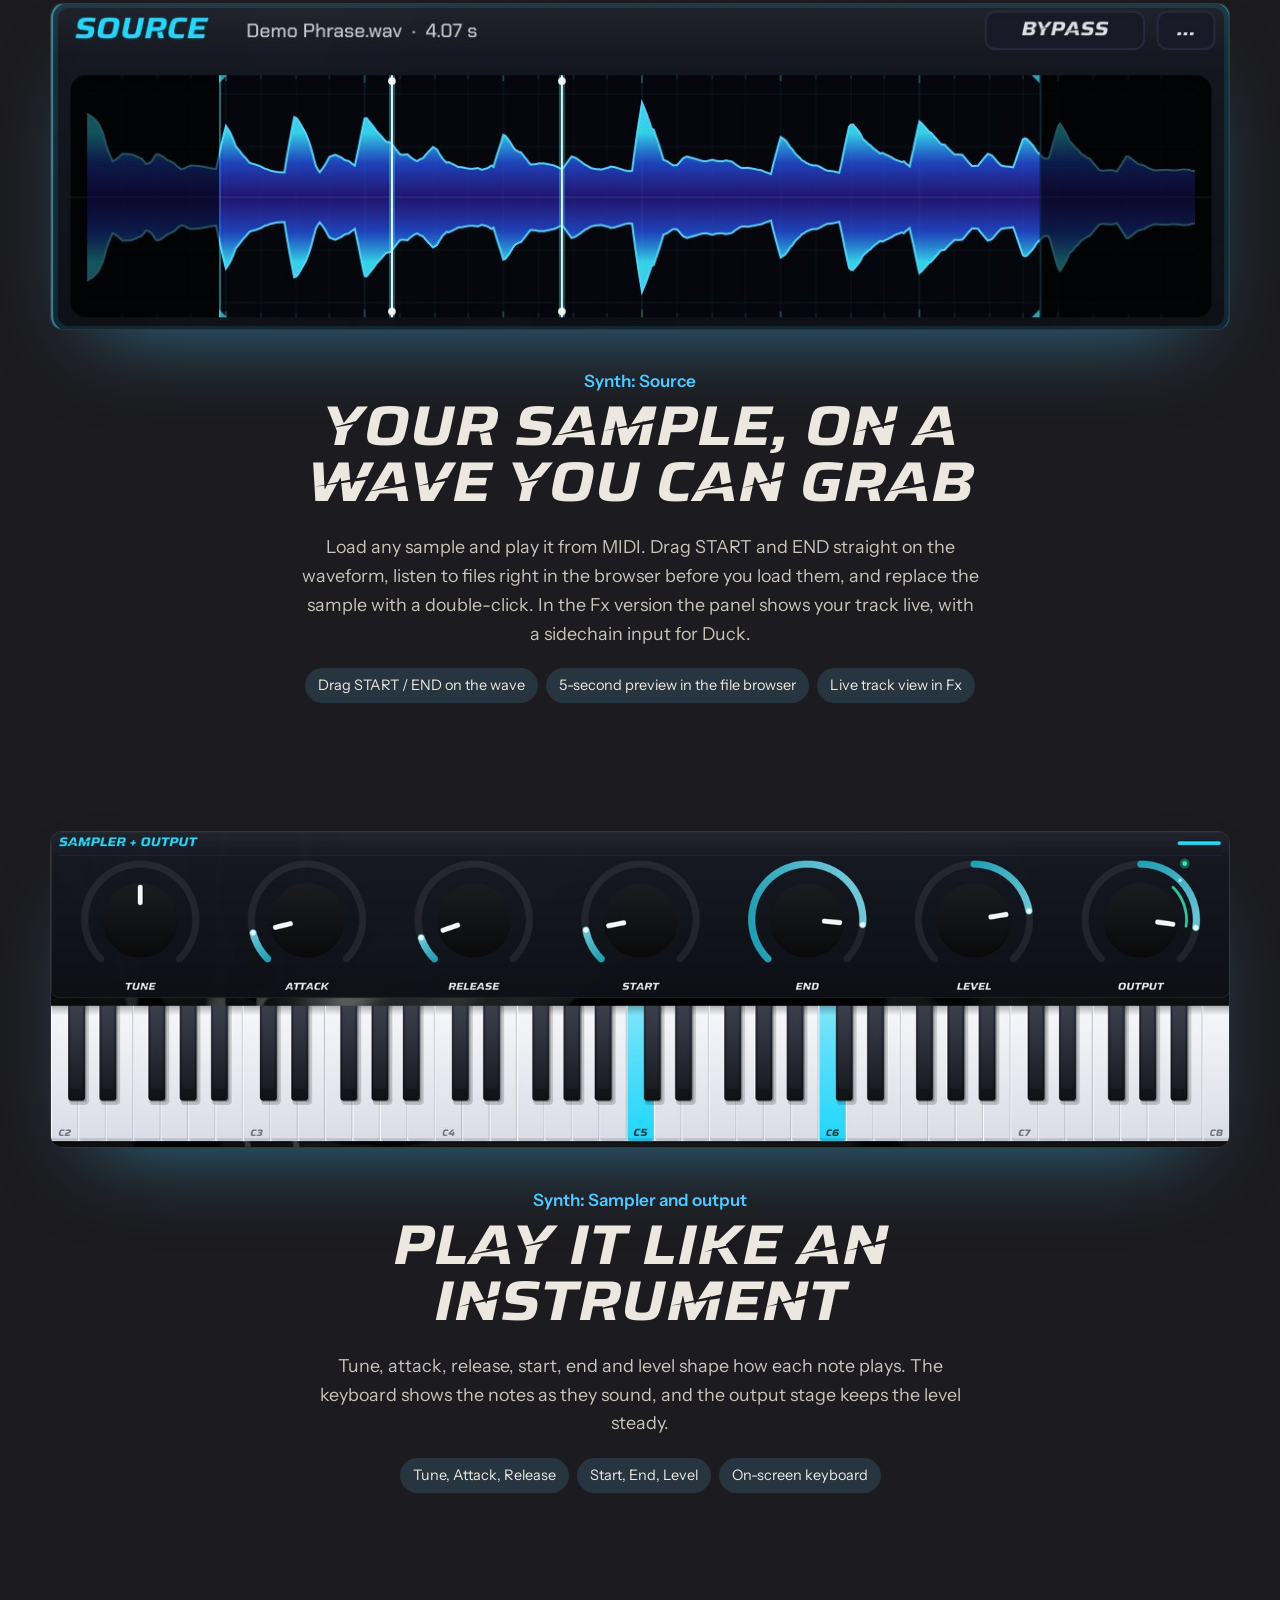
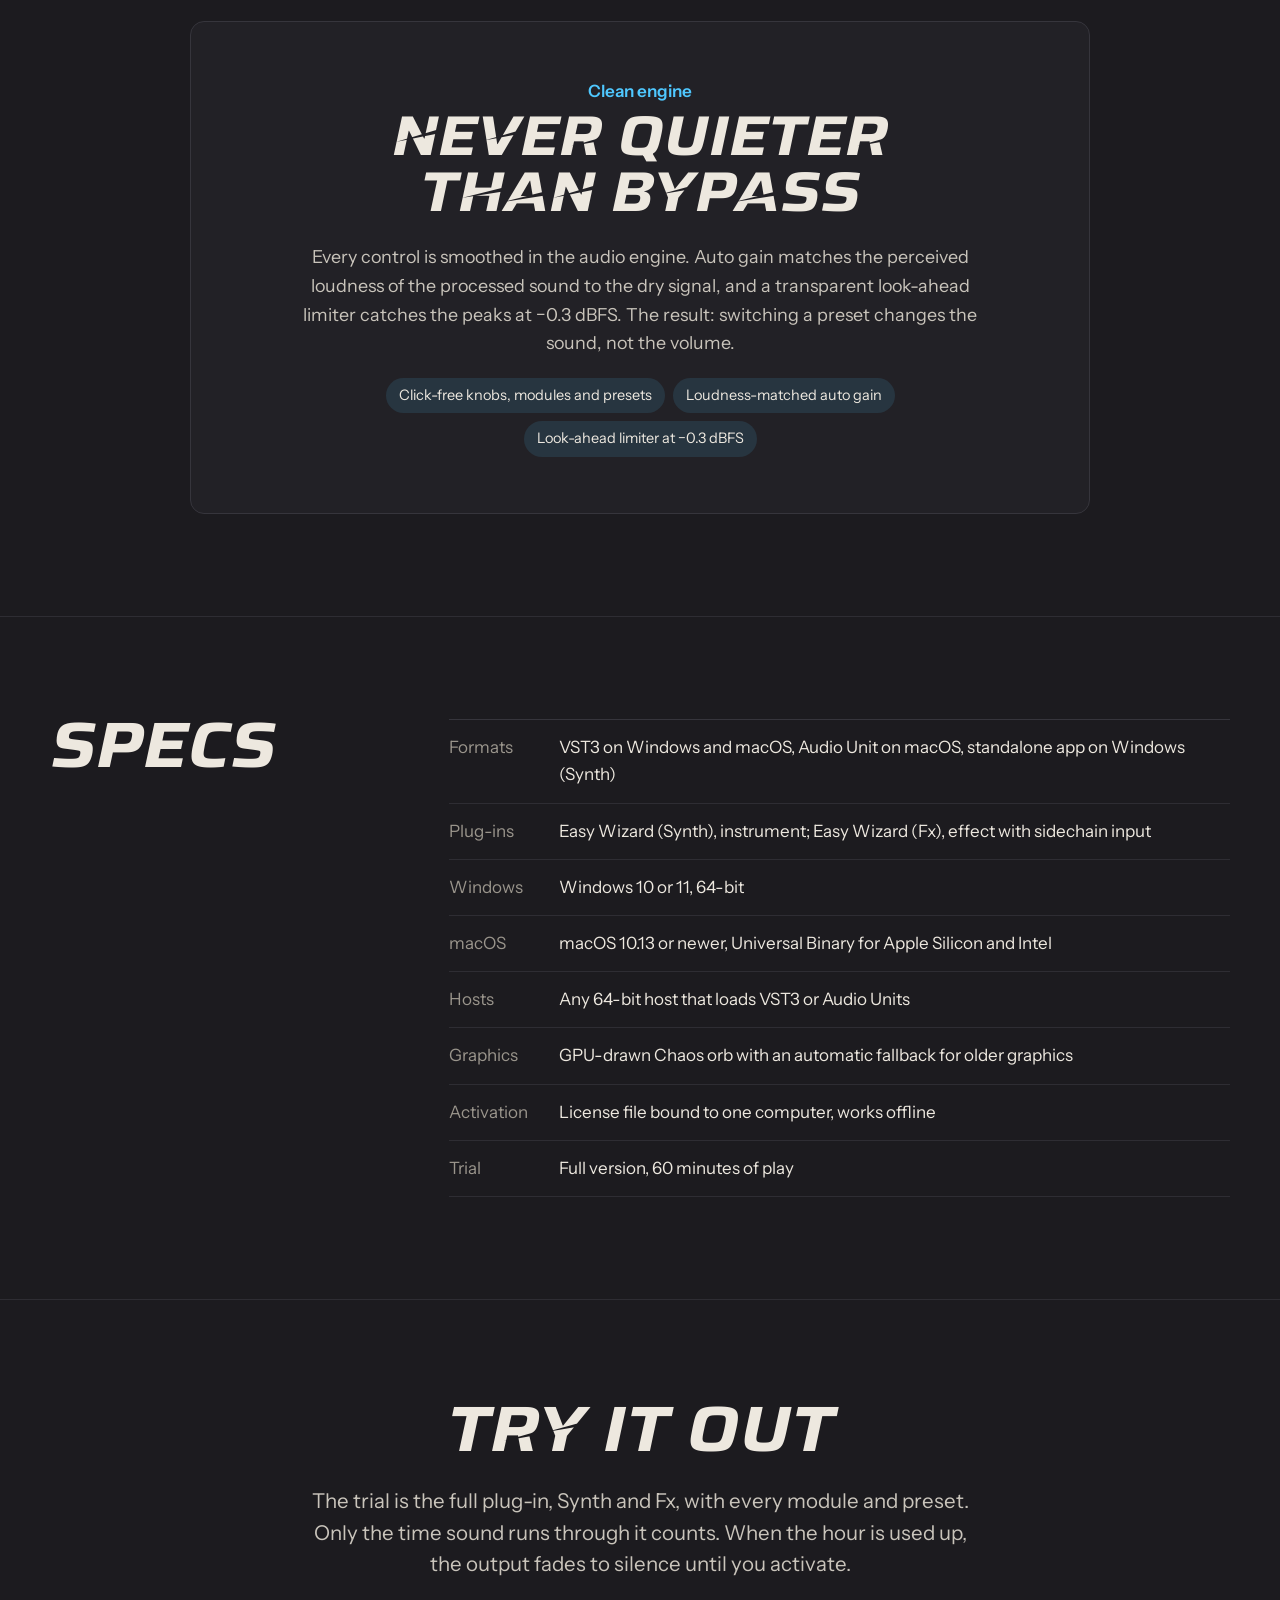
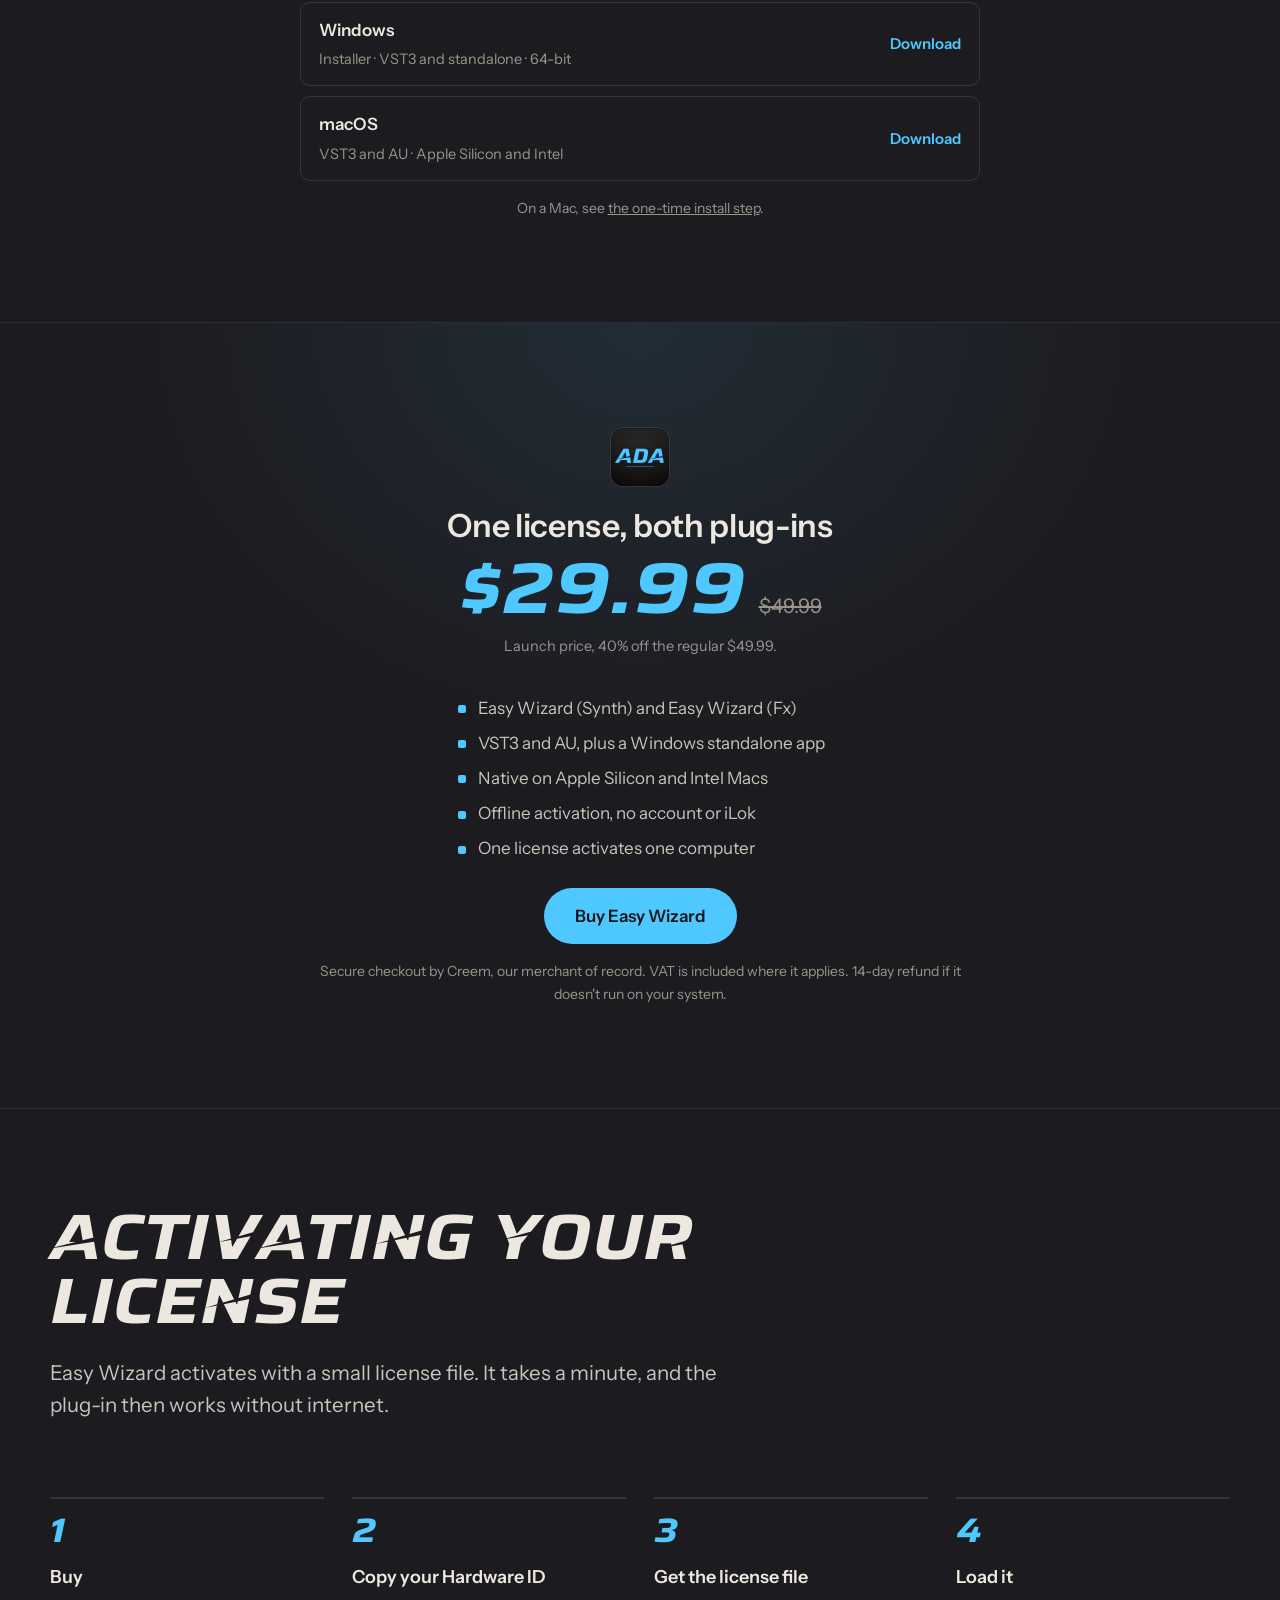
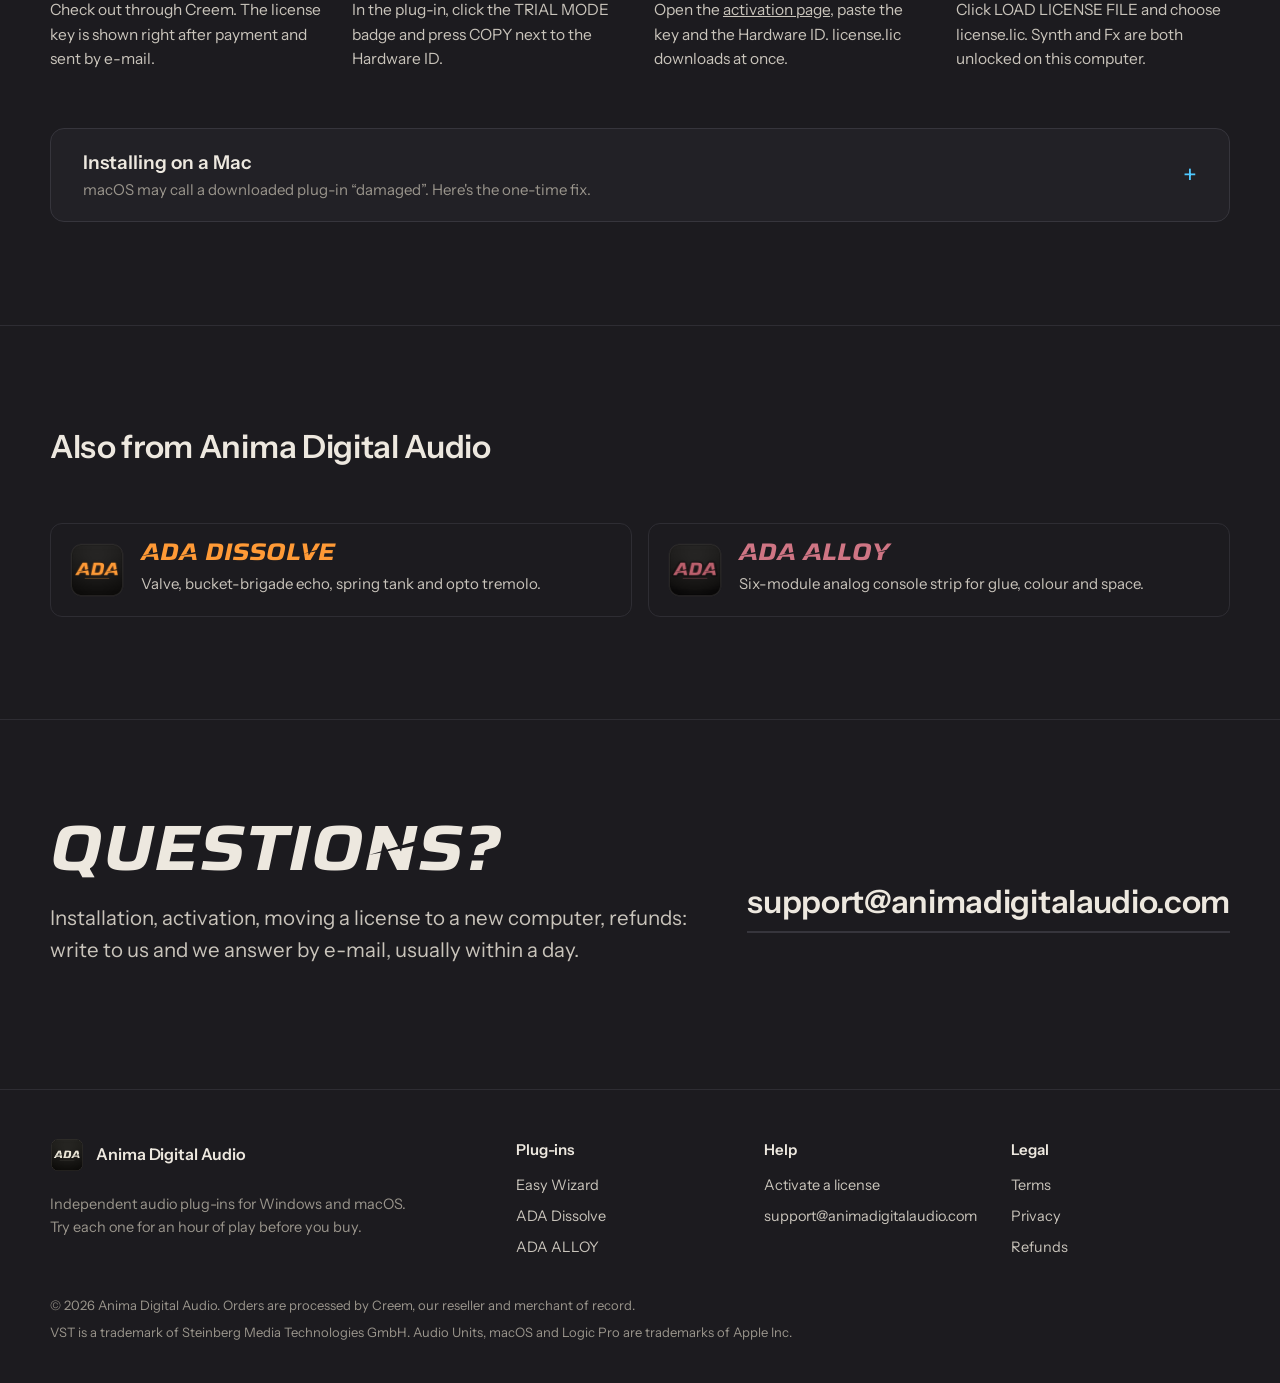
<file: easy-wizard.html>
<!doctype html>
<html lang="en" class="no-js">
<head>
  <meta charset="utf-8">
  <meta name="viewport" content="width=device-width, initial-scale=1">
  <title>Easy Wizard — sampler-synth and multi-effect plug-in | Anima Digital Audio</title>
  <meta name="description" content="Easy Wizard (Synth) and Easy Wizard (Fx): 15 rhythm, texture and space modules, three drawable LFOs and the Chaos orb. VST3 and AU for Windows and macOS. Free 60-minute trial.">
  <meta name="theme-color" content="#1c1b1f">
  <meta property="og:type" content="website">
  <meta property="og:title" content="Easy Wizard — sampler-synth and multi-effect plug-in | Anima Digital Audio">
  <meta property="og:description" content="Easy Wizard (Synth) and Easy Wizard (Fx): 15 rhythm, texture and space modules, three drawable LFOs and the Chaos orb. VST3 and AU for Windows and macOS. Free 60-minute trial.">
  <meta property="og:image" content="https://animadigitalaudio.com/assets/covers/easy-wizard-cover-wide.jpg">
  <meta property="og:url" content="https://animadigitalaudio.com/easy-wizard.html">
  <meta name="twitter:card" content="summary_large_image">
  <link rel="icon" type="image/png" href="assets/favicon.png">
  <link rel="apple-touch-icon" href="assets/apple-touch-icon.png">
  <link rel="preconnect" href="https://fonts.googleapis.com">
  <link rel="preconnect" href="https://fonts.gstatic.com" crossorigin>
  <link href="https://fonts.googleapis.com/css2?family=Instrument+Sans:wght@400;500;600&display=swap" rel="stylesheet">
  <link rel="stylesheet" href="style.css">
  <script src="script.js" defer></script>
</head>
<body class="p-easywizard" data-product="easywizard">
<a class="skip" href="#main">Skip to content</a>
<header class="top">
  <div class="wrap top__in">
    <a class="brand" href="index.html"><img src="assets/ada-studio.png" alt="" width="34" height="34"><span>Anima Digital Audio</span></a>
    <button class="menu-toggle" type="button" aria-expanded="false" aria-controls="menu">Menu</button>
    <nav class="menu" id="menu" aria-label="Main">
      <a class="plugin-link" href="easy-wizard.html" style="--c: var(--ew)" aria-current="page"><i></i>Easy Wizard</a> <a class="plugin-link" href="dissolve.html" style="--c: var(--dissolve)"><i></i>ADA Dissolve</a> <a class="plugin-link" href="alloy.html" style="--c: var(--alloy)"><i></i>ADA ALLOY</a>
      <a href="activate.html">Activate</a>
      <a href="index.html#support">Support</a>
    </nav>
  </div>
</header>

<main id="main">
  <section class="pd-hero">
    <div class="wrap pd-hero__in">
      <img class="pd-hero__plate" src="assets/ada-easy-wizard.png" alt="" width="72" height="72">
      <p class="pd-hero__kind">Sampler-synth and multi-effect</p>
      <h1 class="pd-hero__name">Easy Wizard</h1>
      <p class="pd-hero__lede">Two plug-ins on one engine. The Synth plays any sample from your keyboard, the Fx processes any track, and both run fifteen modules, three drawable LFOs and the Chaos orb.</p>
      <div class="pd-hero__cta">
        <a class="btn btn--buy btn--big" data-checkout href="#price"><span data-label>Buy now</span> <span class="price-tag" data-price></span></a>
        <a class="btn btn--line btn--big" href="#try">Try it free</a>
      </div>
      <ul class="badges"><li>60-minute free trial</li><li>No account, no iLok</li><li>Synth + Fx in one license</li></ul>
    </div>
    <div class="wrap pd-hero__shot"><div class="shot-switch" role="tablist" aria-label="Version"><button type="button" role="tab" data-shot="synth" aria-selected="true">Synth</button><button type="button" role="tab" data-shot="fx" aria-selected="false">Fx</button></div>
      <div class="frame"><img class="shot is-active" data-shot="synth" src="assets/feat/ew-synth-full.jpg" alt="Easy Wizard (Synth) interface" width="2000" height="1612"><img class="shot" data-shot="fx" src="assets/feat/ew-fx-full.jpg" alt="Easy Wizard (Fx) interface" width="2000" height="1612" loading="lazy"></div></div>
  </section>

  <section class="section why">
    <div class="wrap">
      <h2 class="why__title">Why Easy Wizard?</h2>
      <p class="why__text">Most effects sit still. Easy Wizard is made for sound that moves: chopped, pitched, smeared into space and pulled back again, in time with your track.</p><p class="why__text">Everything happens inside one clean engine. Turn knobs, switch modules and jump between presets while it plays, and nothing clicks or jumps in level.</p>
      <div class="why__uses"><div class="why__use"><h3 class="h-s">Sound design</h3><p>Turn a vocal chop or a field recording into a playable instrument.</p></div><div class="why__use"><h3 class="h-s">Beats</h3><p>Stutter, reverse, half-time and a tempo-synced gate on drums and loops.</p></div><div class="why__use"><h3 class="h-s">Transitions</h3><p>Pitch dives, washes and chaos rolls on a bus or a single track.</p></div><div class="why__use"><h3 class="h-s">Performance</h3><p>Smoothed controls, so you can ride it live.</p></div></div>
    </div>
  </section>

  <section class="section feats" id="features">
    <div class="wrap">
      <div class="feats__head"><h2 class="h-l">Features</h2><p class="lede">A tour of the interface, panel by panel.</p></div>
      
      <article class="feat">
        <figure class="feat__pic"><img src="assets/feat/ew-modules.jpg" alt="The FX modules panel with fifteen module buttons" width="864" height="795" loading="lazy" decoding="async"></figure>
        <div class="feat__text">
          <p class="feat__sub">FX modules</p>
          <h3 class="feat__title">Fifteen modules in three worlds</h3>
          <p class="feat__body">Light a module to put it in the chain. Rhythm modules cut and flip the sound in time, Texture modules change its grain and colour, Space modules put it in a room. Modules fade in and out instead of switching hard.</p>
          <ul class="chips"><li>Rhythm: Stutter, Reverse, Pitch, Half-Time, Duck</li><li>Texture: Granular, Comb, Freq Shift, Gate, Crush</li><li>Space: Wow, Filter, Delay, Reverb, Dimension</li></ul>
        </div>
      </article>
      <article class="feat">
        <figure class="feat__pic"><img src="assets/feat/ew-advanced.jpg" alt="Advanced mode showing the Pitch module&#x27;s own knobs" width="1600" height="646" loading="lazy" decoding="async"></figure>
        <div class="feat__text">
          <p class="feat__sub">Advanced mode</p>
          <h3 class="feat__title">Every knob, when you want it</h3>
          <p class="feat__body">Simple mode keeps the screen calm. Switch to Advanced and every module opens its own panel: Pitch shifts ±12 semitones with an exact, glitch-free splice and an optional semitone snap; Gate chops from 1/4 to 1/32 in sync with your DAW, with soft edges that never click.</p>
          <ul class="chips"><li>Pitch ±12 semitones, Snap</li><li>Gate 1/4 to 1/32, triplets</li><li>Depth and length per module</li></ul>
        </div>
      </article>
      <article class="feat">
        <figure class="feat__pic"><img src="assets/feat/ew-chaos.jpg" alt="The Wizard Chaos orb" width="528" height="795" loading="lazy" decoding="async"></figure>
        <div class="feat__text">
          <p class="feat__sub">Wizard Chaos</p>
          <h3 class="feat__title">Roll a new sound</h3>
          <p class="feat__body">Click the orb and Easy Wizard rolls a fresh combination of modules and settings. The core flares, lightning runs through the glass and the sound changes at once. CHAOS sets how wild the roll is, INTERPLAY how strongly the modules work together. Like the result? SAVE AS keeps it as your own preset.</p>
          <ul class="chips"><li>One-click randomiser</li><li>CHAOS and INTERPLAY</li><li>Save the roll as a preset</li></ul>
        </div>
      </article>
      <article class="feat">
        <figure class="feat__pic"><img src="assets/feat/ew-lfo.jpg" alt="The LFO panel with a drawn triangle shape" width="1206" height="333" loading="lazy" decoding="async"></figure>
        <div class="feat__text">
          <p class="feat__sub">Three LFOs</p>
          <h3 class="feat__title">Draw the movement</h3>
          <p class="feat__body">Three independent LFOs, each with its own colour. Pick one of fifteen shapes or draw your own point by point and bend the curves between them. Sync to the host tempo or run free, then drag the DRAG chip onto any knob: the knob lights up in that LFO's colour.</p>
          <ul class="chips"><li>15 shapes plus custom points</li><li>Tempo sync or free rate</li><li>Drag onto any knob to modulate</li></ul>
        </div>
      </article>
      <article class="feat">
        <figure class="feat__pic"><img src="assets/feat/ew-macros.jpg" alt="Three macro knobs" width="1005" height="795" loading="lazy" decoding="async"></figure>
        <div class="feat__text">
          <p class="feat__sub">Macros and envelope follower</p>
          <h3 class="feat__title">Three hands on the whole patch</h3>
          <p class="feat__body">Each macro moves the target you choose with its own depth, so one gesture can open a filter while it pushes the reverb. The envelope follower turns the loudness of your track into movement.</p>
          <ul class="chips"><li>3 macros with target and depth</li><li>Envelope follower</li><li>LFOs can modulate macros</li></ul>
        </div>
      </article>
      <article class="feat">
        <figure class="feat__pic"><img src="assets/feat/ew-source.jpg" alt="The SOURCE panel with a waveform and START and END markers" width="1206" height="333" loading="lazy" decoding="async"></figure>
        <div class="feat__text">
          <p class="feat__sub">Synth: Source</p>
          <h3 class="feat__title">Your sample, on a wave you can grab</h3>
          <p class="feat__body">Load any sample and play it from MIDI. Drag START and END straight on the waveform, listen to files right in the browser before you load them, and replace the sample with a double-click. In the Fx version the panel shows your track live, with a sidechain input for Duck.</p>
          <ul class="chips"><li>Drag START / END on the wave</li><li>5-second preview in the file browser</li><li>Live track view in Fx</li></ul>
        </div>
      </article>
      <article class="feat">
        <figure class="feat__pic"><img src="assets/feat/ew-sampler.jpg" alt="Sampler and output knobs above the keyboard" width="1600" height="428" loading="lazy" decoding="async"></figure>
        <div class="feat__text">
          <p class="feat__sub">Synth: Sampler and output</p>
          <h3 class="feat__title">Play it like an instrument</h3>
          <p class="feat__body">Tune, attack, release, start, end and level shape how each note plays. The keyboard shows the notes as they sound, and the output stage keeps the level steady.</p>
          <ul class="chips"><li>Tune, Attack, Release</li><li>Start, End, Level</li><li>On-screen keyboard</li></ul>
        </div>
      </article>
      <article class="feat feat--text">
        
        <div class="feat__text">
          <p class="feat__sub">Clean engine</p>
          <h3 class="feat__title">Never quieter than bypass</h3>
          <p class="feat__body">Every control is smoothed in the audio engine. Auto gain matches the perceived loudness of the processed sound to the dry signal, and a transparent look-ahead limiter catches the peaks at −0.3 dBFS. The result: switching a preset changes the sound, not the volume.</p>
          <ul class="chips"><li>Click-free knobs, modules and presets</li><li>Loudness-matched auto gain</li><li>Look-ahead limiter at −0.3 dBFS</li></ul>
        </div>
      </article>
    </div>
  </section>

  <section class="section" id="specs">
    <div class="wrap specs">
      <h2 class="h-l">Specs</h2>
      <dl class="specs__list"><dt>Formats</dt><dd>VST3 on Windows and macOS, Audio Unit on macOS, standalone app on Windows (Synth)</dd><dt>Plug-ins</dt><dd>Easy Wizard (Synth), instrument; Easy Wizard (Fx), effect with sidechain input</dd><dt>Windows</dt><dd>Windows 10 or 11, 64-bit</dd><dt>macOS</dt><dd>macOS 10.13 or newer, Universal Binary for Apple Silicon and Intel</dd><dt>Hosts</dt><dd>Any 64-bit host that loads VST3 or Audio Units</dd><dt>Graphics</dt><dd>GPU-drawn Chaos orb with an automatic fallback for older graphics</dd><dt>Activation</dt><dd>License file bound to one computer, works offline</dd><dt>Trial</dt><dd>Full version, 60 minutes of play</dd></dl>
    </div>
  </section>

  <section class="section try" id="try">
    <div class="wrap try__in">
      <h2 class="h-l">Try it out</h2>
      <p class="lede">The trial is the full plug-in, Synth and Fx, with every module and preset. Only the time sound runs through it counts. When the hour is used up, the output fades to silence until you activate.</p>
      <div class="dl">
        <a data-download="win" href="#"><b>Windows</b><span>Installer · VST3 and standalone · 64-bit</span><em>Download</em></a>
        <a data-download="mac" href="#"><b>macOS</b><span>VST3 and AU · Apple Silicon and Intel</span><em>Download</em></a>
      </div>
      <p class="fineprint">On a Mac, see <a href="#mac">the one-time install step</a>.</p>
    </div>
  </section>

  <section class="section buy" id="price">
    <div class="wrap buy__in">
      <img src="assets/ada-easy-wizard.png" alt="" width="64" height="64">
      <h2 class="h-m">One license, both plug-ins</h2>
      <div class="price"><span class="price__now" data-price></span><span class="price__was" data-price-old></span></div>
      <p class="price__note" data-price-note></p>
      <ul class="included"><li>Easy Wizard (Synth) and Easy Wizard (Fx)</li><li>VST3 and AU, plus a Windows standalone app</li><li>Native on Apple Silicon and Intel Macs</li><li>Offline activation, no account or iLok</li><li>One license activates one computer</li></ul>
      <a class="btn btn--buy btn--big" data-checkout href="#"><span data-label>Buy Easy Wizard</span></a>
      <p class="fineprint">Secure checkout by Creem, our merchant of record. VAT is included where it applies. 14-day refund if it doesn't run on your system.</p>
    </div>
  </section>

  <section class="section" id="activation">
    <div class="wrap">
      <div class="section__head"><h2 class="h-l">Activating your license</h2><p class="lede">Easy Wizard activates with a small license file. It takes a minute, and the plug-in then works without internet.</p></div>
      <ol class="steps"><li><h3>Buy</h3><p>Check out through Creem. The license key is shown right after payment and sent by e-mail.</p></li><li><h3>Copy your Hardware ID</h3><p>In the plug-in, click the TRIAL MODE badge and press COPY next to the Hardware ID.</p></li><li><h3>Get the license file</h3><p>Open the <a href="activate.html">activation page</a>, paste the key and the Hardware ID. license.lic downloads at once.</p></li><li><h3>Load it</h3><p>Click LOAD LICENSE FILE and choose license.lic. Synth and Fx are both unlocked on this computer.</p></li></ol>
      <div id="mac"><details class="mac">
        <summary><b class="h-s">Installing on a Mac<span>macOS may call a downloaded plug-in “damaged”. Here's the one-time fix.</span></b></summary>
        <div class="mac__body">
          <p class="measure">Easy Wizard is distributed outside the Mac App Store, so macOS quarantines the download and may say the plug-in “is damaged” or “can't be verified”. The files are fine: the install script removes the quarantine flag.</p>
          <ol>
            <li>Unzip the download and double-click <strong>Install Easy Wizard.command</strong>. If macOS blocks it, right-click it, choose <strong>Open</strong>, then <strong>Open</strong> again.</li>
            <li>Enter your Mac password when asked. Nothing is shown while you type.</li>
            <li>Installing by hand instead? Copy the .vst3 files to <code>/Library/Audio/Plug-Ins/VST3/</code> and the .component files to <code>/Library/Audio/Plug-Ins/Components/</code>, then run the command below in Terminal.</li>
            <li>Restart your DAW or rescan plug-ins. Easy Wizard is listed under Anima Digital Audio.</li>
          </ol>
          <div class="cmd"><pre id="mac-cmd">sudo xattr -rd com.apple.quarantine "/Library/Audio/Plug-Ins/VST3/Easy Wizard (Synth).vst3"
sudo xattr -rd com.apple.quarantine "/Library/Audio/Plug-Ins/VST3/Easy Wizard (Fx).vst3"
sudo xattr -rd com.apple.quarantine "/Library/Audio/Plug-Ins/Components/Easy Wizard (Synth).component"
sudo xattr -rd com.apple.quarantine "/Library/Audio/Plug-Ins/Components/Easy Wizard (Fx).component"
killall -9 AudioComponentRegistrar</pre><button class="btn btn--line btn--small" type="button" data-copy-target="mac-cmd">Copy</button></div>
          <p class="small muted">Keep the quotes: the file names contain spaces.</p>
        </div>
      </details></div>
    </div>
  </section>

  <section class="section">
    <div class="wrap">
      <div class="section__head"><h2 class="h-m">Also from Anima Digital Audio</h2></div>
      <div class="others"><a class="other" href="dissolve.html" style="--c: var(--dissolve)"><img src="assets/ada-dissolve.png" alt="" width="56" height="56"><div><b>ADA Dissolve</b><span>Valve, bucket-brigade echo, spring tank and opto tremolo.</span></div></a><a class="other" href="alloy.html" style="--c: var(--alloy)"><img src="assets/ada-alloy.png" alt="" width="56" height="56"><div><b>ADA ALLOY</b><span>Six-module analog console strip for glue, colour and space.</span></div></a></div>
    </div>
  </section>

  <section class="section" id="support">
  <div class="wrap support">
    <div>
      <h2 class="h-l" style="margin-bottom: 16px">Questions?</h2>
      <p class="lede">Installation, activation, moving a license to a new computer, refunds: write to us and we answer by e-mail, usually within a day.</p>
    </div>
    <a class="mail" data-email href="mailto:support@animadigitalaudio.com">support@animadigitalaudio.com</a>
  </div>
</section>

</main>
<footer class="foot">
  <div class="wrap">
    <div class="foot__grid">
      <div>
        <a class="brand" href="index.html"><img src="assets/ada-studio.png" alt="" width="34" height="34" loading="lazy"><span style="color: var(--bone)">Anima Digital Audio</span></a>
        <p style="margin-top: 14px; max-width: 26em">Independent audio plug-ins for Windows and macOS. Try each one for an hour of play before you buy.</p>
      </div>
      <div><h4>Plug-ins</h4><ul><li><a href="easy-wizard.html">Easy Wizard</a></li><li><a href="dissolve.html">ADA Dissolve</a></li><li><a href="alloy.html">ADA ALLOY</a></li></ul></div>
      <div><h4>Help</h4><ul><li><a href="activate.html">Activate a license</a></li><li><a data-email href="mailto:support@animadigitalaudio.com">support@animadigitalaudio.com</a></li></ul></div>
      <div><h4>Legal</h4><ul><li><a href="terms.html">Terms</a></li><li><a href="privacy.html">Privacy</a></li><li><a href="refund.html">Refunds</a></li></ul></div>
    </div>
    <div class="foot__legal">
      <p style="margin:0">© 2026 Anima Digital Audio. Orders are processed by Creem, our reseller and merchant of record.</p>
      <p style="margin:0">VST is a trademark of Steinberg Media Technologies GmbH. Audio Units, macOS and Logic Pro are trademarks of Apple Inc.</p>
    </div>
  </div>
</footer>
<div class="toast" role="status" aria-live="polite"></div>
</body>
</html>
</file>
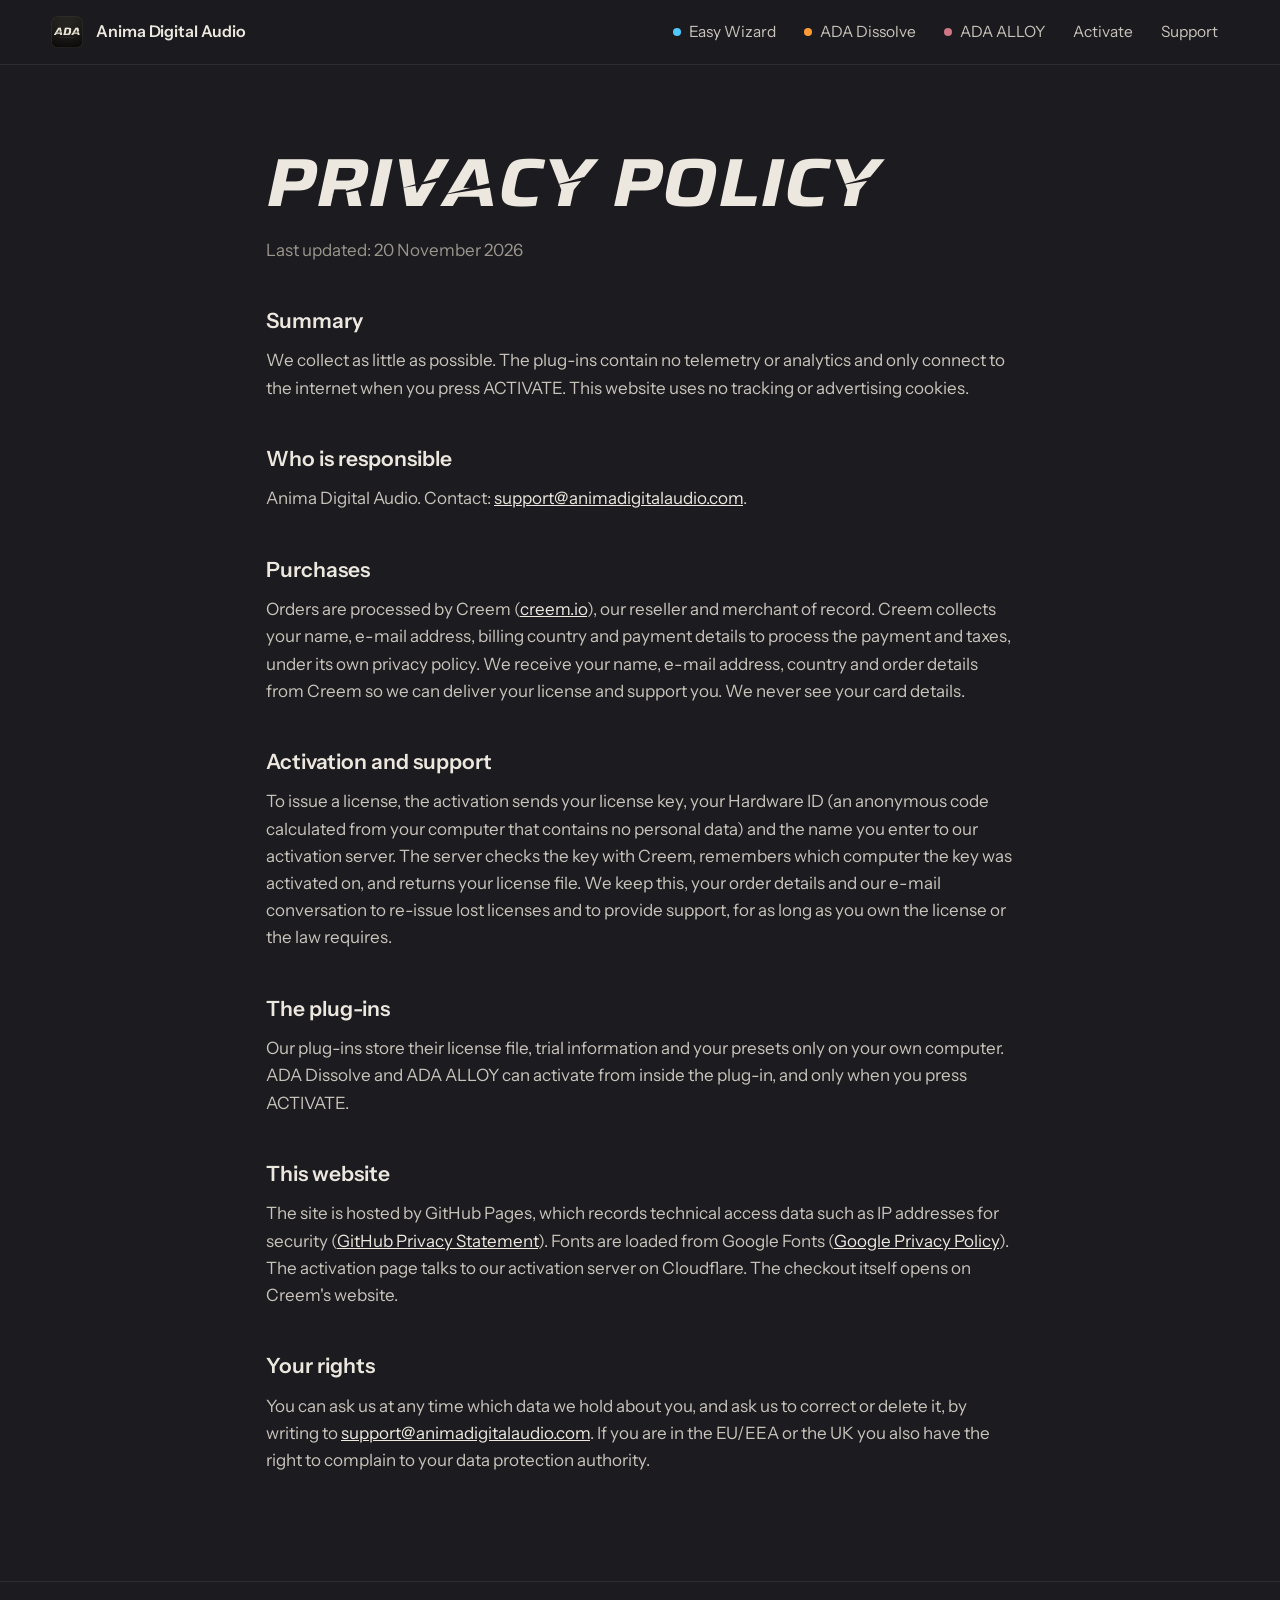
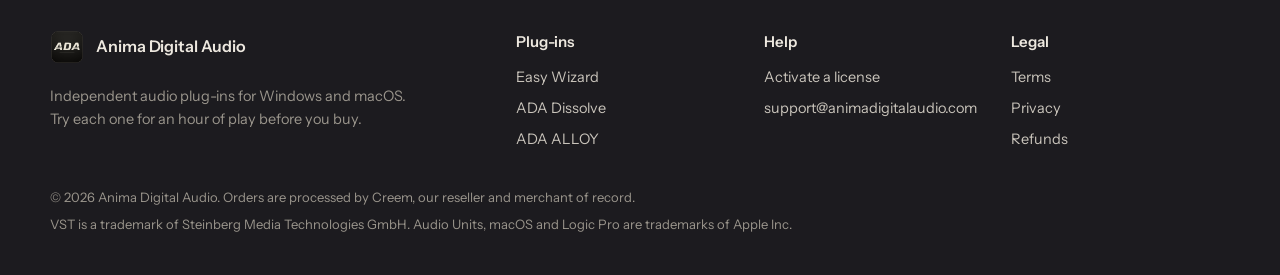
<file: privacy.html>
<!doctype html>
<html lang="en" class="no-js">
<head>
  <meta charset="utf-8">
  <meta name="viewport" content="width=device-width, initial-scale=1">
  <title>Privacy policy — Anima Digital Audio</title>
  <meta name="description" content="Privacy policy of Anima Digital Audio.">
  <meta name="theme-color" content="#1c1b1f">
  <meta property="og:type" content="website">
  <meta property="og:title" content="Privacy policy — Anima Digital Audio">
  <meta property="og:description" content="Privacy policy of Anima Digital Audio.">
  <meta property="og:image" content="https://animadigitalaudio.com/assets/covers/easy-wizard-cover-wide.jpg">
  <meta property="og:url" content="https://animadigitalaudio.com/">
  <meta name="twitter:card" content="summary_large_image">
  <link rel="icon" type="image/png" href="assets/favicon-studio.png">
  <link rel="apple-touch-icon" href="assets/apple-touch-icon-studio.png">
  <link rel="preconnect" href="https://fonts.googleapis.com">
  <link rel="preconnect" href="https://fonts.gstatic.com" crossorigin>
  <link href="https://fonts.googleapis.com/css2?family=Instrument+Sans:wght@400;500;600&display=swap" rel="stylesheet">
  <link rel="stylesheet" href="style.css">
  <script src="script.js" defer></script>
</head>
<body>
<a class="skip" href="#main">Skip to content</a>
<header class="top">
  <div class="wrap top__in">
    <a class="brand" href="index.html"><img src="assets/ada-studio.png" alt="" width="34" height="34"><span>Anima Digital Audio</span></a>
    <button class="menu-toggle" type="button" aria-expanded="false" aria-controls="menu">Menu</button>
    <nav class="menu" id="menu" aria-label="Main">
      <a class="plugin-link" href="easy-wizard.html" style="--c: var(--ew)"><i></i>Easy Wizard</a> <a class="plugin-link" href="dissolve.html" style="--c: var(--dissolve)"><i></i>ADA Dissolve</a> <a class="plugin-link" href="alloy.html" style="--c: var(--alloy)"><i></i>ADA ALLOY</a>
      <a href="activate.html">Activate</a>
      <a href="index.html#support">Support</a>
    </nav>
  </div>
</header>

<main id="main" class="doc">
  <div class="wrap doc__in">
    <h1>Privacy policy</h1>
    <p class="date">Last updated: 20 November 2026</p>
    <h2>Summary</h2><p>We collect as little as possible. The plug-ins contain no telemetry or analytics and only connect to the internet when you press ACTIVATE. This website uses no tracking or advertising cookies.</p><h2>Who is responsible</h2><p><span data-legal-name>Anima Digital Audio</span>. Contact: <a data-email href="mailto:support@animadigitalaudio.com">support@animadigitalaudio.com</a>.</p><h2>Purchases</h2><p>Orders are processed by Creem (<a href="https://www.creem.io" rel="noopener">creem.io</a>), our reseller and merchant of record. Creem collects your name, e-mail address, billing country and payment details to process the payment and taxes, under its own privacy policy. We receive your name, e-mail address, country and order details from Creem so we can deliver your license and support you. We never see your card details.</p><h2>Activation and support</h2><p>To issue a license, the activation sends your license key, your Hardware ID (an anonymous code calculated from your computer that contains no personal data) and the name you enter to our activation server. The server checks the key with Creem, remembers which computer the key was activated on, and returns your license file. We keep this, your order details and our e-mail conversation to re-issue lost licenses and to provide support, for as long as you own the license or the law requires.</p><h2>The plug-ins</h2><p>Our plug-ins store their license file, trial information and your presets only on your own computer. ADA Dissolve and ADA ALLOY can activate from inside the plug-in, and only when you press ACTIVATE.</p><h2>This website</h2><p>The site is hosted by GitHub Pages, which records technical access data such as IP addresses for security (<a href="https://docs.github.com/en/site-policy/privacy-policies/github-general-privacy-statement" rel="noopener">GitHub Privacy Statement</a>). Fonts are loaded from Google Fonts (<a href="https://policies.google.com/privacy" rel="noopener">Google Privacy Policy</a>). The activation page talks to our activation server on Cloudflare. The checkout itself opens on Creem's website.</p><h2>Your rights</h2><p>You can ask us at any time which data we hold about you, and ask us to correct or delete it, by writing to <a data-email href="mailto:support@animadigitalaudio.com">support@animadigitalaudio.com</a>. If you are in the EU/EEA or the UK you also have the right to complain to your data protection authority.</p>
  </div>
</main>
<footer class="foot">
  <div class="wrap">
    <div class="foot__grid">
      <div>
        <a class="brand" href="index.html"><img src="assets/ada-studio.png" alt="" width="34" height="34" loading="lazy"><span style="color: var(--bone)">Anima Digital Audio</span></a>
        <p style="margin-top: 14px; max-width: 26em">Independent audio plug-ins for Windows and macOS. Try each one for an hour of play before you buy.</p>
      </div>
      <div><h4>Plug-ins</h4><ul><li><a href="easy-wizard.html">Easy Wizard</a></li><li><a href="dissolve.html">ADA Dissolve</a></li><li><a href="alloy.html">ADA ALLOY</a></li></ul></div>
      <div><h4>Help</h4><ul><li><a href="activate.html">Activate a license</a></li><li><a data-email href="mailto:support@animadigitalaudio.com">support@animadigitalaudio.com</a></li></ul></div>
      <div><h4>Legal</h4><ul><li><a href="terms.html">Terms</a></li><li><a href="privacy.html">Privacy</a></li><li><a href="refund.html">Refunds</a></li></ul></div>
    </div>
    <div class="foot__legal">
      <p style="margin:0">© 2026 Anima Digital Audio. Orders are processed by Creem, our reseller and merchant of record.</p>
      <p style="margin:0">VST is a trademark of Steinberg Media Technologies GmbH. Audio Units, macOS and Logic Pro are trademarks of Apple Inc.</p>
    </div>
  </div>
</footer>
<div class="toast" role="status" aria-live="polite"></div>
</body>
</html>
</file>
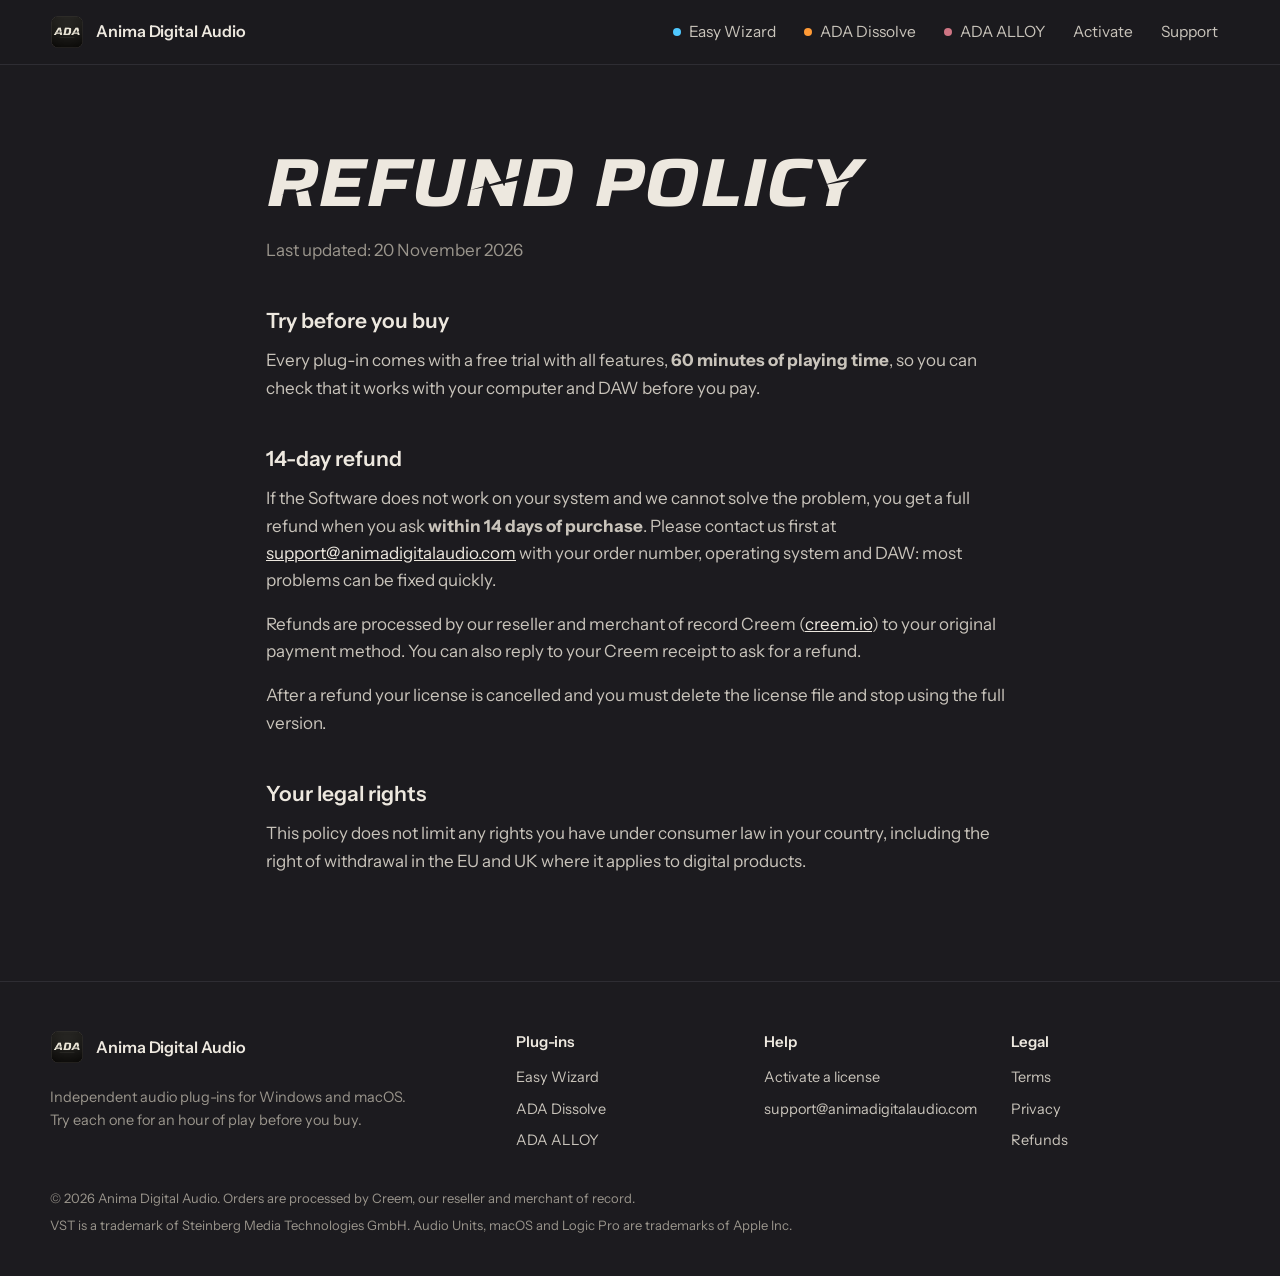
<file: refund.html>
<!doctype html>
<html lang="en" class="no-js">
<head>
  <meta charset="utf-8">
  <meta name="viewport" content="width=device-width, initial-scale=1">
  <title>Refund policy — Anima Digital Audio</title>
  <meta name="description" content="Refund policy of Anima Digital Audio.">
  <meta name="theme-color" content="#1c1b1f">
  <meta property="og:type" content="website">
  <meta property="og:title" content="Refund policy — Anima Digital Audio">
  <meta property="og:description" content="Refund policy of Anima Digital Audio.">
  <meta property="og:image" content="https://animadigitalaudio.com/assets/covers/easy-wizard-cover-wide.jpg">
  <meta property="og:url" content="https://animadigitalaudio.com/">
  <meta name="twitter:card" content="summary_large_image">
  <link rel="icon" type="image/png" href="assets/favicon-studio.png">
  <link rel="apple-touch-icon" href="assets/apple-touch-icon-studio.png">
  <link rel="preconnect" href="https://fonts.googleapis.com">
  <link rel="preconnect" href="https://fonts.gstatic.com" crossorigin>
  <link href="https://fonts.googleapis.com/css2?family=Instrument+Sans:wght@400;500;600&display=swap" rel="stylesheet">
  <link rel="stylesheet" href="style.css">
  <script src="script.js" defer></script>
</head>
<body>
<a class="skip" href="#main">Skip to content</a>
<header class="top">
  <div class="wrap top__in">
    <a class="brand" href="index.html"><img src="assets/ada-studio.png" alt="" width="34" height="34"><span>Anima Digital Audio</span></a>
    <button class="menu-toggle" type="button" aria-expanded="false" aria-controls="menu">Menu</button>
    <nav class="menu" id="menu" aria-label="Main">
      <a class="plugin-link" href="easy-wizard.html" style="--c: var(--ew)"><i></i>Easy Wizard</a> <a class="plugin-link" href="dissolve.html" style="--c: var(--dissolve)"><i></i>ADA Dissolve</a> <a class="plugin-link" href="alloy.html" style="--c: var(--alloy)"><i></i>ADA ALLOY</a>
      <a href="activate.html">Activate</a>
      <a href="index.html#support">Support</a>
    </nav>
  </div>
</header>

<main id="main" class="doc">
  <div class="wrap doc__in">
    <h1>Refund policy</h1>
    <p class="date">Last updated: 20 November 2026</p>
    <h2>Try before you buy</h2><p>Every plug-in comes with a free trial with all features, <strong>60 minutes of playing time</strong>, so you can check that it works with your computer and DAW before you pay.</p><h2>14-day refund</h2><p>If the Software does not work on your system and we cannot solve the problem, you get a full refund when you ask <strong>within 14 days of purchase</strong>. Please contact us first at <a data-email href="mailto:support@animadigitalaudio.com">support@animadigitalaudio.com</a> with your order number, operating system and DAW: most problems can be fixed quickly.</p><p>Refunds are processed by our reseller and merchant of record Creem (<a href="https://www.creem.io" rel="noopener">creem.io</a>) to your original payment method. You can also reply to your Creem receipt to ask for a refund.</p><p>After a refund your license is cancelled and you must delete the license file and stop using the full version.</p><h2>Your legal rights</h2><p>This policy does not limit any rights you have under consumer law in your country, including the right of withdrawal in the EU and UK where it applies to digital products.</p>
  </div>
</main>
<footer class="foot">
  <div class="wrap">
    <div class="foot__grid">
      <div>
        <a class="brand" href="index.html"><img src="assets/ada-studio.png" alt="" width="34" height="34" loading="lazy"><span style="color: var(--bone)">Anima Digital Audio</span></a>
        <p style="margin-top: 14px; max-width: 26em">Independent audio plug-ins for Windows and macOS. Try each one for an hour of play before you buy.</p>
      </div>
      <div><h4>Plug-ins</h4><ul><li><a href="easy-wizard.html">Easy Wizard</a></li><li><a href="dissolve.html">ADA Dissolve</a></li><li><a href="alloy.html">ADA ALLOY</a></li></ul></div>
      <div><h4>Help</h4><ul><li><a href="activate.html">Activate a license</a></li><li><a data-email href="mailto:support@animadigitalaudio.com">support@animadigitalaudio.com</a></li></ul></div>
      <div><h4>Legal</h4><ul><li><a href="terms.html">Terms</a></li><li><a href="privacy.html">Privacy</a></li><li><a href="refund.html">Refunds</a></li></ul></div>
    </div>
    <div class="foot__legal">
      <p style="margin:0">© 2026 Anima Digital Audio. Orders are processed by Creem, our reseller and merchant of record.</p>
      <p style="margin:0">VST is a trademark of Steinberg Media Technologies GmbH. Audio Units, macOS and Logic Pro are trademarks of Apple Inc.</p>
    </div>
  </div>
</footer>
<div class="toast" role="status" aria-live="polite"></div>
</body>
</html>
</file>
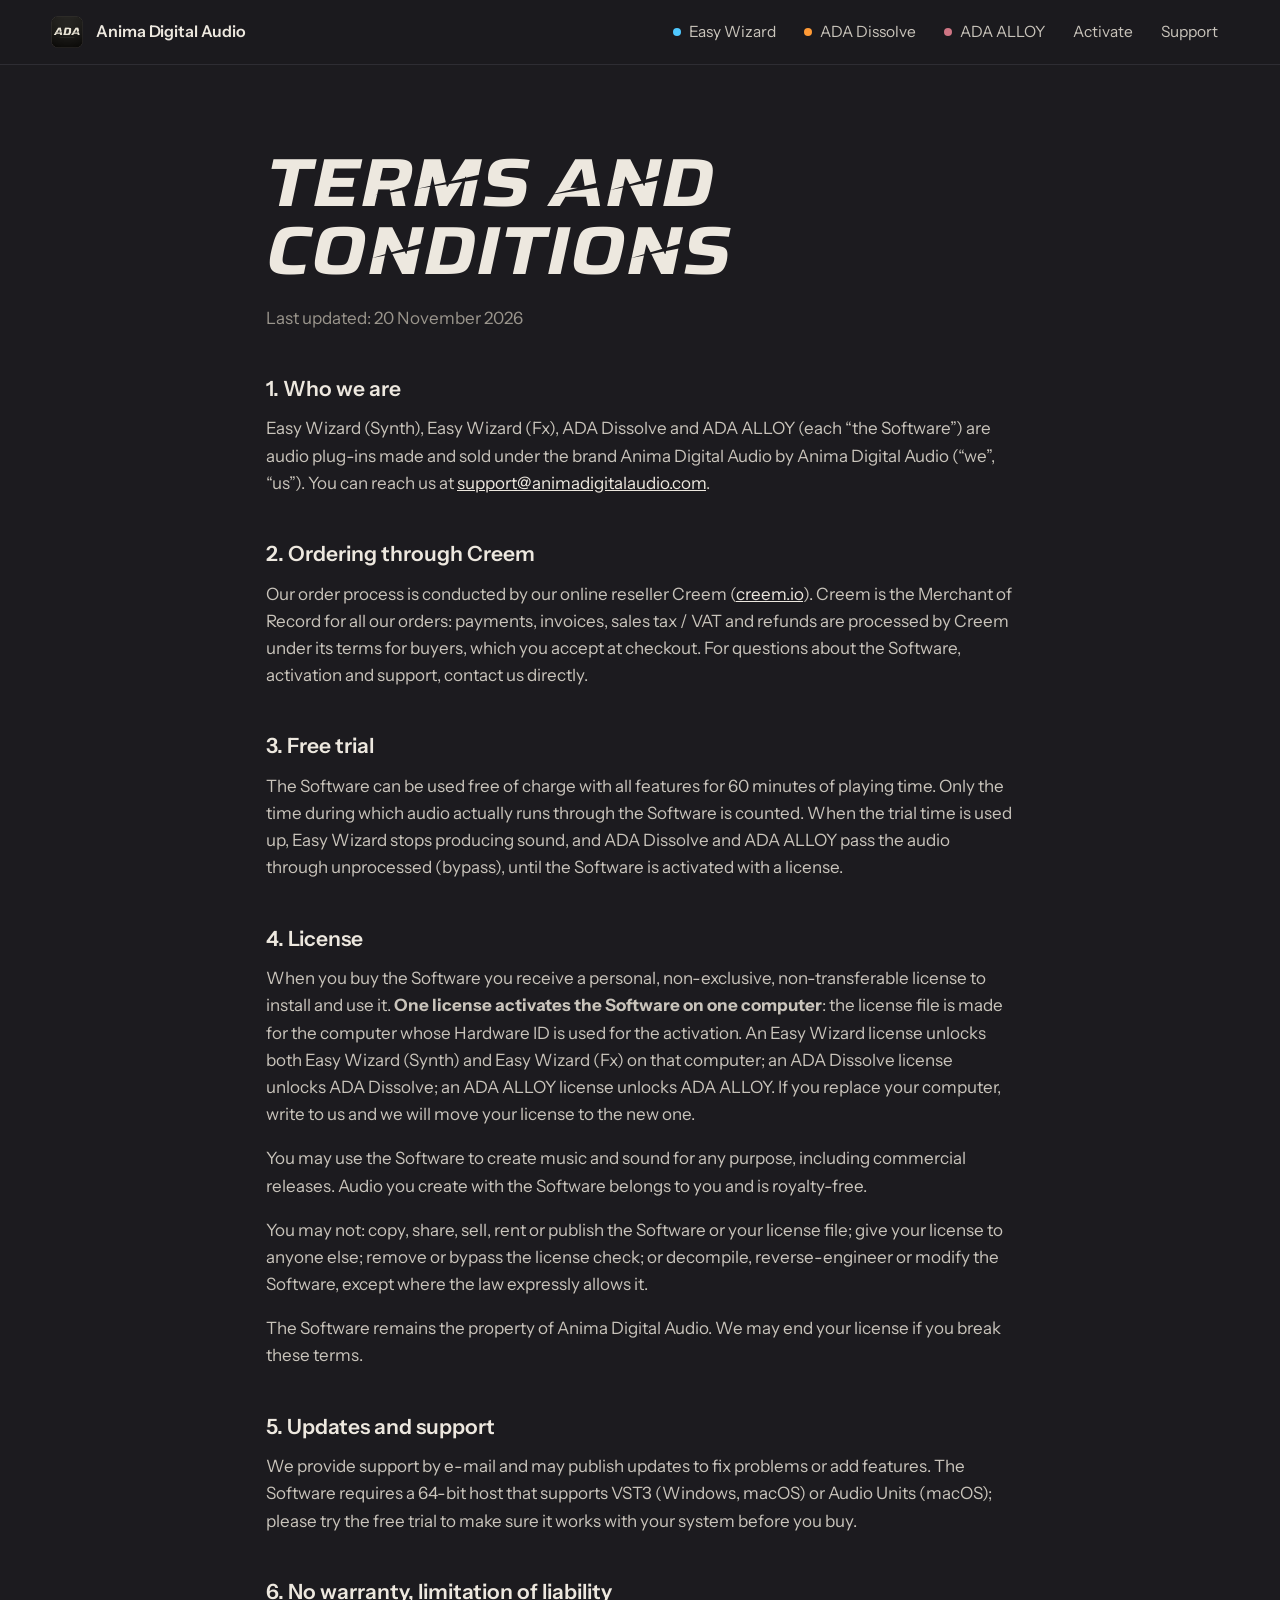
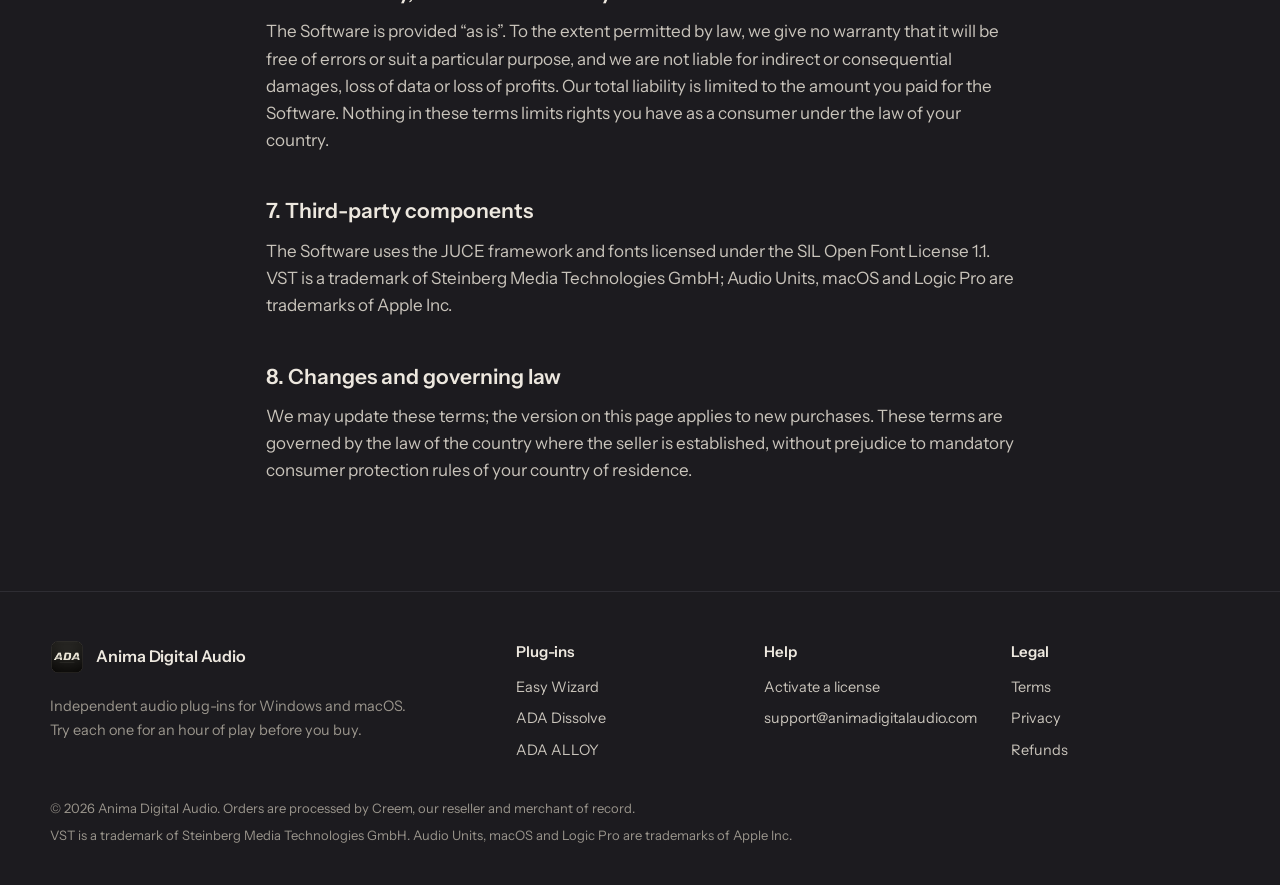
<file: terms.html>
<!doctype html>
<html lang="en" class="no-js">
<head>
  <meta charset="utf-8">
  <meta name="viewport" content="width=device-width, initial-scale=1">
  <title>Terms and conditions — Anima Digital Audio</title>
  <meta name="description" content="Terms and conditions of Anima Digital Audio.">
  <meta name="theme-color" content="#1c1b1f">
  <meta property="og:type" content="website">
  <meta property="og:title" content="Terms and conditions — Anima Digital Audio">
  <meta property="og:description" content="Terms and conditions of Anima Digital Audio.">
  <meta property="og:image" content="https://animadigitalaudio.com/assets/covers/easy-wizard-cover-wide.jpg">
  <meta property="og:url" content="https://animadigitalaudio.com/">
  <meta name="twitter:card" content="summary_large_image">
  <link rel="icon" type="image/png" href="assets/favicon-studio.png">
  <link rel="apple-touch-icon" href="assets/apple-touch-icon-studio.png">
  <link rel="preconnect" href="https://fonts.googleapis.com">
  <link rel="preconnect" href="https://fonts.gstatic.com" crossorigin>
  <link href="https://fonts.googleapis.com/css2?family=Instrument+Sans:wght@400;500;600&display=swap" rel="stylesheet">
  <link rel="stylesheet" href="style.css">
  <script src="script.js" defer></script>
</head>
<body>
<a class="skip" href="#main">Skip to content</a>
<header class="top">
  <div class="wrap top__in">
    <a class="brand" href="index.html"><img src="assets/ada-studio.png" alt="" width="34" height="34"><span>Anima Digital Audio</span></a>
    <button class="menu-toggle" type="button" aria-expanded="false" aria-controls="menu">Menu</button>
    <nav class="menu" id="menu" aria-label="Main">
      <a class="plugin-link" href="easy-wizard.html" style="--c: var(--ew)"><i></i>Easy Wizard</a> <a class="plugin-link" href="dissolve.html" style="--c: var(--dissolve)"><i></i>ADA Dissolve</a> <a class="plugin-link" href="alloy.html" style="--c: var(--alloy)"><i></i>ADA ALLOY</a>
      <a href="activate.html">Activate</a>
      <a href="index.html#support">Support</a>
    </nav>
  </div>
</header>

<main id="main" class="doc">
  <div class="wrap doc__in">
    <h1>Terms and conditions</h1>
    <p class="date">Last updated: 20 November 2026</p>
    <h2>1. Who we are</h2><p>Easy Wizard (Synth), Easy Wizard (Fx), ADA Dissolve and ADA ALLOY (each “the Software”) are audio plug-ins made and sold under the brand Anima Digital Audio by <span data-legal-name>Anima Digital Audio</span> (“we”, “us”). You can reach us at <a data-email href="mailto:support@animadigitalaudio.com">support@animadigitalaudio.com</a>.</p><h2>2. Ordering through Creem</h2><p>Our order process is conducted by our online reseller Creem (<a href="https://www.creem.io" rel="noopener">creem.io</a>). Creem is the Merchant of Record for all our orders: payments, invoices, sales tax / VAT and refunds are processed by Creem under its terms for buyers, which you accept at checkout. For questions about the Software, activation and support, contact us directly.</p><h2>3. Free trial</h2><p>The Software can be used free of charge with all features for 60 minutes of playing time. Only the time during which audio actually runs through the Software is counted. When the trial time is used up, Easy Wizard stops producing sound, and ADA Dissolve and ADA ALLOY pass the audio through unprocessed (bypass), until the Software is activated with a license.</p><h2>4. License</h2><p>When you buy the Software you receive a personal, non-exclusive, non-transferable license to install and use it. <strong>One license activates the Software on one computer</strong>: the license file is made for the computer whose Hardware ID is used for the activation. An Easy Wizard license unlocks both Easy Wizard (Synth) and Easy Wizard (Fx) on that computer; an ADA Dissolve license unlocks ADA Dissolve; an ADA ALLOY license unlocks ADA ALLOY. If you replace your computer, write to us and we will move your license to the new one.</p><p>You may use the Software to create music and sound for any purpose, including commercial releases. Audio you create with the Software belongs to you and is royalty-free.</p><p>You may not: copy, share, sell, rent or publish the Software or your license file; give your license to anyone else; remove or bypass the license check; or decompile, reverse-engineer or modify the Software, except where the law expressly allows it.</p><p>The Software remains the property of Anima Digital Audio. We may end your license if you break these terms.</p><h2>5. Updates and support</h2><p>We provide support by e-mail and may publish updates to fix problems or add features. The Software requires a 64-bit host that supports VST3 (Windows, macOS) or Audio Units (macOS); please try the free trial to make sure it works with your system before you buy.</p><h2>6. No warranty, limitation of liability</h2><p>The Software is provided “as is”. To the extent permitted by law, we give no warranty that it will be free of errors or suit a particular purpose, and we are not liable for indirect or consequential damages, loss of data or loss of profits. Our total liability is limited to the amount you paid for the Software. Nothing in these terms limits rights you have as a consumer under the law of your country.</p><h2>7. Third-party components</h2><p>The Software uses the JUCE framework and fonts licensed under the SIL Open Font License 1.1. VST is a trademark of Steinberg Media Technologies GmbH; Audio Units, macOS and Logic Pro are trademarks of Apple Inc.</p><h2>8. Changes and governing law</h2><p>We may update these terms; the version on this page applies to new purchases. These terms are governed by the law of the country where the seller is established, without prejudice to mandatory consumer protection rules of your country of residence.</p>
  </div>
</main>
<footer class="foot">
  <div class="wrap">
    <div class="foot__grid">
      <div>
        <a class="brand" href="index.html"><img src="assets/ada-studio.png" alt="" width="34" height="34" loading="lazy"><span style="color: var(--bone)">Anima Digital Audio</span></a>
        <p style="margin-top: 14px; max-width: 26em">Independent audio plug-ins for Windows and macOS. Try each one for an hour of play before you buy.</p>
      </div>
      <div><h4>Plug-ins</h4><ul><li><a href="easy-wizard.html">Easy Wizard</a></li><li><a href="dissolve.html">ADA Dissolve</a></li><li><a href="alloy.html">ADA ALLOY</a></li></ul></div>
      <div><h4>Help</h4><ul><li><a href="activate.html">Activate a license</a></li><li><a data-email href="mailto:support@animadigitalaudio.com">support@animadigitalaudio.com</a></li></ul></div>
      <div><h4>Legal</h4><ul><li><a href="terms.html">Terms</a></li><li><a href="privacy.html">Privacy</a></li><li><a href="refund.html">Refunds</a></li></ul></div>
    </div>
    <div class="foot__legal">
      <p style="margin:0">© 2026 Anima Digital Audio. Orders are processed by Creem, our reseller and merchant of record.</p>
      <p style="margin:0">VST is a trademark of Steinberg Media Technologies GmbH. Audio Units, macOS and Logic Pro are trademarks of Apple Inc.</p>
    </div>
  </div>
</footer>
<div class="toast" role="status" aria-live="polite"></div>
</body>
</html>
</file>
<file: style.css>
/* =====================================================================
   Anima Digital Audio — studio site (2026-11 redesign)
   One graphite ground, bone text; every plug-in brings its own colour
   (--accent), set by the page (body.p-*) or by the home line-up switcher.
   ===================================================================== */

@font-face {
  font-family: "Anima Display";
  src: url("assets/fonts/AnimaDisplay.woff") format("woff"), url("assets/fonts/AnimaDisplay.ttf") format("truetype");
  font-weight: 400;
  font-style: normal;
  font-display: swap;
}

:root {
  --ground: #1c1b1f;
  --ground-2: #222126;
  --panel: #28272d;
  --line: #36353c;
  --line-soft: #2e2d33;
  --bone: #ede8df;
  --bone-2: #c9c4bb;
  --dust: #9a958c;

  --ew: #4fc8ff;
  --dissolve: #ff9a36;
  --alloy: #cf7584;
  --vocal: #e8e8e2;
  --muse: #bea0ff;

  --accent: var(--bone);
  --accent-ink: #18171b;

  --display: "Anima Display", "Instrument Sans", system-ui, sans-serif;
  --text: "Instrument Sans", system-ui, -apple-system, "Segoe UI", sans-serif;

  --wrap: 1180px;
  --gutter: clamp(16px, 4vw, 40px);
  --r-small: 6px;
  --r-frame: 14px;
  color-scheme: dark;
}

body.p-easywizard { --accent: var(--ew); }
body.p-dissolve   { --accent: var(--dissolve); }
body.p-alloy      { --accent: var(--alloy); }

*, *::before, *::after { box-sizing: border-box; }
html { -webkit-text-size-adjust: 100%; scroll-behavior: smooth; }
@media (prefers-reduced-motion: reduce) { html { scroll-behavior: auto; } *, *::before, *::after { transition: none !important; animation: none !important; } }

body {
  margin: 0;
  background: var(--ground);
  color: var(--bone);
  font: 400 17px/1.6 var(--text);
  -webkit-font-smoothing: antialiased;
  text-rendering: optimizeLegibility;
}
img { max-width: 100%; height: auto; display: block; }
a { color: inherit; }
p { margin: 0 0 1em; }
h1, h2, h3 { margin: 0; font-weight: 400; }
code { font: 0.92em/1.4 ui-monospace, "SF Mono", Menlo, Consolas, monospace; background: var(--panel); padding: 0.1em 0.35em; border-radius: 4px; }
:focus-visible { outline: 2px solid var(--accent); outline-offset: 3px; border-radius: 4px; }
::selection { background: var(--accent); color: var(--accent-ink); }

.wrap { width: min(100% - 2 * var(--gutter), var(--wrap)); margin-inline: auto; }
.skip { position: absolute; left: -999px; top: 8px; background: var(--bone); color: var(--ground); padding: 8px 12px; z-index: 100; border-radius: var(--r-small); }
.skip:focus { left: 8px; }

/* ---------- type ---------- */
.display { font-family: var(--display); letter-spacing: 0.01em; line-height: 0.95; }
.h-xl { font-family: var(--display); font-size: clamp(52px, 9vw, 120px); line-height: 0.9; letter-spacing: 0.005em; }
.h-l  { font-family: var(--display); font-size: clamp(36px, 5.2vw, 64px); line-height: 1; }
.h-m  { font-family: var(--text); font-weight: 600; font-size: clamp(24px, 2.6vw, 32px); line-height: 1.2; letter-spacing: -0.01em; }
.h-s  { font-family: var(--text); font-weight: 600; font-size: 19px; line-height: 1.3; }
.lede { font-size: clamp(18px, 1.6vw, 21px); line-height: 1.55; color: var(--bone-2); max-width: 34em; }
.muted { color: var(--dust); }
.small { font-size: 14.5px; line-height: 1.5; }
.measure { max-width: 38em; }

/* ---------- buttons ---------- */
.btn {
  display: inline-flex; align-items: center; justify-content: center; gap: 10px;
  min-height: 48px; padding: 0 22px;
  border-radius: 999px; border: 1px solid transparent;
  font: 600 16px/1 var(--text); text-decoration: none; cursor: pointer;
  transition: background-color .15s, border-color .15s, color .15s;
}
.btn--buy { background: var(--accent); color: var(--accent-ink); }
.btn--buy:hover { background: color-mix(in srgb, var(--accent) 86%, white); }
.btn--line { border-color: var(--line); color: var(--bone); background: transparent; }
.btn--line:hover { border-color: var(--bone-2); }
.btn--small { min-height: 38px; padding: 0 16px; font-size: 14.5px; }
.btn .price-tag { font-weight: 500; opacity: 0.8; }
.btn.is-soon { opacity: .55; cursor: default; }
.actions { display: flex; flex-wrap: wrap; gap: 12px; align-items: center; }

/* ---------- header ---------- */
.top {
  position: sticky; top: 0; z-index: 50;
  background: color-mix(in srgb, var(--ground) 88%, transparent);
  backdrop-filter: blur(12px); -webkit-backdrop-filter: blur(12px);
  border-bottom: 1px solid var(--line-soft);
}
.top__in { display: flex; align-items: center; justify-content: space-between; gap: 20px; min-height: 64px; }
.brand { display: inline-flex; align-items: center; gap: 12px; text-decoration: none; }
.brand img { width: 34px; height: 34px; border-radius: 8px; }
.brand span { font-weight: 600; font-size: 16px; letter-spacing: -0.005em; }
.menu { display: flex; align-items: center; gap: 4px; }
.menu a { text-decoration: none; padding: 8px 12px; border-radius: 999px; color: var(--bone-2); font-size: 15.5px; }
.menu a:hover, .menu a[aria-current="page"] { color: var(--bone); background: var(--ground-2); }
.menu .plugin-link { display: inline-flex; align-items: center; gap: 8px; }
.menu .plugin-link i { width: 8px; height: 8px; border-radius: 50%; background: var(--c); }
.menu-toggle { display: none; background: none; border: 1px solid var(--line); color: var(--bone); border-radius: 999px; min-height: 38px; padding: 0 14px; font: 500 15px var(--text); cursor: pointer; }

@media (max-width: 860px) {
  .menu-toggle { display: inline-flex; align-items: center; }
  .menu { display: none; position: absolute; left: 0; right: 0; top: 100%; flex-direction: column; align-items: stretch; gap: 0; padding: 8px var(--gutter) 16px; background: var(--ground); border-bottom: 1px solid var(--line); }
  .top.is-open .menu { display: flex; }
  .menu a { padding: 12px 4px; border-radius: 0; border-bottom: 1px solid var(--line-soft); }
}

/* ---------- sections ---------- */
.section { padding: clamp(64px, 8vw, 104px) 0; }
.section + .section { border-top: 1px solid var(--line-soft); }
.section__head { display: grid; gap: 18px; margin-bottom: clamp(36px, 5vw, 56px); max-width: 44em; }

/* =====================================================================
   HOME
   ===================================================================== */
.home-hero { padding: clamp(48px, 7vw, 96px) 0 clamp(56px, 8vw, 104px); }
.home-hero__title { max-width: 11em; }
.home-hero__intro { margin-top: 26px; }

/* the line-up switcher: three plates choose which plug-in fills the stage */
.lineup { margin-top: clamp(40px, 6vw, 72px); display: grid; grid-template-columns: 240px 1fr; gap: clamp(20px, 3vw, 40px); align-items: start; }
.lineup__tabs { display: grid; gap: 10px; }
.plate-tab {
  --c: var(--bone);
  display: grid; grid-template-columns: 52px 1fr; gap: 14px; align-items: center;
  width: 100%; padding: 10px 14px 10px 10px; text-align: left;
  background: transparent; border: 1px solid var(--line-soft); border-radius: 12px;
  color: var(--bone-2); font: inherit; cursor: pointer;
  transition: border-color .2s, background-color .2s, color .2s;
}
.plate-tab img { width: 52px; height: 52px; border-radius: 11px; }
.plate-tab b { display: block; font-family: var(--display); font-weight: 400; font-size: 22px; line-height: 1; color: var(--bone); }
.plate-tab small { display: block; margin-top: 4px; font-size: 13.5px; color: var(--dust); }
.plate-tab:hover { border-color: var(--line); }
.plate-tab[aria-selected="true"] { border-color: var(--c); background: color-mix(in srgb, var(--c) 7%, transparent); }
.plate-tab[aria-selected="true"] b { color: var(--c); }

.stage { position: relative; }
.stage__frame {
  position: relative; border-radius: var(--r-frame); overflow: hidden;
  background: #000; border: 1px solid var(--line);
  aspect-ratio: 16 / 10;
  box-shadow: 0 40px 80px -40px color-mix(in srgb, var(--accent) 45%, transparent);
  transition: box-shadow .5s;
}
.stage__frame img { position: absolute; inset: 0; width: 100%; height: 100%; object-fit: contain; opacity: 0; transition: opacity .45s; }
.stage__frame img.is-on { opacity: 1; }
.stage__bar { display: flex; flex-wrap: wrap; gap: 16px 28px; align-items: center; justify-content: space-between; margin-top: 22px; }
.stage__name { font-family: var(--display); font-size: clamp(30px, 3.4vw, 42px); line-height: 1; color: var(--accent); transition: color .4s; }
.stage__line { color: var(--bone-2); margin: 6px 0 0; }
.stage__panel[hidden] { display: none; }

@media (max-width: 860px) {
  .lineup { grid-template-columns: 1fr; }
  .lineup__tabs { grid-template-columns: repeat(3, 1fr); gap: 8px; }
  .plate-tab { grid-template-columns: 1fr; justify-items: center; text-align: center; padding: 10px 6px; gap: 8px; }
  .plate-tab img { width: 44px; height: 44px; }
  .plate-tab b { font-size: 16px; }
  .plate-tab small { display: none; }
}

/* plug-in rows on the home page */
.plugin-row { display: grid; grid-template-columns: minmax(0, 5fr) minmax(0, 7fr); gap: clamp(28px, 5vw, 72px); align-items: center; padding: clamp(40px, 6vw, 72px) 0; border-top: 1px solid var(--line-soft); }
.plugin-row:first-of-type { border-top: 0; padding-top: 0; }
.plugin-row:nth-of-type(even) { grid-template-columns: minmax(0, 7fr) minmax(0, 5fr); }
.plugin-row:nth-of-type(even) .plugin-row__text { order: 2; }
.plugin-row__name { display: flex; align-items: center; gap: 16px; }
.plugin-row__name img { width: 56px; height: 56px; border-radius: 12px; }
.plugin-row__name h3 { font-family: var(--display); font-size: clamp(34px, 4vw, 48px); line-height: 1; color: var(--c); }
.plugin-row__kind { color: var(--bone-2); margin: 14px 0 18px; font-size: 18px; }
.plugin-row img.shot { border-radius: 10px; border: 1px solid var(--line); }
.facts { display: grid; grid-template-columns: auto 1fr; gap: 6px 22px; margin: 22px 0 26px; font-size: 15.5px; }
.facts dt { color: var(--dust); }
.facts dd { margin: 0; }
@media (max-width: 860px) {
  .plugin-row, .plugin-row:nth-of-type(even) { grid-template-columns: 1fr; }
  .plugin-row:nth-of-type(even) .plugin-row__text { order: 0; }
}

/* in development */
.bench { display: grid; grid-template-columns: repeat(2, minmax(0, 1fr)); gap: clamp(20px, 3vw, 40px); }
.bench__item { display: grid; grid-template-columns: 72px 1fr; gap: 20px; align-items: start; }
.bench__item img { width: 72px; height: 72px; border-radius: 14px; }
.bench__item h3 { font-family: var(--display); font-size: 28px; line-height: 1; color: var(--c); margin-bottom: 8px; }
.bench__item p { color: var(--bone-2); margin: 0; }
.bench__state { display: inline-block; margin-top: 12px; font-size: 13.5px; color: var(--dust); border: 1px solid var(--line); border-radius: 999px; padding: 3px 10px; }
@media (max-width: 760px) { .bench { grid-template-columns: 1fr; } }

/* promises: plain two-column statements */
.promises { display: grid; grid-template-columns: repeat(3, minmax(0, 1fr)); gap: 36px clamp(24px, 4vw, 56px); }
.promises h3 { margin-bottom: 8px; }
.promises p { color: var(--bone-2); margin: 0; }
@media (max-width: 860px) { .promises { grid-template-columns: 1fr 1fr; } }
@media (max-width: 560px) { .promises { grid-template-columns: 1fr; } }

/* =====================================================================
   PRODUCT PAGES
   ===================================================================== */
.p-hero { padding: clamp(40px, 6vw, 80px) 0 0; }
.p-hero__head { display: grid; grid-template-columns: minmax(0, 1fr) auto; gap: 32px; align-items: end; }
.p-hero__kicker { display: flex; align-items: center; gap: 14px; margin-bottom: 18px; color: var(--bone-2); }
.p-hero__kicker img { width: 44px; height: 44px; border-radius: 10px; }
.p-hero__name { font-family: var(--display); font-size: clamp(60px, 11vw, 148px); line-height: 0.86; color: var(--accent); }
.p-hero__lede { margin-top: 26px; }
.p-hero__buy { display: grid; gap: 12px; justify-items: start; min-width: 260px; }
.p-hero__buy .small { margin: 0; }
.p-hero__shot { margin-top: clamp(40px, 5vw, 64px); position: relative; }
.p-hero__shot .frame { border-radius: var(--r-frame); overflow: hidden; border: 1px solid var(--line); background: #000; box-shadow: 0 50px 100px -50px color-mix(in srgb, var(--accent) 50%, transparent); }
.p-hero__shot .frame img { width: 100%; }
.shot-switch { display: inline-flex; gap: 4px; padding: 4px; border: 1px solid var(--line); border-radius: 999px; margin-bottom: 14px; }
.shot-switch button { background: none; border: 0; color: var(--bone-2); font: 500 15px var(--text); padding: 7px 16px; border-radius: 999px; cursor: pointer; }
.shot-switch button[aria-selected="true"] { background: var(--accent); color: var(--accent-ink); }
.frame .shot { display: none; }
.frame .shot.is-active { display: block; }
@media (max-width: 860px) { .p-hero__head { grid-template-columns: 1fr; align-items: start; } }

/* "what it is for" prose + uses */
.split { display: grid; grid-template-columns: minmax(0, 5fr) minmax(0, 6fr); gap: clamp(28px, 6vw, 88px); }
.split p { color: var(--bone-2); }
.uses { list-style: none; margin: 0; padding: 0; border-top: 1px solid var(--line); }
.uses li { padding: 14px 0; border-bottom: 1px solid var(--line-soft); display: grid; grid-template-columns: 9em 1fr; gap: 16px; }
.uses li b { font-weight: 600; color: var(--bone); }
.uses li span { color: var(--bone-2); }
@media (max-width: 860px) { .split { grid-template-columns: 1fr; } .uses li { grid-template-columns: 1fr; gap: 2px; } }

/* modules / blocks: ruled rows, name on the left */
.parts { border-top: 1px solid var(--line); }
.part { display: grid; grid-template-columns: minmax(180px, 3fr) minmax(0, 7fr); gap: 16px clamp(24px, 4vw, 56px); padding: 26px 0; border-bottom: 1px solid var(--line-soft); }
.part h3 { font-weight: 600; font-size: 19px; line-height: 1.3; }
.part h3 small { display: block; font-weight: 400; color: var(--accent); font-size: 14.5px; margin-top: 4px; }
.part p { color: var(--bone-2); margin: 0; max-width: 40em; }
.part ul { margin: 10px 0 0; padding-left: 1.1em; color: var(--bone-2); }
.part ul li::marker { color: var(--accent); }
@media (max-width: 700px) { .part { grid-template-columns: 1fr; } }

/* trial + price */
.deal { display: grid; grid-template-columns: minmax(0, 1fr) minmax(0, 1fr); gap: clamp(20px, 3vw, 32px); }
.deal__box { border: 1px solid var(--line); border-radius: var(--r-frame); padding: clamp(24px, 3vw, 36px); background: var(--ground-2); }
.deal__box--price { border-color: color-mix(in srgb, var(--accent) 55%, var(--line)); }
.deal__box h3 { margin-bottom: 10px; }
.deal__box > p { color: var(--bone-2); }
.dl { display: grid; gap: 10px; margin-top: 22px; }
.dl a { display: grid; grid-template-columns: 1fr auto; gap: 4px 16px; align-items: center; text-decoration: none; padding: 14px 18px; border: 1px solid var(--line); border-radius: 10px; }
.dl a:hover { border-color: var(--bone-2); }
.dl a b { font-weight: 600; }
.dl a span { grid-column: 1; color: var(--dust); font-size: 14.5px; }
.dl a em { grid-column: 2; grid-row: 1 / span 2; font-style: normal; color: var(--accent); font-weight: 600; font-size: 15px; }
.dl a.is-soon em { color: var(--dust); font-weight: 500; }
.price { display: flex; align-items: baseline; gap: 14px; flex-wrap: wrap; margin: 6px 0 4px; }
.price__now { font-family: var(--display); font-size: clamp(52px, 6vw, 72px); line-height: 1; color: var(--accent); }
.price__was { color: var(--dust); font-size: 20px; }
.price__note { color: var(--dust); font-size: 14.5px; margin: 0 0 18px; }
.included { list-style: none; padding: 0; margin: 18px 0 26px; display: grid; gap: 8px; }
.included li { padding-left: 22px; position: relative; color: var(--bone-2); }
.included li::before { content: ""; position: absolute; left: 2px; top: 0.62em; width: 8px; height: 8px; border-radius: 2px; background: var(--accent); }
.fineprint { color: var(--dust); font-size: 14px; margin: 16px 0 0; }
@media (max-width: 860px) { .deal { grid-template-columns: 1fr; } }

/* activation steps: a real sequence */
.steps { list-style: none; margin: 0; padding: 0; display: grid; grid-template-columns: repeat(4, minmax(0, 1fr)); gap: 28px; counter-reset: step; }
.steps li { counter-increment: step; border-top: 2px solid var(--line); padding-top: 18px; }
.steps li::before { content: counter(step); display: block; font-family: var(--display); font-size: 34px; line-height: 1; color: var(--accent); margin-bottom: 12px; }
.steps h3 { font-weight: 600; font-size: 18px; margin-bottom: 6px; }
.steps p { color: var(--bone-2); font-size: 15.5px; margin: 0; }
@media (max-width: 900px) { .steps { grid-template-columns: 1fr 1fr; } }
@media (max-width: 520px) { .steps { grid-template-columns: 1fr; } }

/* mac guide */
#mac { margin-top: clamp(40px, 5vw, 56px); }
.steps + .mac { margin-top: clamp(40px, 5vw, 56px); }
.mac { border: 1px solid var(--line); border-radius: var(--r-frame); background: var(--ground-2); }
.mac summary { cursor: pointer; padding: 22px clamp(20px, 3vw, 32px); list-style: none; display: flex; justify-content: space-between; gap: 16px; align-items: center; }
.mac summary::-webkit-details-marker { display: none; }
.mac summary::after { content: "+"; font-size: 26px; line-height: 1; color: var(--accent); }
.mac[open] summary::after { content: "–"; }
.mac summary span { color: var(--dust); font-size: 15px; display: block; margin-top: 4px; font-weight: 400; }
.mac__body { padding: 0 clamp(20px, 3vw, 32px) 28px; color: var(--bone-2); }
.mac__body ol { padding-left: 1.2em; display: grid; gap: 10px; max-width: 46em; }
.cmd { position: relative; margin: 18px 0 8px; }
.cmd pre { margin: 0; padding: 18px 20px; padding-right: 92px; background: #151418; border: 1px solid var(--line); border-radius: 10px; overflow-x: auto; font: 13.5px/1.6 ui-monospace, "SF Mono", Menlo, Consolas, monospace; color: var(--bone); white-space: pre; }
.cmd button { position: absolute; top: 10px; right: 10px; }

/* other plug-ins strip at the end of a product page */
.others { display: grid; grid-template-columns: repeat(2, minmax(0, 1fr)); gap: 16px; }
.other { --c: var(--bone); display: grid; grid-template-columns: 56px 1fr; gap: 16px; align-items: center; padding: 18px; border: 1px solid var(--line-soft); border-radius: 12px; text-decoration: none; }
.other:hover { border-color: var(--c); }
.other img { width: 56px; height: 56px; border-radius: 12px; }
.other b { font-family: var(--display); font-weight: 400; font-size: 24px; color: var(--c); display: block; line-height: 1; margin-bottom: 4px; }
.other span { color: var(--bone-2); font-size: 15px; }
@media (max-width: 700px) { .others { grid-template-columns: 1fr; } }

/* support band */
.support { display: grid; grid-template-columns: minmax(0, 1fr) auto; gap: 24px; align-items: center; }
.support a.mail { font-family: var(--text); font-weight: 600; letter-spacing: -0.01em; font-size: clamp(22px, 2.6vw, 32px); color: var(--bone); text-decoration: none; border-bottom: 2px solid var(--line); padding-bottom: 4px; overflow-wrap: anywhere; }
.support a.mail:hover { border-color: var(--accent); }
@media (max-width: 760px) { .support { grid-template-columns: 1fr; } }

/* ---------- footer ---------- */
.foot { border-top: 1px solid var(--line-soft); padding: 48px 0 40px; color: var(--dust); font-size: 14.5px; }
.foot__grid { display: grid; grid-template-columns: 2fr 1fr 1fr 1fr; gap: 28px; }
.foot h4 { margin: 0 0 12px; color: var(--bone); font-size: 15px; font-weight: 600; }
.foot ul { list-style: none; margin: 0; padding: 0; display: grid; gap: 8px; }
.foot a { text-decoration: none; color: var(--bone-2); }
.foot a:hover { color: var(--bone); }
.foot__legal { margin-top: 36px; display: grid; gap: 6px; font-size: 13px; }
@media (max-width: 760px) { .foot__grid { grid-template-columns: 1fr 1fr; } }

/* ---------- simple pages: legal + activation ---------- */
.doc { padding: clamp(48px, 7vw, 96px) 0; }
.doc__in { max-width: 44em; }
.doc h1 { font-family: var(--display); font-size: clamp(40px, 6vw, 68px); line-height: 1; margin-bottom: 14px; }
.doc h2 { font-weight: 600; font-size: 21px; margin: 40px 0 10px; }
.doc p, .doc li { color: var(--bone-2); }
.doc .date { color: var(--dust); margin-bottom: 32px; }
.doc a { color: var(--bone); }

.act { display: grid; gap: 20px; margin-top: 28px; }
.act fieldset { border: 0; padding: 0; margin: 0; display: grid; grid-template-columns: repeat(3, minmax(0, 1fr)); gap: 10px; }
.act legend { font-weight: 600; margin-bottom: 10px; padding: 0; }
.act__pick { --c: var(--bone); position: relative; display: grid; justify-items: center; gap: 8px; padding: 14px 8px; border: 1px solid var(--line); border-radius: 12px; cursor: pointer; text-align: center; font-size: 15px; color: var(--bone-2); }
.act__pick img { width: 44px; height: 44px; border-radius: 10px; }
.act__pick input { position: absolute; opacity: 0; width: 1px; height: 1px; }
.act__pick:has(input:checked) { border-color: var(--c); color: var(--bone); background: color-mix(in srgb, var(--c) 8%, transparent); }
.act__pick:has(input:focus-visible) { outline: 2px solid var(--c); outline-offset: 2px; }
.act label.field { display: grid; gap: 8px; font-weight: 600; }
.act input[type=text], .act input:not([type]) {
  width: 100%; min-height: 50px; padding: 0 16px; border-radius: 10px;
  border: 1px solid var(--line); background: var(--ground-2); color: var(--bone);
  font: 400 16px var(--text);
}
.act input:focus { outline: none; border-color: var(--accent); }
.act small { font-weight: 400; color: var(--dust); font-size: 14px; }
.act__msg { min-height: 1.4em; margin: 0; color: var(--bone-2); }
.act__msg.is-error { color: #ff8a80; }
.act__msg.is-ok { color: #8fe3a8; }
.act__done { display: none; margin-top: 28px; padding: 24px; border: 1px solid var(--accent); border-radius: var(--r-frame); }
.act__done.is-on { display: block; }
@media (max-width: 520px) { .act fieldset { gap: 6px; } .act__pick { font-size: 13.5px; } }

/* toast */
.toast { position: fixed; left: 50%; bottom: 24px; transform: translate(-50%, 20px); background: var(--bone); color: var(--ground); padding: 12px 18px; border-radius: 999px; font-weight: 500; font-size: 15px; opacity: 0; pointer-events: none; transition: opacity .2s, transform .2s; z-index: 200; max-width: calc(100% - 32px); text-align: center; }
.toast.is-on { opacity: 1; transform: translate(-50%, 0); }

/* =====================================================================
   PRODUCT PAGES v2 — centred, one column, every feature with its own picture
   ===================================================================== */
.btn--big { min-height: 56px; padding: 0 30px; font-size: 17px; }

.pd-hero { padding: clamp(48px, 7vw, 96px) 0 0; position: relative; overflow: hidden; }
.pd-hero::before {
  content: ""; position: absolute; left: 50%; top: -30%; width: min(1100px, 140vw); aspect-ratio: 1; transform: translateX(-50%);
  background: radial-gradient(closest-side, color-mix(in srgb, var(--accent) 16%, transparent), transparent 70%);
  pointer-events: none;
}
.pd-hero__in { position: relative; display: grid; justify-items: center; text-align: center; }
.pd-hero__plate { width: 72px; height: 72px; border-radius: 16px; box-shadow: 0 12px 30px -10px color-mix(in srgb, var(--accent) 60%, transparent); }
.pd-hero__kind { margin: 22px 0 10px; color: var(--bone-2); font-size: 18px; }
.pd-hero__name { font-family: var(--display); font-size: clamp(64px, 12vw, 168px); line-height: 0.86; color: var(--accent); }
.pd-hero__lede { margin: 28px auto 0; max-width: 36em; font-size: clamp(18px, 1.7vw, 21px); line-height: 1.55; color: var(--bone-2); }
.pd-hero__cta { display: flex; flex-wrap: wrap; gap: 12px; justify-content: center; margin-top: 34px; }
.badges { list-style: none; padding: 0; margin: 22px 0 0; display: flex; flex-wrap: wrap; justify-content: center; gap: 8px; }
.badges li { font-size: 14px; color: var(--bone-2); border: 1px solid var(--line); border-radius: 999px; padding: 5px 13px; }
.pd-hero__shot { position: relative; margin-top: clamp(44px, 6vw, 72px); text-align: center; }
.pd-hero__shot .frame { border-radius: var(--r-frame); overflow: hidden; border: 1px solid var(--line); background: #000; box-shadow: 0 60px 120px -50px color-mix(in srgb, var(--accent) 55%, transparent); }
.pd-hero__shot .frame img { width: 100%; }

.why { text-align: center; }
.why__title { font-family: var(--display); font-size: clamp(40px, 6vw, 76px); line-height: 1; margin-bottom: 26px; }
.why__text { max-width: 38em; margin: 0 auto 1em; font-size: clamp(18px, 1.6vw, 20px); line-height: 1.6; color: var(--bone-2); }
.why__uses { display: grid; grid-template-columns: repeat(4, minmax(0, 1fr)); gap: 20px; margin-top: clamp(40px, 5vw, 60px); text-align: left; }
.why__use { border-top: 2px solid var(--accent); padding-top: 16px; }
.why__use p { color: var(--bone-2); margin: 6px 0 0; font-size: 15.5px; }
@media (max-width: 900px) { .why__uses { grid-template-columns: 1fr 1fr; } }
@media (max-width: 520px) { .why__uses { grid-template-columns: 1fr; } }

.feats__head { text-align: center; max-width: 40em; margin: 0 auto clamp(48px, 7vw, 88px); display: grid; gap: 16px; justify-items: center; }
.feat { display: grid; justify-items: center; text-align: center; margin: 0 auto clamp(72px, 10vw, 128px); }
.feat:last-child { margin-bottom: 0; }
.feat__pic { margin: 0 0 clamp(26px, 3vw, 40px); max-width: 100%; }
.feat__pic img { border-radius: 12px; border: 1px solid var(--line); box-shadow: 0 40px 90px -45px color-mix(in srgb, var(--accent) 55%, transparent); max-height: 640px; width: auto; max-width: 100%; }
.feat__text { max-width: 40em; }
.feat__sub { color: var(--accent); font-weight: 600; margin: 0 0 8px; }
.feat__title { font-family: var(--display); font-size: clamp(32px, 4.4vw, 56px); line-height: 1; margin-bottom: 18px; }
.feat__body { color: var(--bone-2); font-size: clamp(17px, 1.4vw, 19px); line-height: 1.6; }
.feat--text { padding: clamp(32px, 5vw, 56px) clamp(20px, 4vw, 48px); border: 1px solid var(--line); border-radius: var(--r-frame); background: var(--ground-2); max-width: 900px; }
.chips { list-style: none; padding: 0; margin: 20px 0 0; display: flex; flex-wrap: wrap; justify-content: center; gap: 8px; }
.chips li { font-size: 14.5px; padding: 6px 13px; border-radius: 999px; background: color-mix(in srgb, var(--accent) 12%, var(--ground-2)); color: var(--bone); }

.specs { display: grid; grid-template-columns: minmax(0, 3fr) minmax(0, 7fr); gap: 24px clamp(24px, 5vw, 72px); align-items: start; }
.specs__list { margin: 0; display: grid; grid-template-columns: minmax(110px, auto) 1fr; border-top: 1px solid var(--line); }
.specs__list dt, .specs__list dd { margin: 0; padding: 14px 0; border-bottom: 1px solid var(--line-soft); }
.specs__list dt { color: var(--dust); padding-right: 24px; }
@media (max-width: 760px) { .specs { grid-template-columns: 1fr; } }

.try__in, .buy__in { max-width: 680px; margin-inline: auto; text-align: center; display: grid; justify-items: center; }
.try__in .lede { margin: 18px auto 0; }
.try__in .dl { width: 100%; text-align: left; }
.buy { background: radial-gradient(60% 80% at 50% 0%, color-mix(in srgb, var(--accent) 10%, transparent), transparent 70%); }
.buy__in img { width: 64px; height: 64px; border-radius: 14px; margin-bottom: 18px; }
.buy__in .price { justify-content: center; margin-top: 14px; }
.buy__in .included { text-align: left; display: inline-grid; }
</file>
